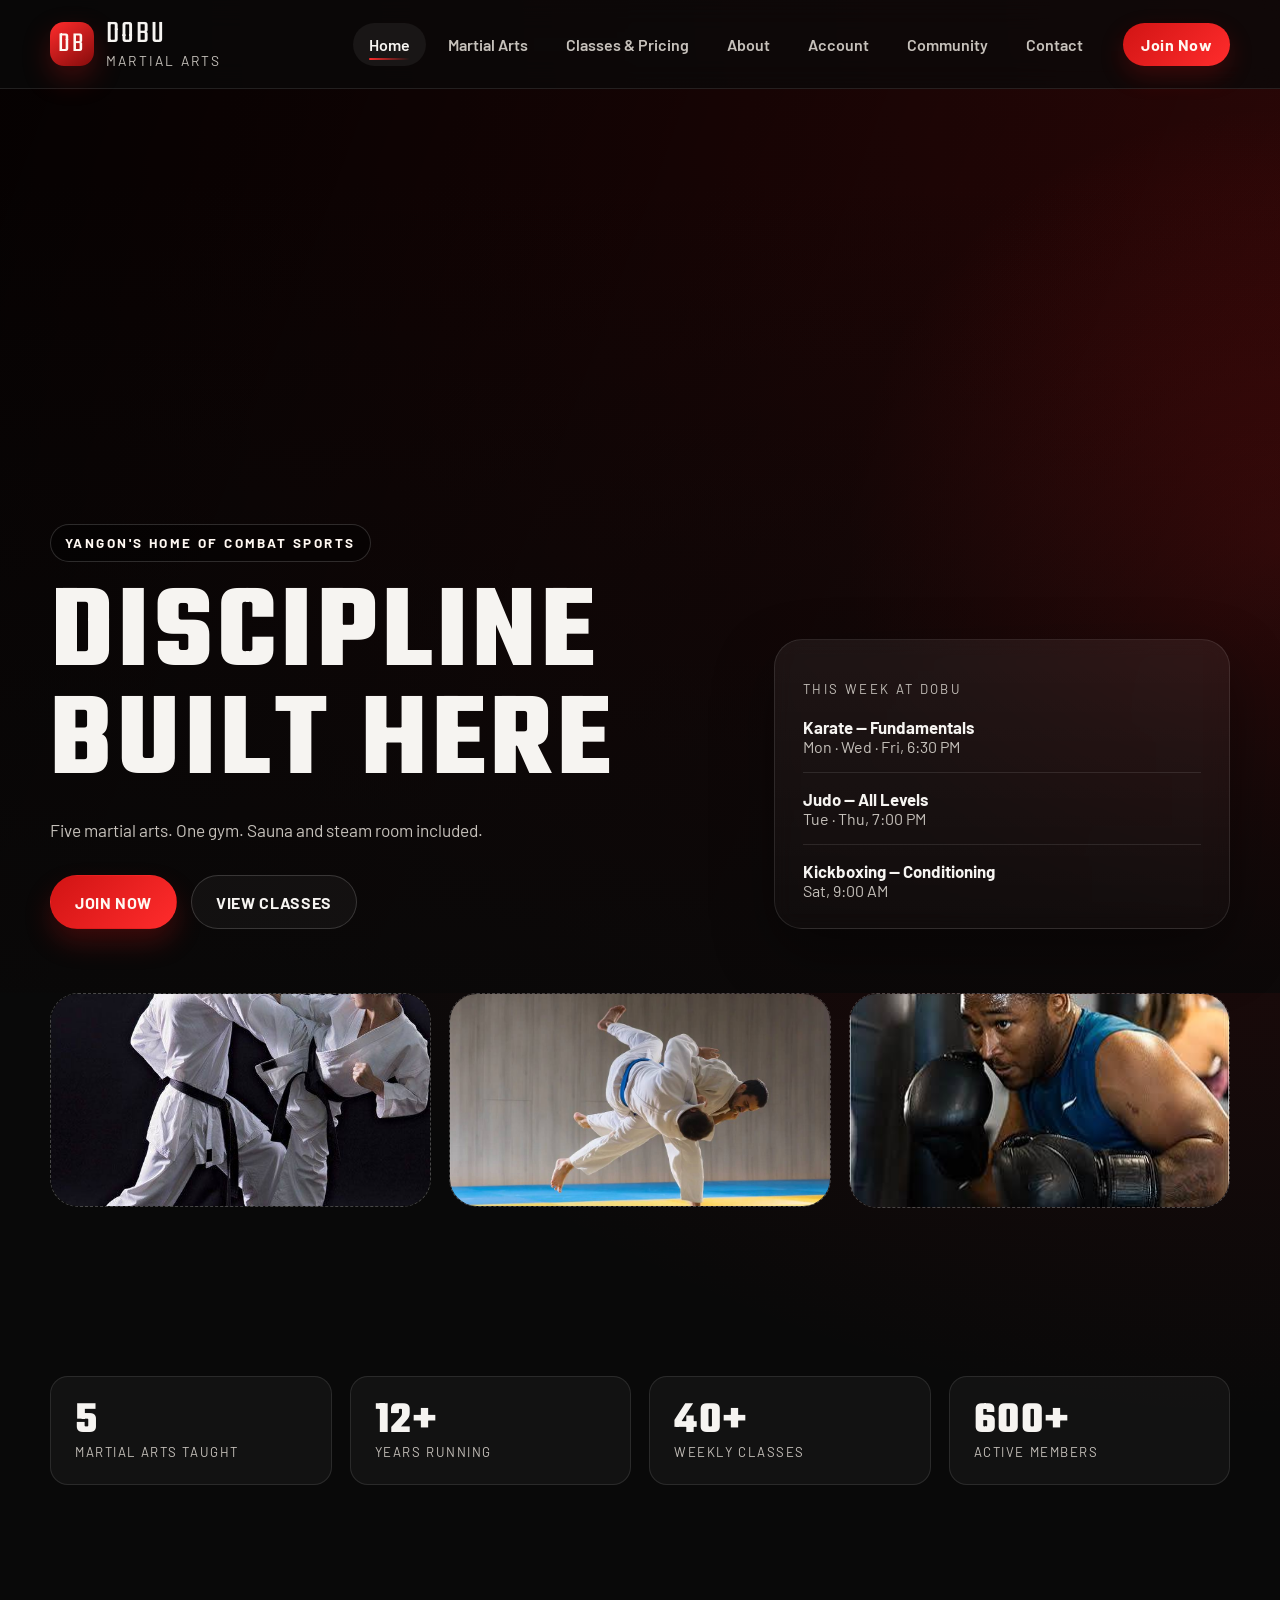
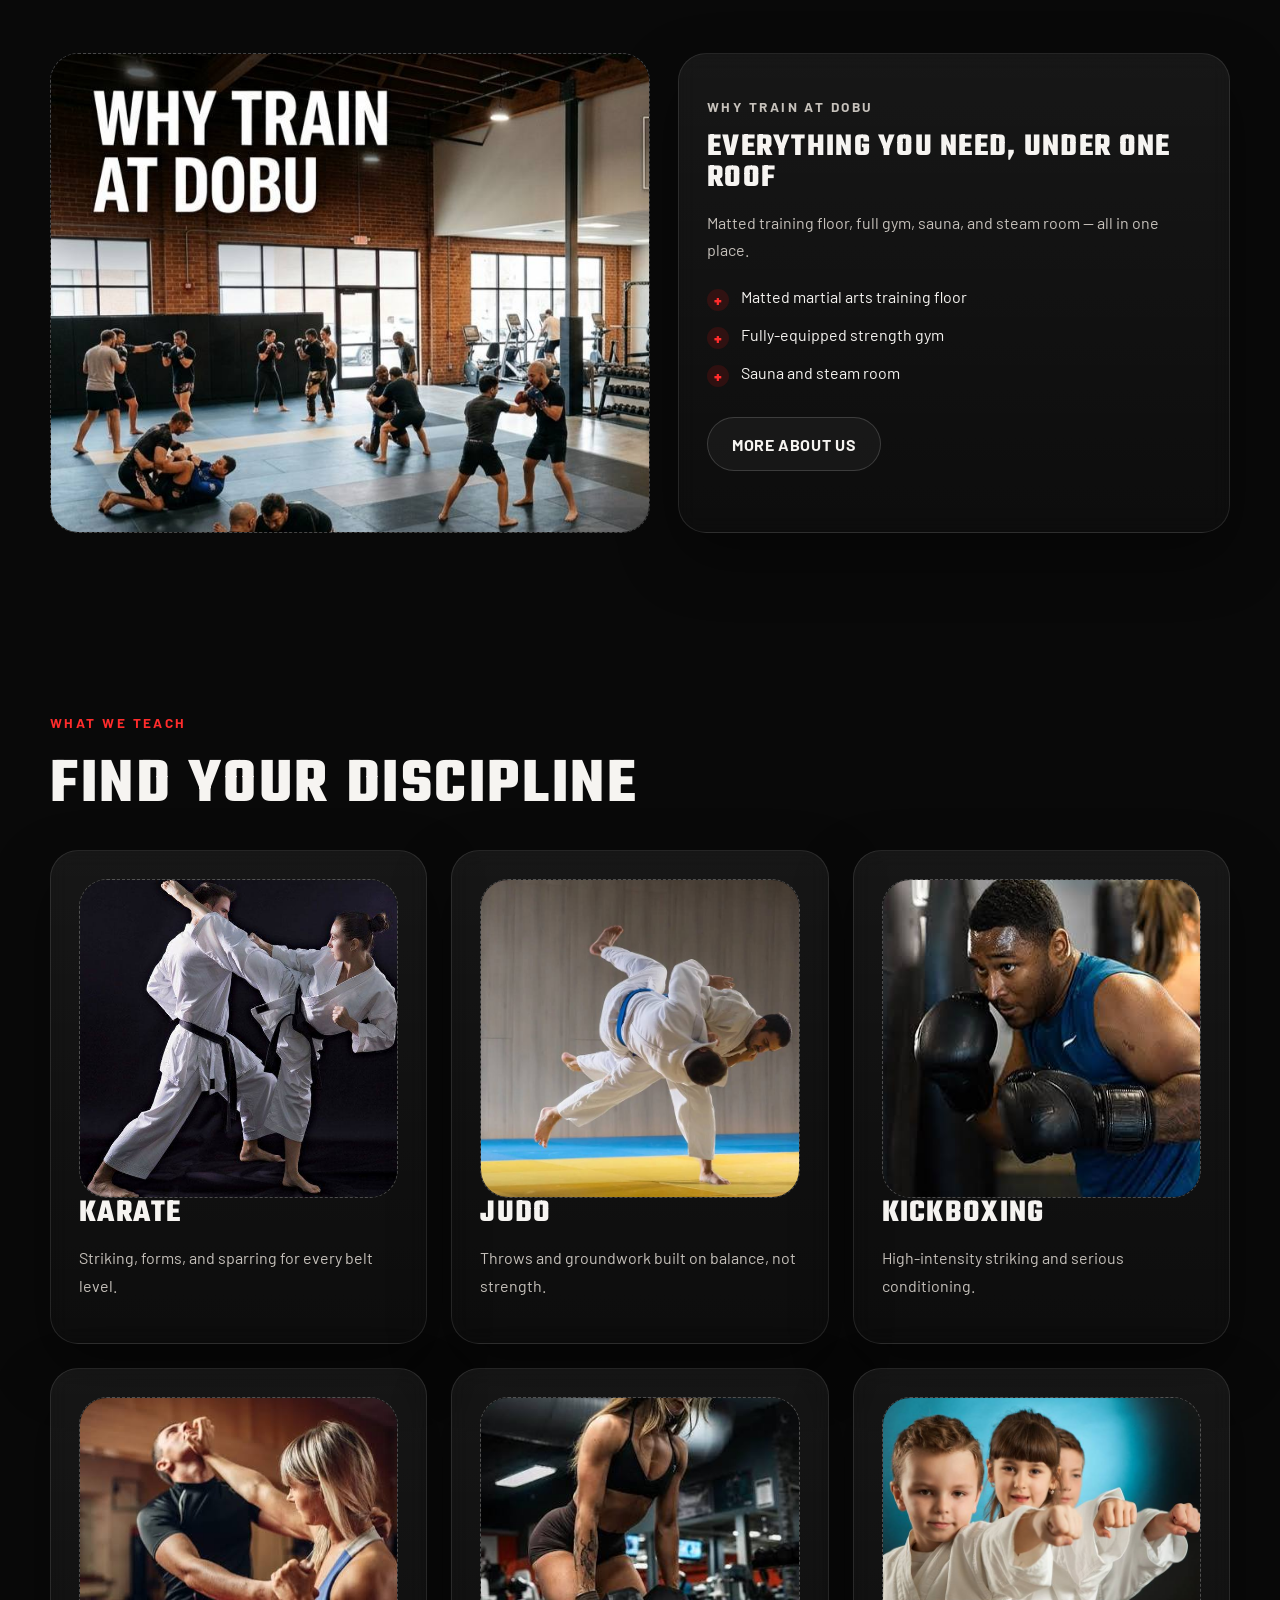
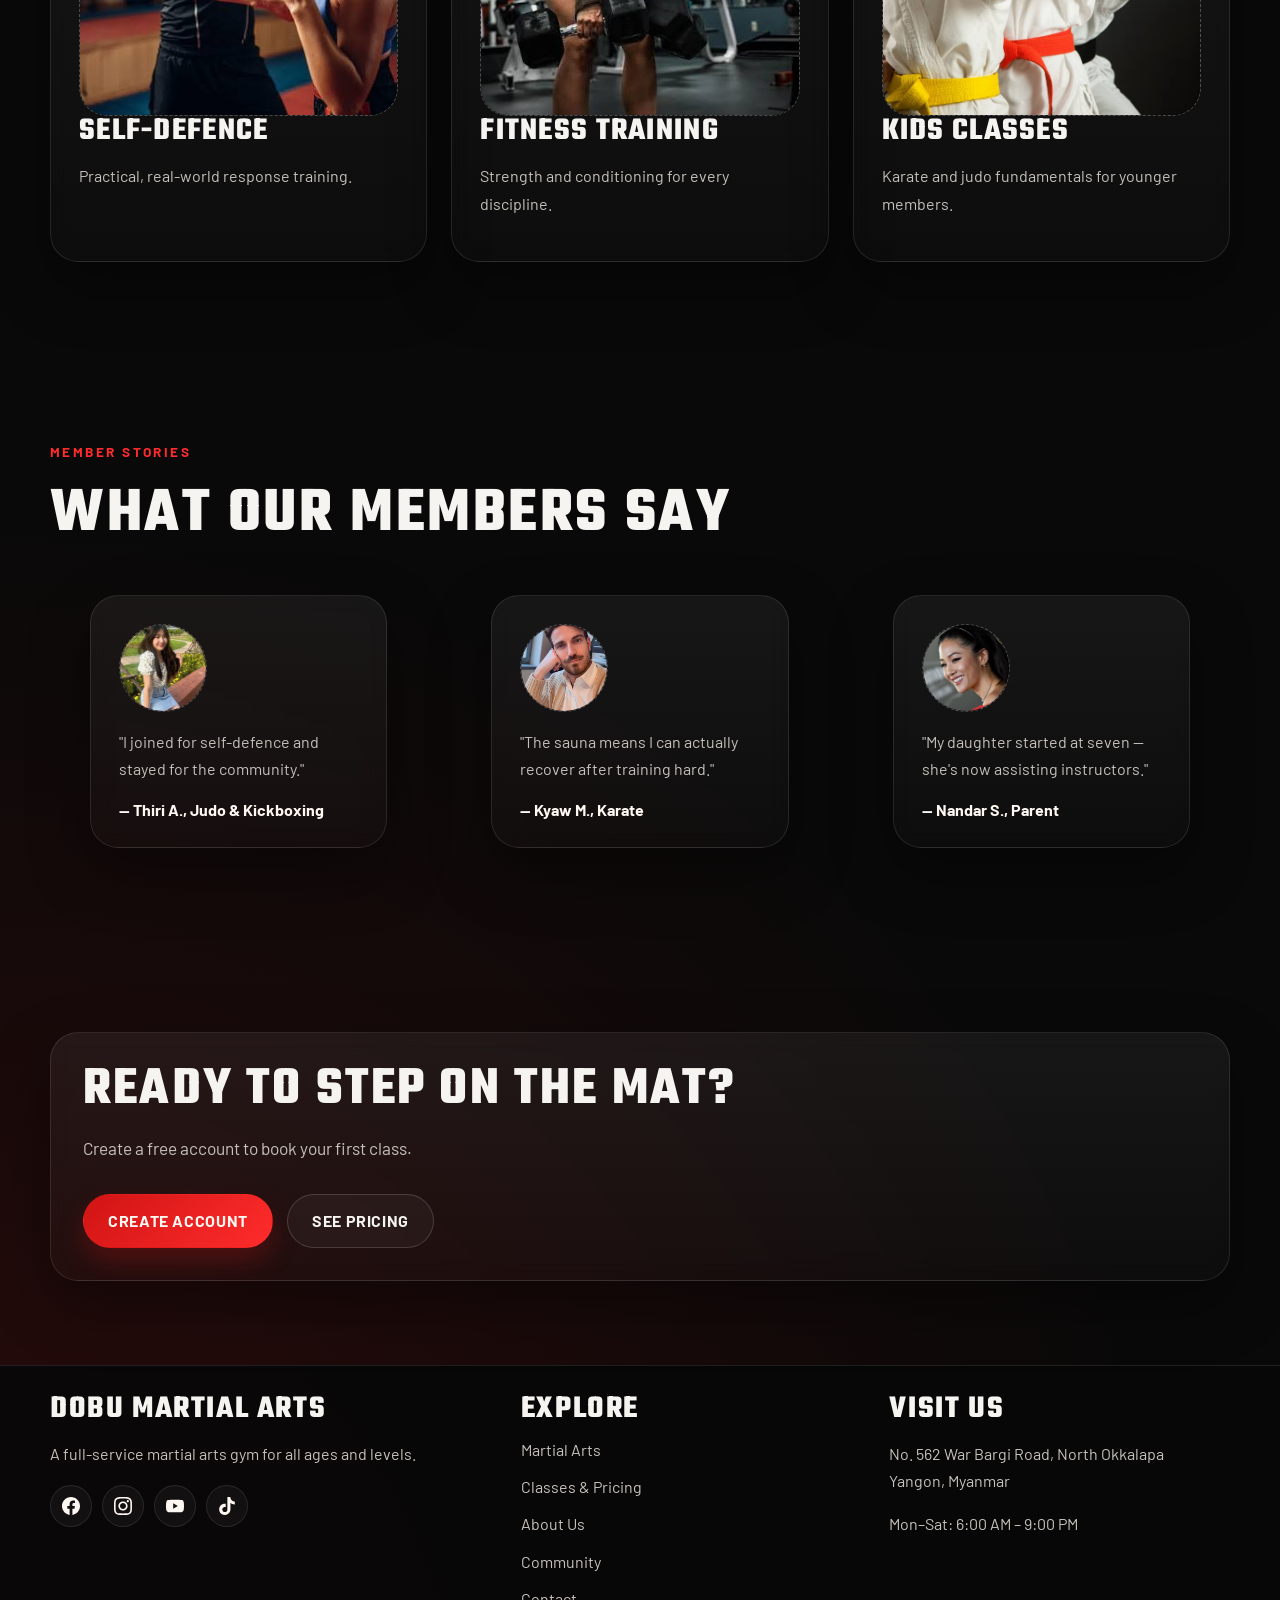
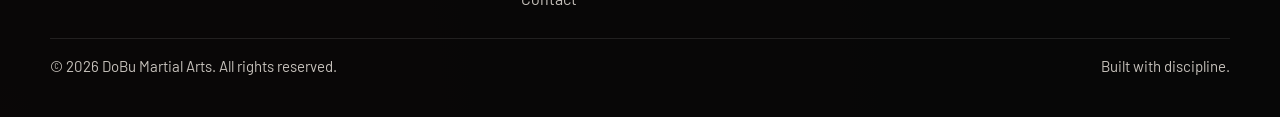
<file: Martial art/index.html>
<!DOCTYPE html>
<html lang="en">

<head>
  <meta charset="UTF-8">
  <meta name="viewport" content="width=device-width, initial-scale=1.0">
  <title>DoBu Martial Arts — Train. Fight. Belong.</title>
  <meta name="description"
    content="DoBu Martial Arts is a full-service gym offering karate, judo, kickboxing, and self-defence classes, plus a fully-equipped gym, sauna, and steam room.">
  <link rel="stylesheet" href="style.css">
</head>

<body data-page="home" data-nav-open="false">
  <div class="site-shell">

    <!-- ============ HEADER ============ -->
    <header class="site-header">
      <div class="container header-row">
        <a href="index.html" class="brand">
          <span class="brand-mark">DB</span>
          <span class="brand-copy">
            <span class="brand-title">DoBu</span>
            <span class="brand-subtitle">Martial Arts</span>
          </span>
        </a>

        <nav class="site-nav" aria-label="Primary">
          <ul class="nav-list">
            <li><a href="index.html" class="nav-link" data-nav-id="home">Home</a></li>
            <li><a href="martial-arts.html" class="nav-link" data-nav-id="martial-arts">Martial Arts</a></li>
            <li><a href="classes-pricing.html" class="nav-link" data-nav-id="classes-pricing">Classes &amp; Pricing</a>
            </li>
            <li><a href="about.html" class="nav-link" data-nav-id="about">About</a></li>
            <li><a href="login.html" class="nav-link" data-nav-id="account">Account</a></li>
            <li><a href="community.html" class="nav-link" data-nav-id="community">Community</a></li>
            <li><a href="contact.html" class="nav-link" data-nav-id="contact">Contact</a></li>
          </ul>
          <a href="login.html" class="header-cta header-cta-desktop">Join Now</a>
        </nav>

        <button class="nav-toggle" aria-label="Toggle menu" aria-expanded="false">
          <span></span><span></span><span></span>
        </button>
      </div>
    </header>

    <!-- ============ HERO ============ -->
    <section class="hero">
      <div class="container hero-grid">
        <div class="hero-copy fade-up">
          <span class="eyebrow">Yangon's Home of Combat Sports</span>
          <h1 class="display-title">Discipline<br>Built Here</h1>
          <p>Five martial arts. One gym. Sauna and steam room included.</p>
          <div class="button-row">
            <a href="login.html" class="button button-primary">Join Now</a>
            <a href="classes-pricing.html" class="button button-secondary">View Classes</a>
          </div>
        </div>

        <div class="hero-panel fade-up">
          <p class="panel-label">This Week At DoBu</p>
          <div class="panel-stack">
            <div class="panel-row">
              <div>
                <strong>Karate — Fundamentals</strong>
                <span>Mon · Wed · Fri, 6:30 PM</span>
              </div>
            </div>
            <div class="panel-row">
              <div>
                <strong>Judo — All Levels</strong>
                <span>Tue · Thu, 7:00 PM</span>
              </div>
            </div>
            <div class="panel-row">
              <div>
                <strong>Kickboxing — Conditioning</strong>
                <span>Sat, 9:00 AM</span>
              </div>
            </div>
          </div>
        </div>
      </div>
    </section>

    <!-- ============ PHOTO STRIP ============ -->
    <div class="section" style="padding-top: 0;">
      <div class="container photo-grid">
        <div class="photo-frame photo-frame--wide"><img src="images/karateAdult-2.jpg"
            alt="Adults practising karate in a DoBu class" class="photo-frame-img"></div>
        <div class="photo-frame photo-frame--wide"><img src="images/judoAdult.jpg"
            alt="Adults practising judo throws on the mat" class="photo-frame-img">
        </div>
        <div class="photo-frame photo-frame--wide"><img src="images/kickboxingMan.jfif"
            alt="Male student training in kickboxing class" class="photo-frame-img"></div>
      </div>
    </div>

    <!-- ============ STATS ============ -->
    <div class="section">
      <div class="container stat-grid">
        <div class="stat-card">
          <strong>5</strong>
          <span>Martial Arts Taught</span>
        </div>
        <div class="stat-card">
          <strong>12+</strong>
          <span>Years Running</span>
        </div>
        <div class="stat-card">
          <strong>40+</strong>
          <span>Weekly Classes</span>
        </div>
        <div class="stat-card">
          <strong>600+</strong>
          <span>Active Members</span>
        </div>
      </div>
    </div>

    <!-- ============ FACILITIES (About preview) ============ -->
    <section class="section">
      <div class="container split-layout">
        <div class="photo-frame photo-frame--tall"><img src="images/everything.jpg"
            alt="Overview of DoBu gym facilities including matted floor and strength equipment" class="photo-frame-img">
        </div>

        <div class="info-panel">
          <p class="section-kicker">Why Train At DoBu</p>
          <h2 class="card-title">Everything You Need, Under One Roof</h2>
          <p>Matted training floor, full gym, sauna, and steam room — all in one place.</p>
          <ul class="check-list">
            <li>Matted martial arts training floor</li>
            <li>Fully-equipped strength gym</li>
            <li>Sauna and steam room</li>
          </ul>
          <div class="button-row">
            <a href="about.html" class="button button-secondary">More About Us</a>
          </div>
        </div>
      </div>
    </section>

    <!-- ============ MARTIAL ARTS HIGHLIGHTS ============ -->
    <section class="section">
      <div class="container">
        <div class="section-header">
          <p class="section-kicker">What We Teach</p>
          <h2 class="section-title">Find Your Discipline</h2>
        </div>

        <div class="feature-grid">
          <article class="card">
            <div class="photo-frame photo-frame--square"><img src="images/karateAdult-2.jpg"
                alt="Adults practising karate striking and forms" class="photo-frame-img"></div>
            <h3 class="card-title">Karate</h3>
            <p>Striking, forms, and sparring for every belt level.</p>
          </article>

          <article class="card">
            <div class="photo-frame photo-frame--square"><img src="images/judoAdult.jpg"
                alt="Students practising judo throws and groundwork" class="photo-frame-img"></div>
            <h3 class="card-title">Judo</h3>
            <p>Throws and groundwork built on balance, not strength.</p>
          </article>

          <article class="card">
            <div class="photo-frame photo-frame--square"><img src="images/kickboxingMan.jfif"
                alt="Male student working through kickboxing combinations" class="photo-frame-img"></div>
            <h3 class="card-title">Kickboxing</h3>
            <p>High-intensity striking and serious conditioning.</p>
          </article>

          <article class="card">
            <div class="photo-frame photo-frame--square"><img src="images/selfdefense.jfif"
                alt="Students practising practical self-defence techniques" class="photo-frame-img"></div>
            <h3 class="card-title">Self-Defence</h3>
            <p>Practical, real-world response training.</p>
          </article>

          <article class="card">
            <div class="photo-frame photo-frame--square"><img src="images/fitnesstrainingWoman.jfif"
                alt="Female member training in a fitness conditioning session" class="photo-frame-img"></div>
            <h3 class="card-title">Fitness Training</h3>
            <p>Strength and conditioning for every discipline.</p>
          </article>

          <article class="card">
            <div class="photo-frame photo-frame--square"><img src="images/kidsKarate.jpg"
                alt="Children learning karate techniques in a kids class" class="photo-frame-img"></div>
            <h3 class="card-title">Kids Classes</h3>
            <p>Karate and judo fundamentals for younger members.</p>
          </article>
        </div>
      </div>
    </section>

    <!-- ============ TESTIMONIALS ============ -->
    <section class="section">
      <div class="container">
        <div class="section-header">
          <p class="section-kicker">Member Stories</p>
          <h2 class="section-title">What Our Members Say</h2>
        </div>

        <div class="testimonial-grid">
          <blockquote class="quote-card">
            <div class="photo-frame photo-frame--round"><img src="images/thiri.jfif"
                alt="Photo of member Thiri A., Judo and Kickboxing student" class="photo-frame-img"></div>
            <p>"I joined for self-defence and stayed for the community."</p>
            <cite>— Thiri A., Judo &amp; Kickboxing</cite>
          </blockquote>

          <blockquote class="quote-card">
            <div class="photo-frame photo-frame--round"><img src="images/kyaw.jfif"
                alt="Photo of member Kyaw M., Karate student" class="photo-frame-img"></div>
            <p>"The sauna means I can actually recover after training hard."</p>
            <cite>— Kyaw M., Karate</cite>
          </blockquote>

          <blockquote class="quote-card">
            <div class="photo-frame photo-frame--round"><img src="images/nandar.jfif"
                alt="Photo of member Nandar S., DoBu parent" class="photo-frame-img"></div>
            <p>"My daughter started at seven — she's now assisting instructors."</p>
            <cite>— Nandar S., Parent</cite>
          </blockquote>
        </div>
      </div>
    </section>

    <!-- ============ CTA BAND ============ -->
    <section class="section">
      <div class="container cta-band">
        <h2>Ready to Step On the Mat?</h2>
        <p class="lede">Create a free account to book your first class.</p>
        <div class="button-row">
          <a href="login.html" class="button button-primary">Create Account</a>
          <a href="classes-pricing.html" class="button button-secondary">See Pricing</a>
        </div>
      </div>
    </section>

    <!-- ============ FOOTER ============ -->
    <footer class="site-footer">
      <div class="container footer-grid">
        <div>
          <h3 class="footer-title">DoBu Martial Arts</h3>
          <p class="footer-copy">A full-service martial arts gym for all ages and levels.</p>
          <div class="social-row">
            <a href="https://facebook.com" class="social-link" aria-label="Facebook" target="_blank"
              rel="noopener noreferrer">
              <svg class="social-icon-svg" xmlns="http://www.w3.org/2000/svg" viewBox="0 0 24 24" fill="currentColor"
                aria-hidden="true">
                <path
                  d="M24 12.073c0-6.627-5.373-12-12-12s-12 5.373-12 12c0 5.99 4.388 10.954 10.125 11.854v-8.385H7.078v-3.47h3.047V9.43c0-3.007 1.792-4.669 4.533-4.669 1.312 0 2.686.235 2.686.235v2.953H15.83c-1.491 0-1.956.925-1.956 1.874v2.25h3.328l-.532 3.47h-2.796v8.385C19.612 23.027 24 18.062 24 12.073z" />
              </svg>
            </a>
            <a href="https://instagram.com" class="social-link" aria-label="Instagram" target="_blank"
              rel="noopener noreferrer">
              <svg class="social-icon-svg" xmlns="http://www.w3.org/2000/svg" viewBox="0 0 24 24" fill="currentColor"
                aria-hidden="true">
                <path
                  d="M12 2.163c3.204 0 3.584.012 4.85.07 3.252.148 4.771 1.691 4.919 4.919.058 1.265.069 1.645.069 4.849 0 3.205-.012 3.584-.069 4.849-.149 3.225-1.664 4.771-4.919 4.919-1.266.058-1.644.07-4.85.07-3.204 0-3.584-.012-4.849-.07-3.26-.149-4.771-1.699-4.919-4.92-.058-1.265-.07-1.644-.07-4.849 0-3.204.013-3.583.07-4.849.149-3.227 1.664-4.771 4.919-4.919 1.266-.057 1.645-.069 4.849-.069zm0-2.163c-3.259 0-3.667.014-4.947.072-4.358.2-6.78 2.618-6.98 6.98-.059 1.281-.073 1.689-.073 4.948 0 3.259.014 3.668.072 4.948.2 4.358 2.618 6.78 6.98 6.98 1.281.058 1.689.072 4.948.072 3.259 0 3.668-.014 4.948-.072 4.354-.2 6.782-2.618 6.979-6.98.059-1.28.073-1.689.073-4.948 0-3.259-.014-3.667-.072-4.947-.196-4.354-2.617-6.78-6.979-6.98-1.281-.059-1.69-.073-4.949-.073zm0 5.838c-3.403 0-6.162 2.759-6.162 6.162s2.759 6.163 6.162 6.163 6.162-2.759 6.162-6.163c0-3.403-2.759-6.162-6.162-6.162zm0 10.162c-2.209 0-4-1.79-4-4 0-2.209 1.791-4 4-4s4 1.791 4 4c0 2.21-1.791 4-4 4zm6.406-11.845c-.796 0-1.441.645-1.441 1.44s.645 1.44 1.441 1.44c.795 0 1.439-.645 1.439-1.44s-.644-1.44-1.439-1.44z" />
              </svg>
            </a>
            <a href="https://youtube.com" class="social-link" aria-label="YouTube" target="_blank"
              rel="noopener noreferrer">
              <svg class="social-icon-svg" xmlns="http://www.w3.org/2000/svg" viewBox="0 0 24 24" fill="currentColor"
                aria-hidden="true">
                <path
                  d="M23.498 6.186a3.016 3.016 0 0 0-2.122-2.136C19.505 3.545 12 3.545 12 3.545s-7.505 0-9.377.505A3.017 3.017 0 0 0 .502 6.186C0 8.07 0 12 0 12s0 3.93.502 5.814a3.016 3.016 0 0 0 2.122 2.136c1.871.505 9.376.505 9.376.505s7.505 0 9.377-.505a3.015 3.015 0 0 0 2.122-2.136C24 15.93 24 12 24 12s0-3.93-.502-5.814zM9.545 15.568V8.432L15.818 12l-6.273 3.568z" />
              </svg>
            </a>
            <a href="https://tiktok.com" class="social-link" aria-label="TikTok" target="_blank"
              rel="noopener noreferrer">
              <svg class="social-icon-svg" xmlns="http://www.w3.org/2000/svg" viewBox="0 0 24 24" fill="currentColor"
                aria-hidden="true">
                <path
                  d="M12.525.02c1.31-.02 2.61-.01 3.91-.02.08 1.53.63 3.09 1.75 4.17 1.12 1.11 2.7 1.62 4.24 1.79v4.03c-1.44-.05-2.89-.35-4.2-.97-.57-.26-1.1-.59-1.62-.93-.01 2.92.01 5.84-.02 8.75-.08 1.4-.54 2.79-1.35 3.94-1.31 1.92-3.58 3.17-5.91 3.21-1.43.08-2.86-.31-4.08-1.03-2.02-1.19-3.44-3.37-3.65-5.71-.02-.5-.03-1-.01-1.49.18-1.9 1.12-3.72 2.58-4.96 1.66-1.44 3.98-2.13 6.15-1.72.02 1.48-.04 2.96-.04 4.44-.99-.32-2.15-.23-3.02.37-.63.41-1.11 1.04-1.36 1.75-.21.51-.15 1.07-.14 1.61.24 1.64 1.82 3.02 3.5 2.87 1.12-.01 2.19-.66 2.77-1.61.19-.33.4-.67.41-1.06.1-1.79.06-3.57.07-5.36.01-4.03-.01-8.05.02-12.07z" />
              </svg>
            </a>
          </div>
        </div>

        <div>
          <h3 class="footer-title">Explore</h3>
          <nav class="footer-links">
            <a href="martial-arts.html">Martial Arts</a>
            <a href="classes-pricing.html">Classes &amp; Pricing</a>
            <a href="about.html">About Us</a>
            <a href="community.html">Community</a>
            <a href="contact.html">Contact</a>
          </nav>
        </div>

        <div>
          <h3 class="footer-title">Visit Us</h3>
          <p class="footer-meta">No. 562 War Bargi Road, North Okkalapa<br>Yangon, Myanmar</p>
          <p class="footer-meta">Mon–Sat: 6:00 AM – 9:00 PM</p>
        </div>
      </div>

      <div class="container footer-bottom">
        <span>© 2026 DoBu Martial Arts. All rights reserved.</span>
        <span>Built with discipline.</span>
      </div>
    </footer>

  </div>

  <script src="script.js" defer></script>
</body>

</html>
</file>
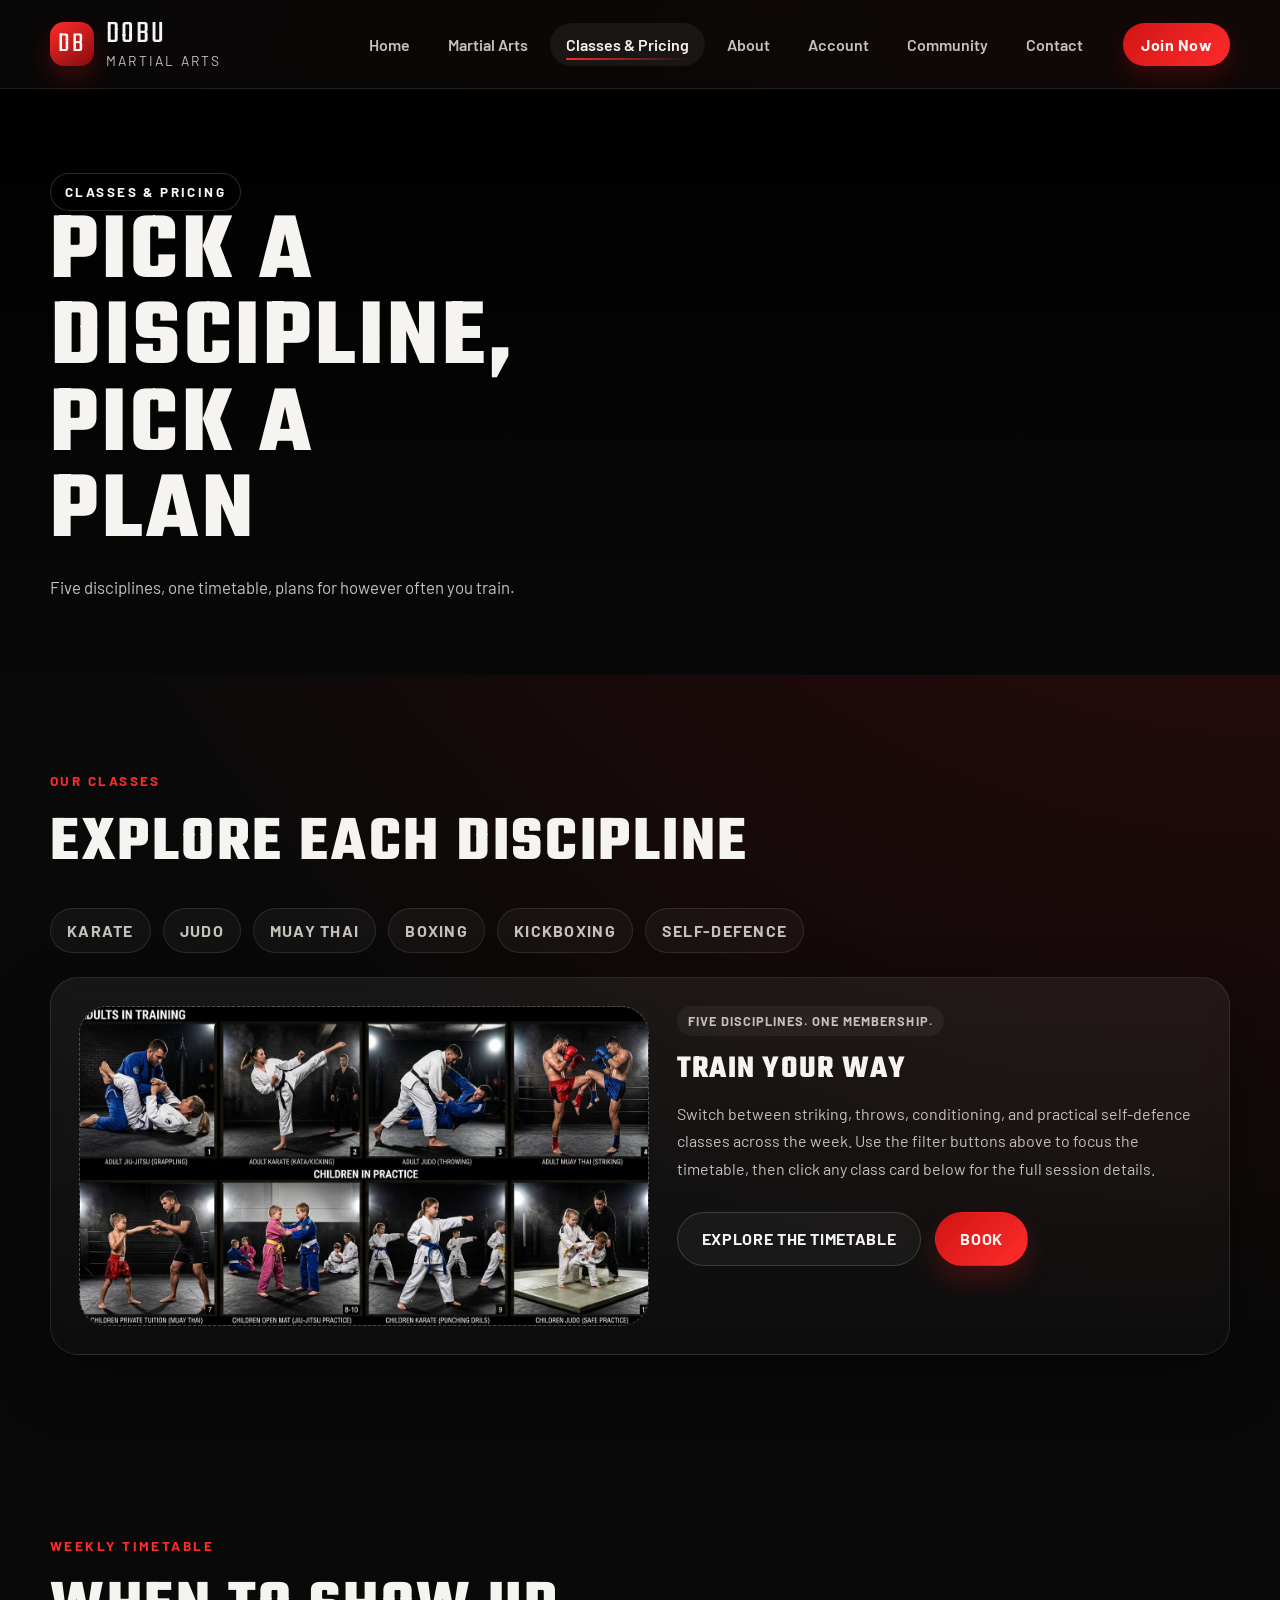
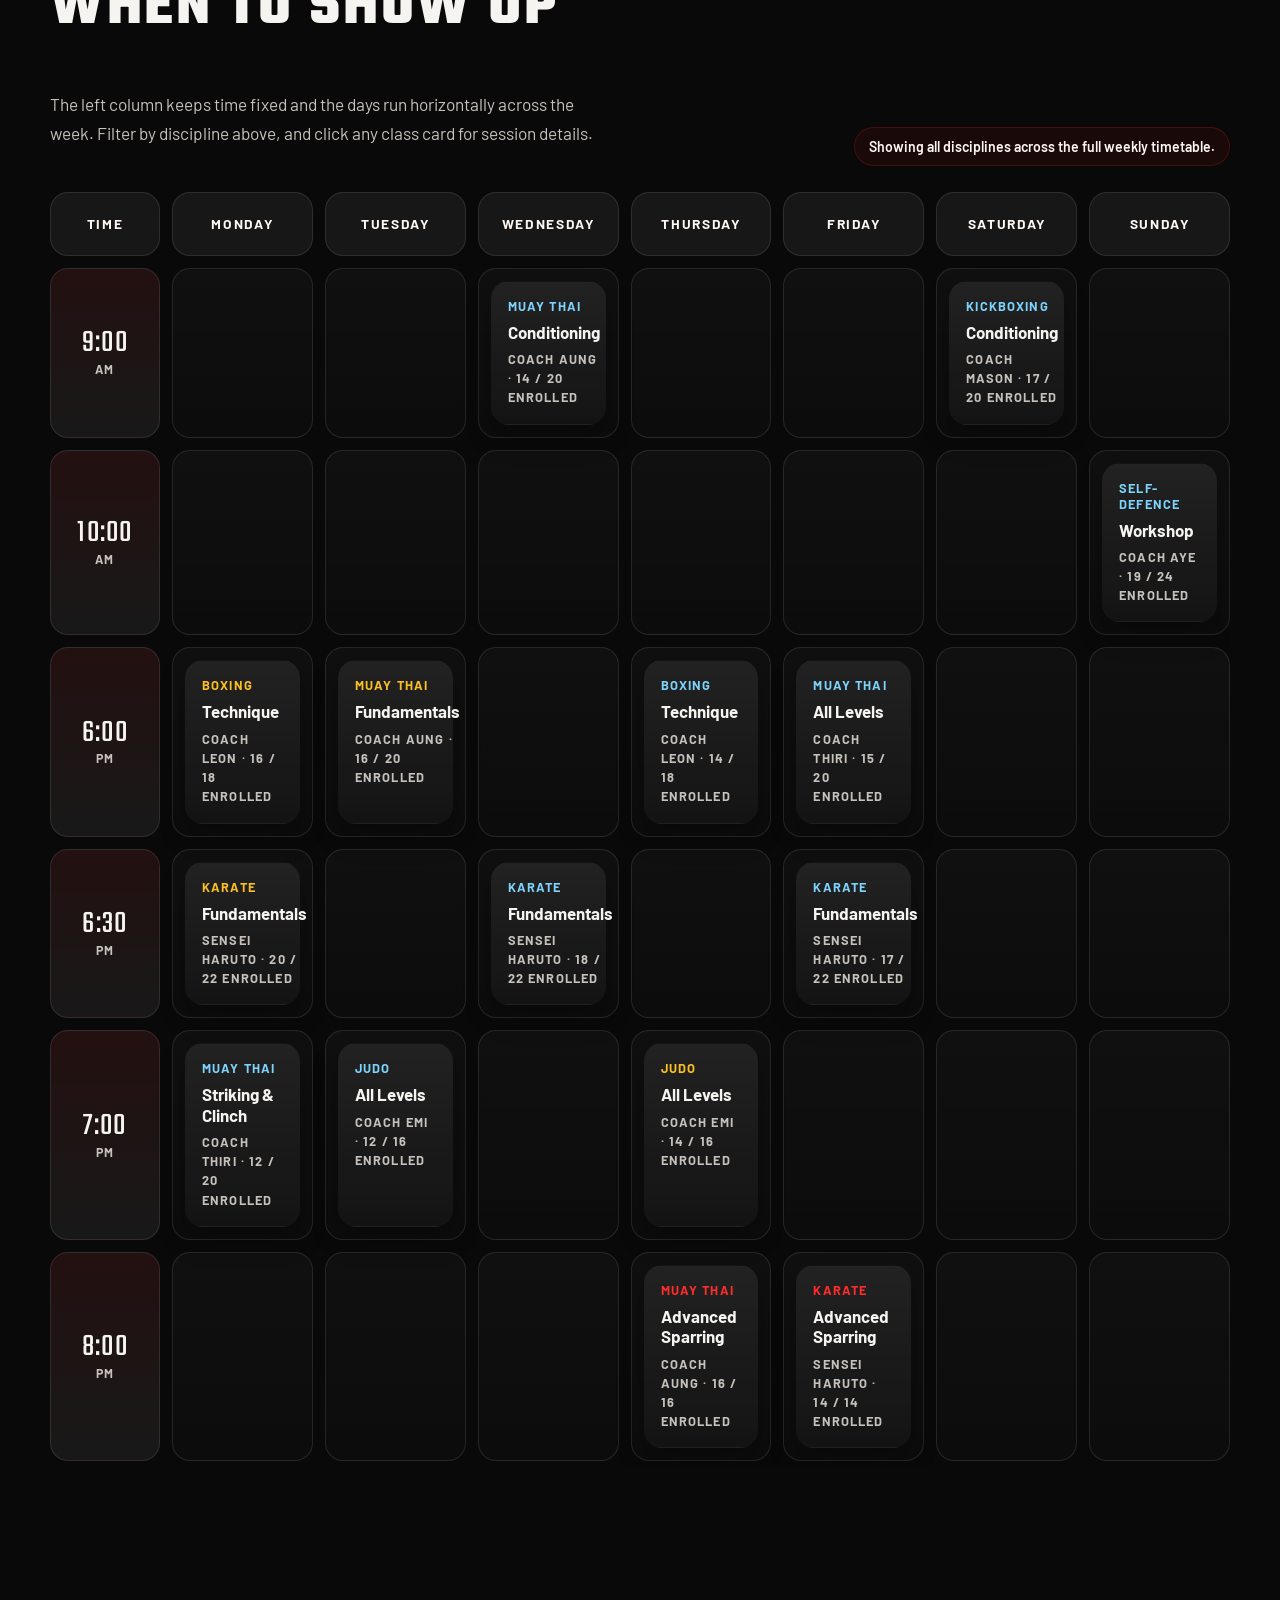
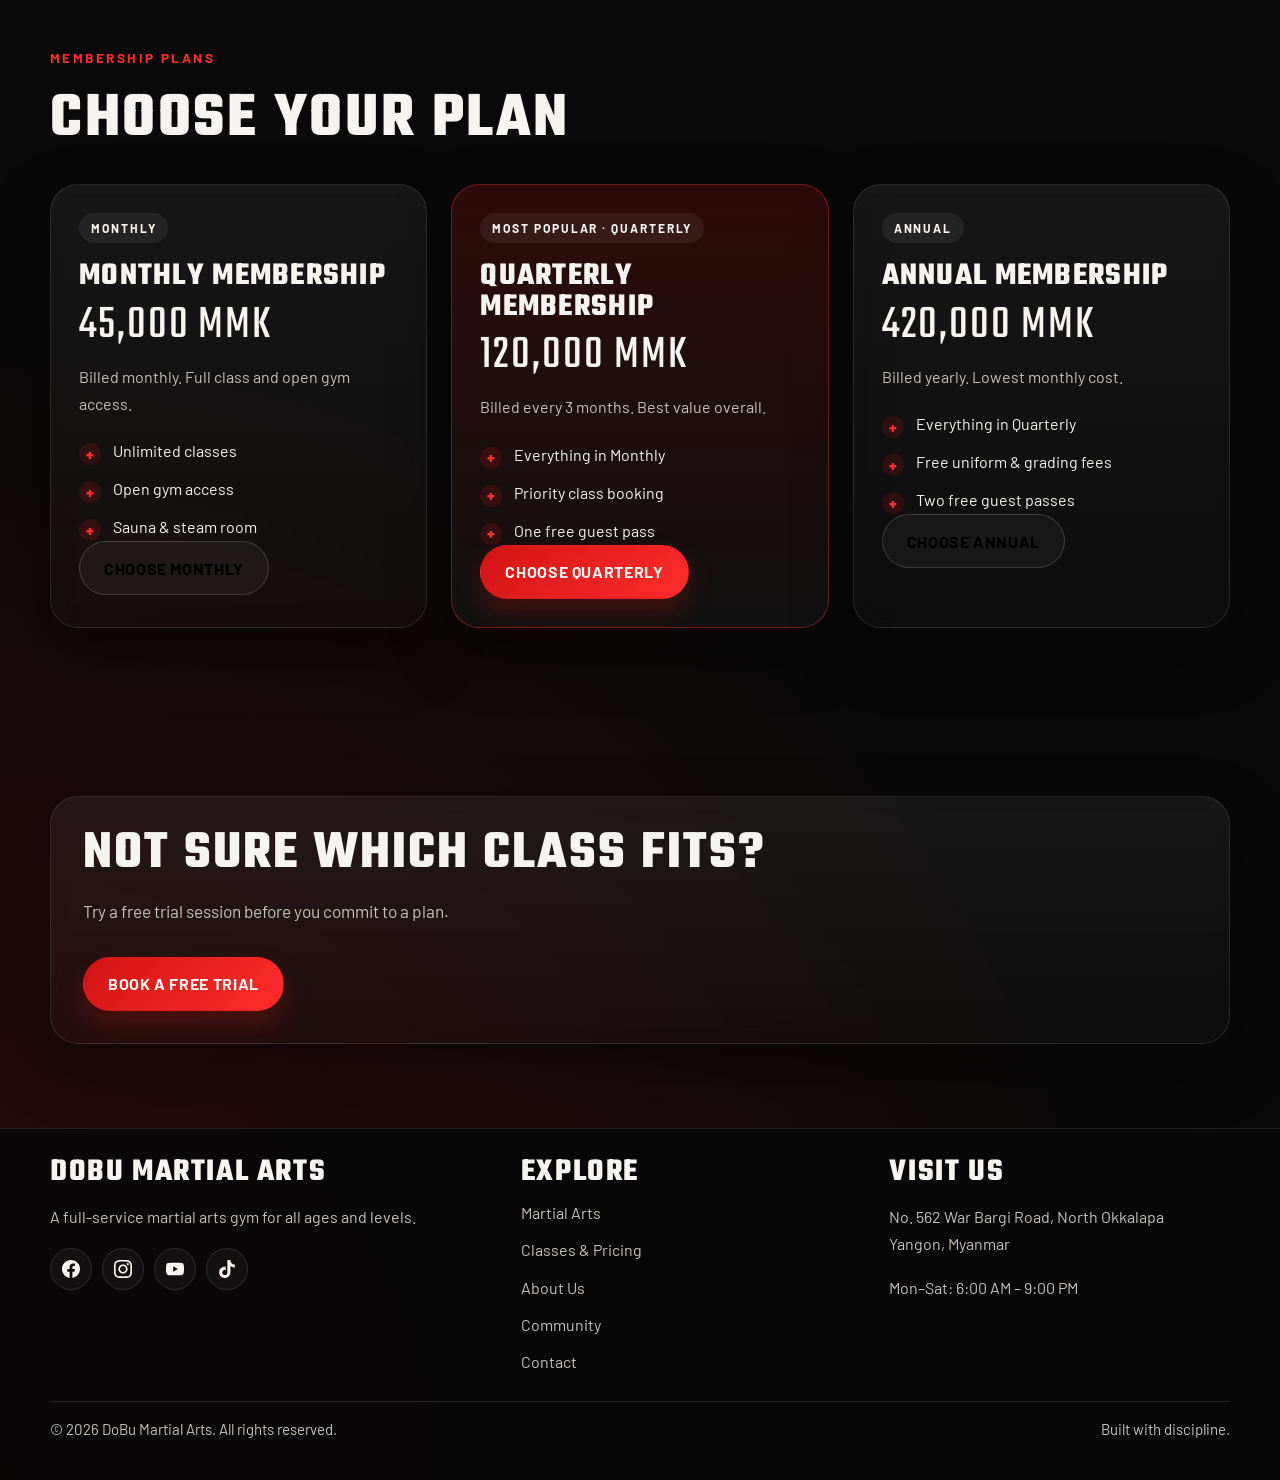
<file: Martial art/classes-pricing.html>
<!DOCTYPE html>
<html lang="en">

<head>
  <meta charset="UTF-8">
  <meta name="viewport" content="width=device-width, initial-scale=1.0">
  <title>Classes &amp; Pricing — DoBu Martial Arts</title>
  <meta name="description"
    content="Explore DoBu Martial Arts classes — Karate, Judo, Boxing, Kickboxing, and Self-Defence — plus our weekly timetable and membership pricing.">
  <link rel="stylesheet" href="style.css">
</head>

<body data-page="classes-pricing" data-nav-open="false">
  <div class="site-shell">

    <!-- ============ HEADER ============ -->
    <header class="site-header">
      <div class="container header-row">
        <a href="index.html" class="brand">
          <span class="brand-mark">DB</span>
          <span class="brand-copy">
            <span class="brand-title">DoBu</span>
            <span class="brand-subtitle">Martial Arts</span>
          </span>
        </a>

        <nav class="site-nav" aria-label="Primary">
          <ul class="nav-list">
            <li><a href="index.html" class="nav-link" data-nav-id="home">Home</a></li>
            <li><a href="martial-arts.html" class="nav-link" data-nav-id="martial-arts">Martial Arts</a></li>
            <li><a href="classes-pricing.html" class="nav-link" data-nav-id="classes-pricing">Classes &amp; Pricing</a>
            </li>
            <li><a href="about.html" class="nav-link" data-nav-id="about">About</a></li>
            <li><a href="account.html" class="nav-link" data-nav-id="account">Account</a></li>
            <li><a href="community.html" class="nav-link" data-nav-id="community">Community</a></li>
            <li><a href="contact.html" class="nav-link" data-nav-id="contact">Contact</a></li>
          </ul>
          <a href="login.html" class="header-cta header-cta-desktop">Join Now</a>
        </nav>

        <button class="nav-toggle" aria-label="Toggle menu" aria-expanded="false">
          <span></span><span></span><span></span>
        </button>
      </div>
    </header>

    <!-- ============ PAGE BANNER ============ -->
    <section class="page-banner">
      <div class="container">
        <span class="eyebrow">Classes &amp; Pricing</span>
        <h1>Pick A Discipline,<br>Pick A Plan</h1>
        <p>Five disciplines, one timetable, plans for however often you train.</p>
      </div>
    </section>

    <!-- ============ MARTIAL ARTS TABS ============ -->
    <section class="section" id="classes">
      <div class="container">
        <div class="section-header">
          <p class="section-kicker">Our Classes</p>
          <h2 class="section-title">Explore Each Discipline</h2>
        </div>

        <div data-tab-group data-panels-target="#class-panels">
          <div class="tab-buttons" role="tablist" aria-label="Martial arts classes">
            <button type="button" role="tab" class="tab-button" data-tab="tab-karate" data-class-filter="karate"
              aria-selected="false">Karate</button>
            <button type="button" role="tab" class="tab-button" data-tab="tab-judo" data-class-filter="judo"
              aria-selected="false">Judo</button>
            <button type="button" role="tab" class="tab-button" data-tab="tab-muaythai" data-class-filter="muaythai"
              aria-selected="false">Muay Thai</button>
            <button type="button" role="tab" class="tab-button" data-tab="tab-boxing" data-class-filter="boxing"
              aria-selected="false">Boxing</button>
            <button type="button" role="tab" class="tab-button" data-tab="tab-kickboxing" data-class-filter="kickboxing"
              aria-selected="false">Kickboxing</button>
            <button type="button" role="tab" class="tab-button" data-tab="tab-selfdefence"
              data-class-filter="selfdefence" aria-selected="false">Self-Defence</button>
          </div>

          <div id="class-panels">
            <article class="tab-panel" id="tab-all">
              <div class="split-layout">
                <div class="photo-frame photo-frame--wide"><img src="images/background.jpg"
                    alt="DoBu members training together on the mat" class="photo-frame-img"></div>
                <div>
                  <span class="pill">Five Disciplines. One Membership.</span>
                  <h3 class="card-title">Train Your Way</h3>
                  <p>Switch between striking, throws, conditioning, and practical self-defence classes across the week.
                    Use the filter buttons above to focus the timetable, then click any class card below for the full
                    session details.</p>
                  <div class="button-row">
                    <a href="#timetable" class="button button-secondary">Explore The Timetable</a>
                    <button type="button" class="button button-primary"
                      data-book-class="Mixed Disciplines">Book</button>
                  </div>
                </div>
              </div>
            </article>

            <article class="tab-panel" id="tab-karate" hidden>
              <div class="split-layout">
                <div class="photo-frame photo-frame--wide"><img src="images/karateAdult-2.jpg"
                    alt="Karate class training in the dojo" class="photo-frame-img"></div>
                <div>
                  <span class="pill">Level: Beginner – Advanced</span>
                  <h3 class="card-title">Karate</h3>
                  <p>Traditional striking, footwork, stances, and kata for every belt level, with sessions that balance
                    technique, control, and conditioning.</p>
                  <div class="button-row">
                    <a href="#timetable" class="button button-secondary">View Schedule</a>
                    <button type="button" class="button button-primary" data-book-class="Karate">Book</button>
                  </div>
                </div>
              </div>
            </article>

            <article class="tab-panel" id="tab-judo" hidden>
              <div class="split-layout">
                <div class="photo-frame photo-frame--wide"><img src="images/judoAdult.jpg"
                    alt="Judo training session on the mats" class="photo-frame-img"></div>
                <div>
                  <span class="pill">Level: All Levels</span>
                  <h3 class="card-title">Judo</h3>
                  <p>Throws, breakfalls, and groundwork built on balance, leverage, and controlled partner work.</p>
                  <div class="button-row">
                    <a href="#timetable" class="button button-secondary">View Schedule</a>
                    <button type="button" class="button button-primary" data-book-class="Judo">Book</button>
                  </div>
                </div>
              </div>
            </article>

            <article class="tab-panel" id="tab-muaythai" hidden>
              <div class="split-layout">
                <div class="photo-frame photo-frame--wide"><img src="images/muaythai2.jpg"
                    alt="Muay Thai training session on the mats" class="photo-frame-img"></div>
                <div>
                  <span class="pill">Level: All Levels</span>
                  <h3 class="card-title">Muay Thai</h3>
                  <p>Muay Thai, the Art of Eight Limbs, focuses on devastating elbow and knee strikes, powerful
                    clinching
                    techniques, and intense physical conditioning.</p>
                  <div class="button-row">
                    <a href="#timetable" class="button button-secondary">View Schedule</a>
                    <button type="button" class="button button-primary" data-book-class="Muay Thai">Book</button>
                  </div>
                </div>
              </div>
            </article>

            <article class="tab-panel" id="tab-boxing" hidden>
              <div class="split-layout">
                <div class="photo-frame photo-frame--wide"><img src="images/boxing.png"
                    alt="Boxing training class with pads and footwork drills" class="photo-frame-img"></div>
                <div>
                  <span class="pill">Level: Beginner – Intermediate</span>
                  <h3 class="card-title">Boxing</h3>
                  <p>Sharp footwork, clean combinations, defensive movement, and conditioning in a fast, focused
                    session.</p>
                  <div class="button-row">
                    <a href="#timetable" class="button button-secondary">View Schedule</a>
                    <button type="button" class="button button-primary" data-book-class="Boxing">Book</button>
                  </div>
                </div>
              </div>
            </article>

            <article class="tab-panel" id="tab-kickboxing" hidden>
              <div class="split-layout">
                <div class="photo-frame photo-frame--wide"><img src="images/kickboxingWoman.jfif"
                    alt="Kickboxing class working through striking drills" class="photo-frame-img"></div>
                <div>
                  <span class="pill">Level: Intermediate – Advanced</span>
                  <h3 class="card-title">Kickboxing</h3>
                  <p>High-output striking that combines hands, kicks, pad rounds, and relentless conditioning.</p>
                  <div class="button-row">
                    <a href="#timetable" class="button button-secondary">View Schedule</a>
                    <button type="button" class="button button-primary" data-book-class="Kickboxing">Book</button>
                  </div>
                </div>
              </div>
            </article>

            <article class="tab-panel" id="tab-selfdefence" hidden>
              <div class="split-layout">
                <div class="photo-frame photo-frame--wide"><img src="images/selfdefense.jfif"
                    alt="Self-defence class learning practical scenarios" class="photo-frame-img"></div>
                <div>
                  <span class="pill">Level: All Levels</span>
                  <h3 class="card-title">Self-Defence</h3>
                  <p>Practical, scenario-based training focused on awareness, escape options, and decision-making under
                    pressure.</p>
                  <div class="button-row">
                    <a href="#timetable" class="button button-secondary">View Schedule</a>
                    <button type="button" class="button button-primary" data-book-class="Self-Defence">Book</button>
                  </div>
                </div>
              </div>
            </article>
          </div>
        </div>
      </div>
    </section>

    <!-- ============ TIMETABLE ============ -->
    <section class="section" id="timetable">
      <div class="container">
        <div class="section-header">
          <p class="section-kicker">Weekly Timetable</p>
          <h2 class="section-title">When To Show Up</h2>
        </div>

        <div class="schedule-toolbar">
          <p class="lede">The left column keeps time fixed and the days run horizontally across the week. Filter by
            discipline above, and click any class card for session details.</p>
          <p class="schedule-feedback" data-filter-feedback>Showing all disciplines across the full weekly timetable.
          </p>
        </div>

        <div class="timetable-scroller">
          <div class="timetable-board" role="table" aria-label="DoBu Martial Arts weekly timetable">
            <div class="timetable-row timetable-row--head" role="row">
              <div class="timetable-axis" role="columnheader">Time</div>
              <div class="timetable-day" role="columnheader">Monday</div>
              <div class="timetable-day" role="columnheader">Tuesday</div>
              <div class="timetable-day" role="columnheader">Wednesday</div>
              <div class="timetable-day" role="columnheader">Thursday</div>
              <div class="timetable-day" role="columnheader">Friday</div>
              <div class="timetable-day" role="columnheader">Saturday</div>
              <div class="timetable-day" role="columnheader">Sunday</div>
            </div>

            <div class="timetable-row" role="row">
              <div class="time-slot" role="rowheader"><span>9:00</span><small>AM</small></div>
              <div class="timetable-cell" role="cell"></div>
              <div class="timetable-cell" role="cell"></div>
              <div class="timetable-cell" role="cell">
                <button type="button" class="schedule-card" data-discipline="muaythai"
                  data-class-name="Muay Thai Conditioning" data-discipline-label="Muay Thai"
                  data-instructor="Coach Aung" data-day="Wednesday" data-start="9:00 AM" data-end="10:00 AM"
                  data-capacity="20" data-enrolled="14" data-status="Open" data-status-tone="open">
                  <span class="schedule-card__discipline">Muay Thai</span>
                  <strong>Conditioning</strong>
                  <span class="schedule-card__meta">Coach Aung · 14 / 20 enrolled</span>
                </button>
              </div>
              <div class="timetable-cell" role="cell"></div>
              <div class="timetable-cell" role="cell"></div>
              <div class="timetable-cell" role="cell">
                <button type="button" class="schedule-card" data-discipline="kickboxing"
                  data-class-name="Kickboxing Conditioning" data-discipline-label="Kickboxing"
                  data-instructor="Coach Mason" data-day="Saturday" data-start="9:00 AM" data-end="10:15 AM"
                  data-capacity="20" data-enrolled="17" data-status="Open" data-status-tone="open">
                  <span class="schedule-card__discipline">Kickboxing</span>
                  <strong>Conditioning</strong>
                  <span class="schedule-card__meta">Coach Mason · 17 / 20 enrolled</span>
                </button>
              </div>
              <div class="timetable-cell" role="cell"></div>
            </div>

            <div class="timetable-row" role="row">
              <div class="time-slot" role="rowheader"><span>10:00</span><small>AM</small></div>
              <div class="timetable-cell" role="cell"></div>
              <div class="timetable-cell" role="cell"></div>
              <div class="timetable-cell" role="cell"></div>
              <div class="timetable-cell" role="cell"></div>
              <div class="timetable-cell" role="cell"></div>
              <div class="timetable-cell" role="cell"></div>
              <div class="timetable-cell" role="cell">
                <button type="button" class="schedule-card" data-discipline="selfdefence"
                  data-class-name="Self-Defence Workshop" data-discipline-label="Self-Defence"
                  data-instructor="Coach Aye" data-day="Sunday" data-start="10:00 AM" data-end="11:30 AM"
                  data-capacity="24" data-enrolled="19" data-status="Open" data-status-tone="open">
                  <span class="schedule-card__discipline">Self-Defence</span>
                  <strong>Workshop</strong>
                  <span class="schedule-card__meta">Coach Aye · 19 / 24 enrolled</span>
                </button>
              </div>
            </div>

            <div class="timetable-row" role="row">
              <div class="time-slot" role="rowheader"><span>6:00</span><small>PM</small></div>
              <div class="timetable-cell" role="cell">
                <button type="button" class="schedule-card" data-discipline="boxing" data-class-name="Boxing Technique"
                  data-discipline-label="Boxing" data-instructor="Coach Leon" data-day="Monday" data-start="6:00 PM"
                  data-end="7:00 PM" data-capacity="18" data-enrolled="16" data-status="Limited"
                  data-status-tone="limited">
                  <span class="schedule-card__discipline">Boxing</span>
                  <strong>Technique</strong>
                  <span class="schedule-card__meta">Coach Leon · 16 / 18 enrolled</span>
                </button>
              </div>
              <div class="timetable-cell" role="cell">
                <button type="button" class="schedule-card" data-discipline="muaythai"
                  data-class-name="Muay Thai Fundamentals" data-discipline-label="Muay Thai"
                  data-instructor="Coach Aung" data-day="Tuesday" data-start="6:00 PM" data-end="7:00 PM"
                  data-capacity="20" data-enrolled="16" data-status="Limited" data-status-tone="limited">
                  <span class="schedule-card__discipline">Muay Thai</span>
                  <strong>Fundamentals</strong>
                  <span class="schedule-card__meta">Coach Aung · 16 / 20 enrolled</span>
                </button>
              </div>
              <div class="timetable-cell" role="cell"></div>
              <div class="timetable-cell" role="cell">
                <button type="button" class="schedule-card" data-discipline="boxing" data-class-name="Boxing Technique"
                  data-discipline-label="Boxing" data-instructor="Coach Leon" data-day="Thursday" data-start="6:00 PM"
                  data-end="7:00 PM" data-capacity="18" data-enrolled="14" data-status="Open" data-status-tone="open">
                  <span class="schedule-card__discipline">Boxing</span>
                  <strong>Technique</strong>
                  <span class="schedule-card__meta">Coach Leon · 14 / 18 enrolled</span>
                </button>
              </div>
              <div class="timetable-cell" role="cell">
                <button type="button" class="schedule-card" data-discipline="muaythai"
                  data-class-name="Muay Thai All Levels" data-discipline-label="Muay Thai" data-instructor="Coach Thiri"
                  data-day="Friday" data-start="6:00 PM" data-end="7:00 PM" data-capacity="20" data-enrolled="15"
                  data-status="Open" data-status-tone="open">
                  <span class="schedule-card__discipline">Muay Thai</span>
                  <strong>All Levels</strong>
                  <span class="schedule-card__meta">Coach Thiri · 15 / 20 enrolled</span>
                </button>
              </div>
              <div class="timetable-cell" role="cell"></div>
              <div class="timetable-cell" role="cell"></div>
            </div>

            <div class="timetable-row" role="row">
              <div class="time-slot" role="rowheader"><span>6:30</span><small>PM</small></div>
              <div class="timetable-cell" role="cell">
                <button type="button" class="schedule-card" data-discipline="karate"
                  data-class-name="Karate Fundamentals" data-discipline-label="Karate" data-instructor="Sensei Haruto"
                  data-day="Monday" data-start="6:30 PM" data-end="7:30 PM" data-capacity="22" data-enrolled="20"
                  data-status="Limited" data-status-tone="limited">
                  <span class="schedule-card__discipline">Karate</span>
                  <strong>Fundamentals</strong>
                  <span class="schedule-card__meta">Sensei Haruto · 20 / 22 enrolled</span>
                </button>
              </div>
              <div class="timetable-cell" role="cell"></div>
              <div class="timetable-cell" role="cell">
                <button type="button" class="schedule-card" data-discipline="karate"
                  data-class-name="Karate Fundamentals" data-discipline-label="Karate" data-instructor="Sensei Haruto"
                  data-day="Wednesday" data-start="6:30 PM" data-end="7:30 PM" data-capacity="22" data-enrolled="18"
                  data-status="Open" data-status-tone="open">
                  <span class="schedule-card__discipline">Karate</span>
                  <strong>Fundamentals</strong>
                  <span class="schedule-card__meta">Sensei Haruto · 18 / 22 enrolled</span>
                </button>
              </div>
              <div class="timetable-cell" role="cell"></div>
              <div class="timetable-cell" role="cell">
                <button type="button" class="schedule-card" data-discipline="karate"
                  data-class-name="Karate Fundamentals" data-discipline-label="Karate" data-instructor="Sensei Haruto"
                  data-day="Friday" data-start="6:30 PM" data-end="7:30 PM" data-capacity="22" data-enrolled="17"
                  data-status="Open" data-status-tone="open">
                  <span class="schedule-card__discipline">Karate</span>
                  <strong>Fundamentals</strong>
                  <span class="schedule-card__meta">Sensei Haruto · 17 / 22 enrolled</span>
                </button>
              </div>
              <div class="timetable-cell" role="cell"></div>
              <div class="timetable-cell" role="cell"></div>
            </div>

            <div class="timetable-row" role="row">
              <div class="time-slot" role="rowheader"><span>7:00</span><small>PM</small></div>
              <div class="timetable-cell" role="cell">
                <button type="button" class="schedule-card" data-discipline="muaythai"
                  data-class-name="Muay Thai Striking" data-discipline-label="Muay Thai" data-instructor="Coach Thiri"
                  data-day="Monday" data-start="7:00 PM" data-end="8:00 PM" data-capacity="20" data-enrolled="12"
                  data-status="Open" data-status-tone="open">
                  <span class="schedule-card__discipline">Muay Thai</span>
                  <strong>Striking &amp; Clinch</strong>
                  <span class="schedule-card__meta">Coach Thiri · 12 / 20 enrolled</span>
                </button>
              </div>
              <div class="timetable-cell" role="cell">
                <button type="button" class="schedule-card" data-discipline="judo" data-class-name="Judo All Levels"
                  data-discipline-label="Judo" data-instructor="Coach Emi" data-day="Tuesday" data-start="7:00 PM"
                  data-end="8:15 PM" data-capacity="16" data-enrolled="12" data-status="Open" data-status-tone="open">
                  <span class="schedule-card__discipline">Judo</span>
                  <strong>All Levels</strong>
                  <span class="schedule-card__meta">Coach Emi · 12 / 16 enrolled</span>
                </button>
              </div>
              <div class="timetable-cell" role="cell"></div>
              <div class="timetable-cell" role="cell">
                <button type="button" class="schedule-card" data-discipline="judo" data-class-name="Judo All Levels"
                  data-discipline-label="Judo" data-instructor="Coach Emi" data-day="Thursday" data-start="7:00 PM"
                  data-end="8:15 PM" data-capacity="16" data-enrolled="14" data-status="Limited"
                  data-status-tone="limited">
                  <span class="schedule-card__discipline">Judo</span>
                  <strong>All Levels</strong>
                  <span class="schedule-card__meta">Coach Emi · 14 / 16 enrolled</span>
                </button>
              </div>
              <div class="timetable-cell" role="cell"></div>
              <div class="timetable-cell" role="cell"></div>
              <div class="timetable-cell" role="cell"></div>
            </div>

            <div class="timetable-row" role="row">
              <div class="time-slot" role="rowheader"><span>8:00</span><small>PM</small></div>
              <div class="timetable-cell" role="cell"></div>
              <div class="timetable-cell" role="cell"></div>
              <div class="timetable-cell" role="cell"></div>
              <div class="timetable-cell" role="cell">
                <button type="button" class="schedule-card" data-discipline="muaythai"
                  data-class-name="Muay Thai Advanced Sparring" data-discipline-label="Muay Thai"
                  data-instructor="Coach Aung" data-day="Thursday" data-start="8:00 PM" data-end="9:00 PM"
                  data-capacity="16" data-enrolled="16" data-status="Full" data-status-tone="full">
                  <span class="schedule-card__discipline">Muay Thai</span>
                  <strong>Advanced Sparring</strong>
                  <span class="schedule-card__meta">Coach Aung · 16 / 16 enrolled</span>
                </button>
              </div>
              <div class="timetable-cell" role="cell">
                <button type="button" class="schedule-card" data-discipline="karate"
                  data-class-name="Karate Advanced Sparring" data-discipline-label="Karate"
                  data-instructor="Sensei Haruto" data-day="Friday" data-start="8:00 PM" data-end="9:00 PM"
                  data-capacity="14" data-enrolled="14" data-status="Full" data-status-tone="full">
                  <span class="schedule-card__discipline">Karate</span>
                  <strong>Advanced Sparring</strong>
                  <span class="schedule-card__meta">Sensei Haruto · 14 / 14 enrolled</span>
                </button>
              </div>
              <div class="timetable-cell" role="cell"></div>
              <div class="timetable-cell" role="cell"></div>
            </div>
          </div>
        </div>
      </div>
    </section>

    <!-- ============ PRICING ============ -->
    <section class="section" id="pricing">
      <div class="container">
        <div class="section-header">
          <p class="section-kicker">Membership Plans</p>
          <h2 class="section-title">Choose Your Plan</h2>
        </div>

        <div class="pricing-grid">
          <article class="pricing-card card">
            <span class="badge">Monthly</span>
            <h3 class="card-title">Monthly Membership</h3>
            <span class="price">45,000 MMK</span>
            <p>Billed monthly. Full class and open gym access.</p>
            <ul class="mini-list">
              <li>Unlimited classes</li>
              <li>Open gym access</li>
              <li>Sauna &amp; steam room</li>
            </ul>
            <button type="button" class="button button-secondary" data-plan="Monthly" id="btn-plan-monthly">Choose
              Monthly</button>
          </article>

          <article class="pricing-card card featured">
            <span class="badge">Most Popular · Quarterly</span>
            <h3 class="card-title">Quarterly Membership</h3>
            <span class="price">120,000 MMK</span>
            <p>Billed every 3 months. Best value overall.</p>
            <ul class="mini-list">
              <li>Everything in Monthly</li>
              <li>Priority class booking</li>
              <li>One free guest pass</li>
            </ul>
            <button type="button" class="button button-primary" data-plan="Quarterly" id="btn-plan-quarterly">Choose
              Quarterly</button>
          </article>

          <article class="pricing-card card">
            <span class="badge">Annual</span>
            <h3 class="card-title">Annual Membership</h3>
            <span class="price">420,000 MMK</span>
            <p>Billed yearly. Lowest monthly cost.</p>
            <ul class="mini-list">
              <li>Everything in Quarterly</li>
              <li>Free uniform &amp; grading fees</li>
              <li>Two free guest passes</li>
            </ul>
            <button type="button" class="button button-secondary" data-plan="Annual" id="btn-plan-annual">Choose
              Annual</button>
          </article>
        </div>
      </div>
    </section>

    <!-- ============ CTA BAND ============ -->
    <section class="section">
      <div class="container cta-band">
        <h2>Not Sure Which Class Fits?</h2>
        <p class="lede">Try a free trial session before you commit to a plan.</p>
        <div class="button-row">
          <button type="button" class="button button-primary" data-plan="FreeTrial" id="btn-plan-freetrial">Book A Free
            Trial</button>
        </div>
      </div>
    </section>

    <div class="schedule-modal" data-schedule-modal hidden>
      <div class="schedule-modal__backdrop" data-modal-close></div>
      <div class="schedule-modal__dialog" role="dialog" aria-modal="true" aria-labelledby="schedule-modal-title">
        <button type="button" class="schedule-modal__close" aria-label="Close class details"
          data-modal-close>Close</button>
        <p class="section-kicker">Class Details</p>
        <h2 class="card-title" id="schedule-modal-title">Class Name</h2>
        <span class="schedule-modal__status" data-detail="status">Open</span>
        <div class="schedule-detail-grid">
          <div class="schedule-detail-item">
            <span>Discipline</span>
            <strong data-detail="discipline">Karate</strong>
          </div>
          <div class="schedule-detail-item">
            <span>Instructor</span>
            <strong data-detail="instructor">Sensei Haruto</strong>
          </div>
          <div class="schedule-detail-item">
            <span>Day</span>
            <strong data-detail="day">Monday</strong>
          </div>
          <div class="schedule-detail-item">
            <span>Start Time</span>
            <strong data-detail="start">6:30 PM</strong>
          </div>
          <div class="schedule-detail-item">
            <span>End Time</span>
            <strong data-detail="end">7:30 PM</strong>
          </div>
          <div class="schedule-detail-item">
            <span>Capacity</span>
            <strong data-detail="capacity">22</strong>
          </div>
          <div class="schedule-detail-item">
            <span>Enrolled</span>
            <strong data-detail="enrolled">20</strong>
          </div>
          <div class="schedule-detail-item">
            <span>Status</span>
            <strong data-detail="statusText">Limited</strong>
          </div>
        </div>
      </div>
    </div>

    <!-- ============ FOOTER ============ -->
    <footer class="site-footer">
      <div class="container footer-grid">
        <div>
          <h3 class="footer-title">DoBu Martial Arts</h3>
          <p class="footer-copy">A full-service martial arts gym for all ages and levels.</p>
          <div class="social-row">
            <a href="https://facebook.com" class="social-link" aria-label="Facebook" target="_blank"
              rel="noopener noreferrer">
              <svg class="social-icon-svg" xmlns="http://www.w3.org/2000/svg" viewBox="0 0 24 24" fill="currentColor"
                aria-hidden="true">
                <path
                  d="M24 12.073c0-6.627-5.373-12-12-12s-12 5.373-12 12c0 5.99 4.388 10.954 10.125 11.854v-8.385H7.078v-3.47h3.047V9.43c0-3.007 1.792-4.669 4.533-4.669 1.312 0 2.686.235 2.686.235v2.953H15.83c-1.491 0-1.956.925-1.956 1.874v2.25h3.328l-.532 3.47h-2.796v8.385C19.612 23.027 24 18.062 24 12.073z" />
              </svg>
            </a>
            <a href="https://instagram.com" class="social-link" aria-label="Instagram" target="_blank"
              rel="noopener noreferrer">
              <svg class="social-icon-svg" xmlns="http://www.w3.org/2000/svg" viewBox="0 0 24 24" fill="currentColor"
                aria-hidden="true">
                <path
                  d="M12 2.163c3.204 0 3.584.012 4.85.07 3.252.148 4.771 1.691 4.919 4.919.058 1.265.069 1.645.069 4.849 0 3.205-.012 3.584-.069 4.849-.149 3.225-1.664 4.771-4.919 4.919-1.266.058-1.644.07-4.85.07-3.204 0-3.584-.012-4.849-.07-3.26-.149-4.771-1.699-4.919-4.92-.058-1.265-.07-1.644-.07-4.849 0-3.204.013-3.583.07-4.849.149-3.227 1.664-4.771 4.919-4.919 1.266-.057 1.645-.069 4.849-.069zm0-2.163c-3.259 0-3.667.014-4.947.072-4.358.2-6.78 2.618-6.98 6.98-.059 1.281-.073 1.689-.073 4.948 0 3.259.014 3.668.072 4.948.2 4.358 2.618 6.78 6.98 6.98 1.281.058 1.689.072 4.948.072 3.259 0 3.668-.014 4.948-.072 4.354-.2 6.782-2.618 6.979-6.98.059-1.28.073-1.689.073-4.948 0-3.259-.014-3.667-.072-4.947-.196-4.354-2.617-6.78-6.979-6.98-1.281-.059-1.69-.073-4.949-.073zm0 5.838c-3.403 0-6.162 2.759-6.162 6.162s2.759 6.163 6.162 6.163 6.162-2.759 6.162-6.163c0-3.403-2.759-6.162-6.162-6.162zm0 10.162c-2.209 0-4-1.79-4-4 0-2.209 1.791-4 4-4s4 1.791 4 4c0 2.21-1.791 4-4 4zm6.406-11.845c-.796 0-1.441.645-1.441 1.44s.645 1.44 1.441 1.44c.795 0 1.439-.645 1.439-1.44s-.644-1.44-1.439-1.44z" />
              </svg>
            </a>
            <a href="https://youtube.com" class="social-link" aria-label="YouTube" target="_blank"
              rel="noopener noreferrer">
              <svg class="social-icon-svg" xmlns="http://www.w3.org/2000/svg" viewBox="0 0 24 24" fill="currentColor"
                aria-hidden="true">
                <path
                  d="M23.498 6.186a3.016 3.016 0 0 0-2.122-2.136C19.505 3.545 12 3.545 12 3.545s-7.505 0-9.377.505A3.017 3.017 0 0 0 .502 6.186C0 8.07 0 12 0 12s0 3.93.502 5.814a3.016 3.016 0 0 0 2.122 2.136c1.871.505 9.376.505 9.376.505s7.505 0 9.377-.505a3.015 3.015 0 0 0 2.122-2.136C24 15.93 24 12 24 12s0-3.93-.502-5.814zM9.545 15.568V8.432L15.818 12l-6.273 3.568z" />
              </svg>
            </a>
            <a href="https://tiktok.com" class="social-link" aria-label="TikTok" target="_blank"
              rel="noopener noreferrer">
              <svg class="social-icon-svg" xmlns="http://www.w3.org/2000/svg" viewBox="0 0 24 24" fill="currentColor"
                aria-hidden="true">
                <path
                  d="M12.525.02c1.31-.02 2.61-.01 3.91-.02.08 1.53.63 3.09 1.75 4.17 1.12 1.11 2.7 1.62 4.24 1.79v4.03c-1.44-.05-2.89-.35-4.2-.97-.57-.26-1.1-.59-1.62-.93-.01 2.92.01 5.84-.02 8.75-.08 1.4-.54 2.79-1.35 3.94-1.31 1.92-3.58 3.17-5.91 3.21-1.43.08-2.86-.31-4.08-1.03-2.02-1.19-3.44-3.37-3.65-5.71-.02-.5-.03-1-.01-1.49.18-1.9 1.12-3.72 2.58-4.96 1.66-1.44 3.98-2.13 6.15-1.72.02 1.48-.04 2.96-.04 4.44-.99-.32-2.15-.23-3.02.37-.63.41-1.11 1.04-1.36 1.75-.21.51-.15 1.07-.14 1.61.24 1.64 1.82 3.02 3.5 2.87 1.12-.01 2.19-.66 2.77-1.61.19-.33.4-.67.41-1.06.1-1.79.06-3.57.07-5.36.01-4.03-.01-8.05.02-12.07z" />
              </svg>
            </a>
          </div>
        </div>

        <div>
          <h3 class="footer-title">Explore</h3>
          <nav class="footer-links">
            <a href="martial-arts.html">Martial Arts</a>
            <a href="classes-pricing.html">Classes &amp; Pricing</a>
            <a href="about.html">About Us</a>
            <a href="community.html">Community</a>
            <a href="contact.html">Contact</a>
          </nav>
        </div>

        <div>
          <h3 class="footer-title">Visit Us</h3>
          <p class="footer-meta">No. 562 War Bargi Road, North Okkalapa<br>Yangon, Myanmar</p>
          <p class="footer-meta">Mon–Sat: 6:00 AM – 9:00 PM</p>
        </div>
      </div>

      <div class="container footer-bottom">
        <span>© 2026 DoBu Martial Arts. All rights reserved.</span>
        <span>Built with discipline.</span>
      </div>
    </footer>

  </div>

  <script src="script.js" defer></script>
</body>

</html>
</file>
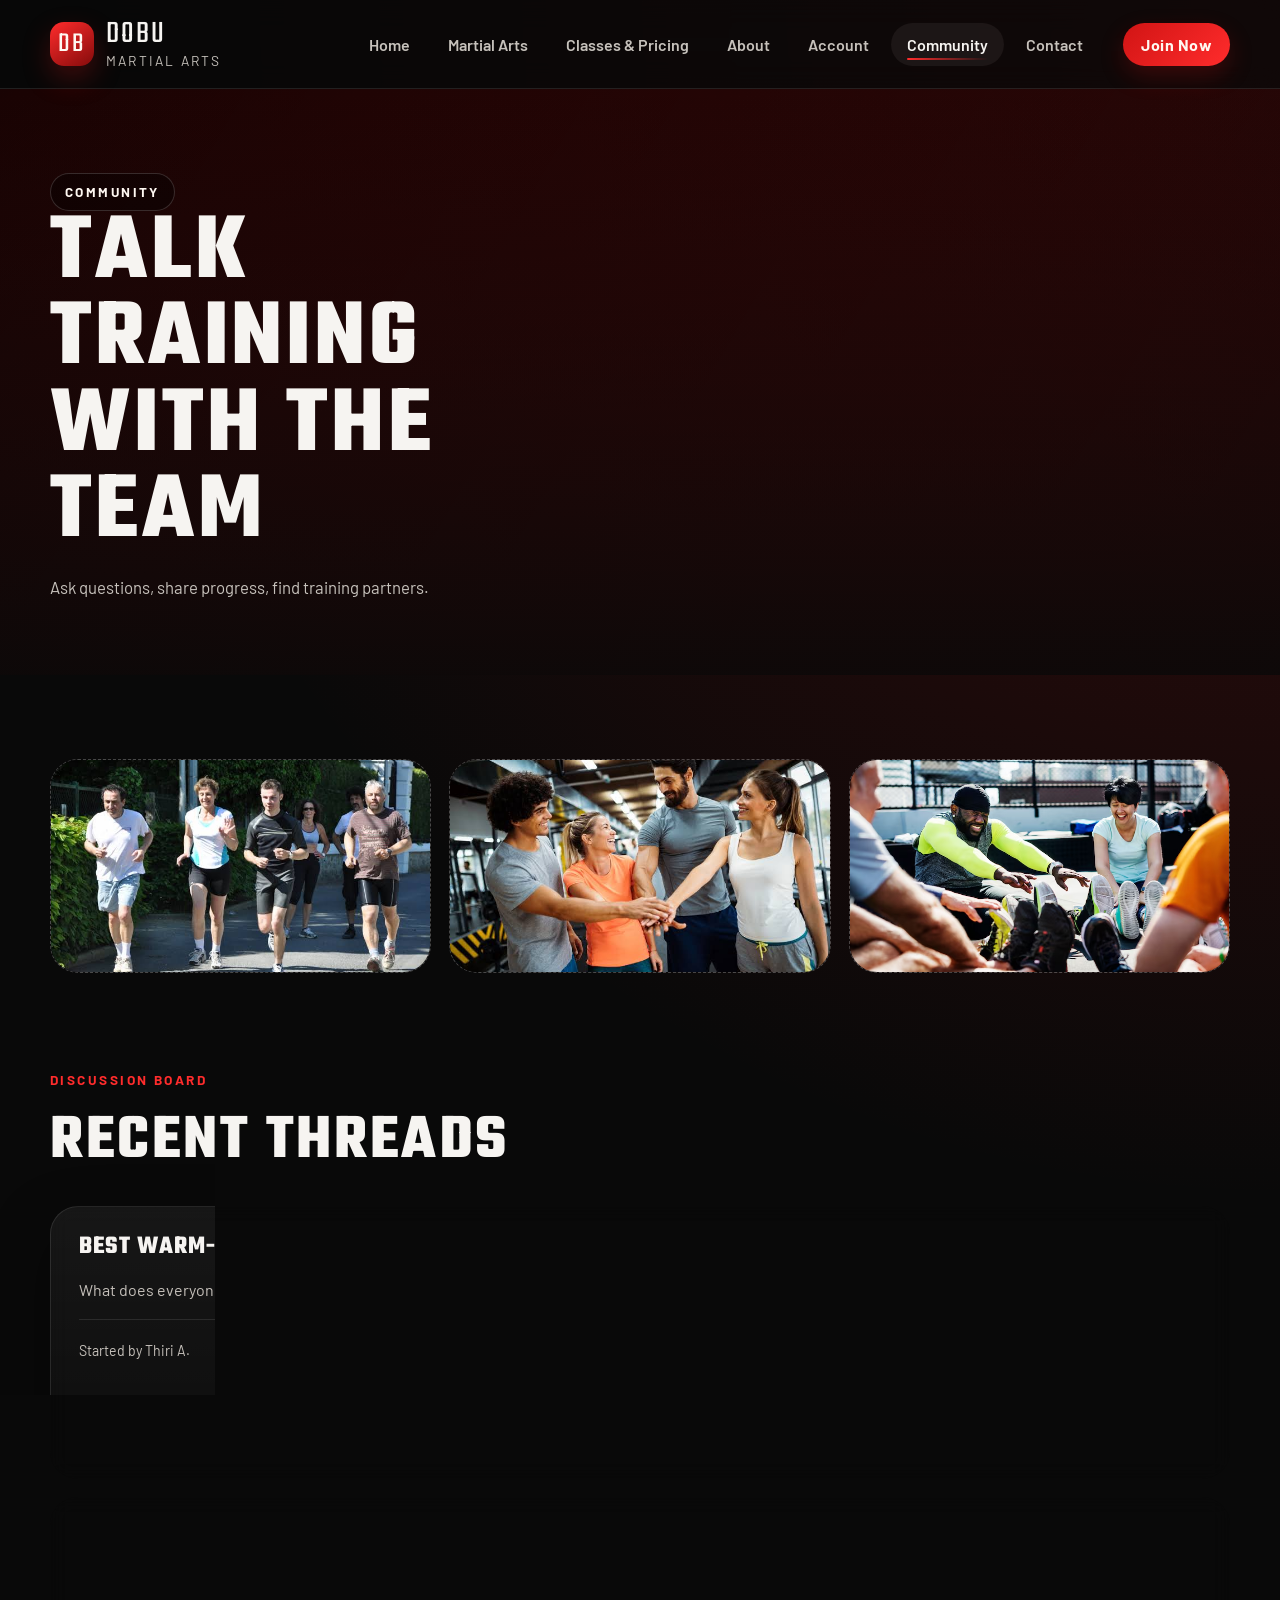
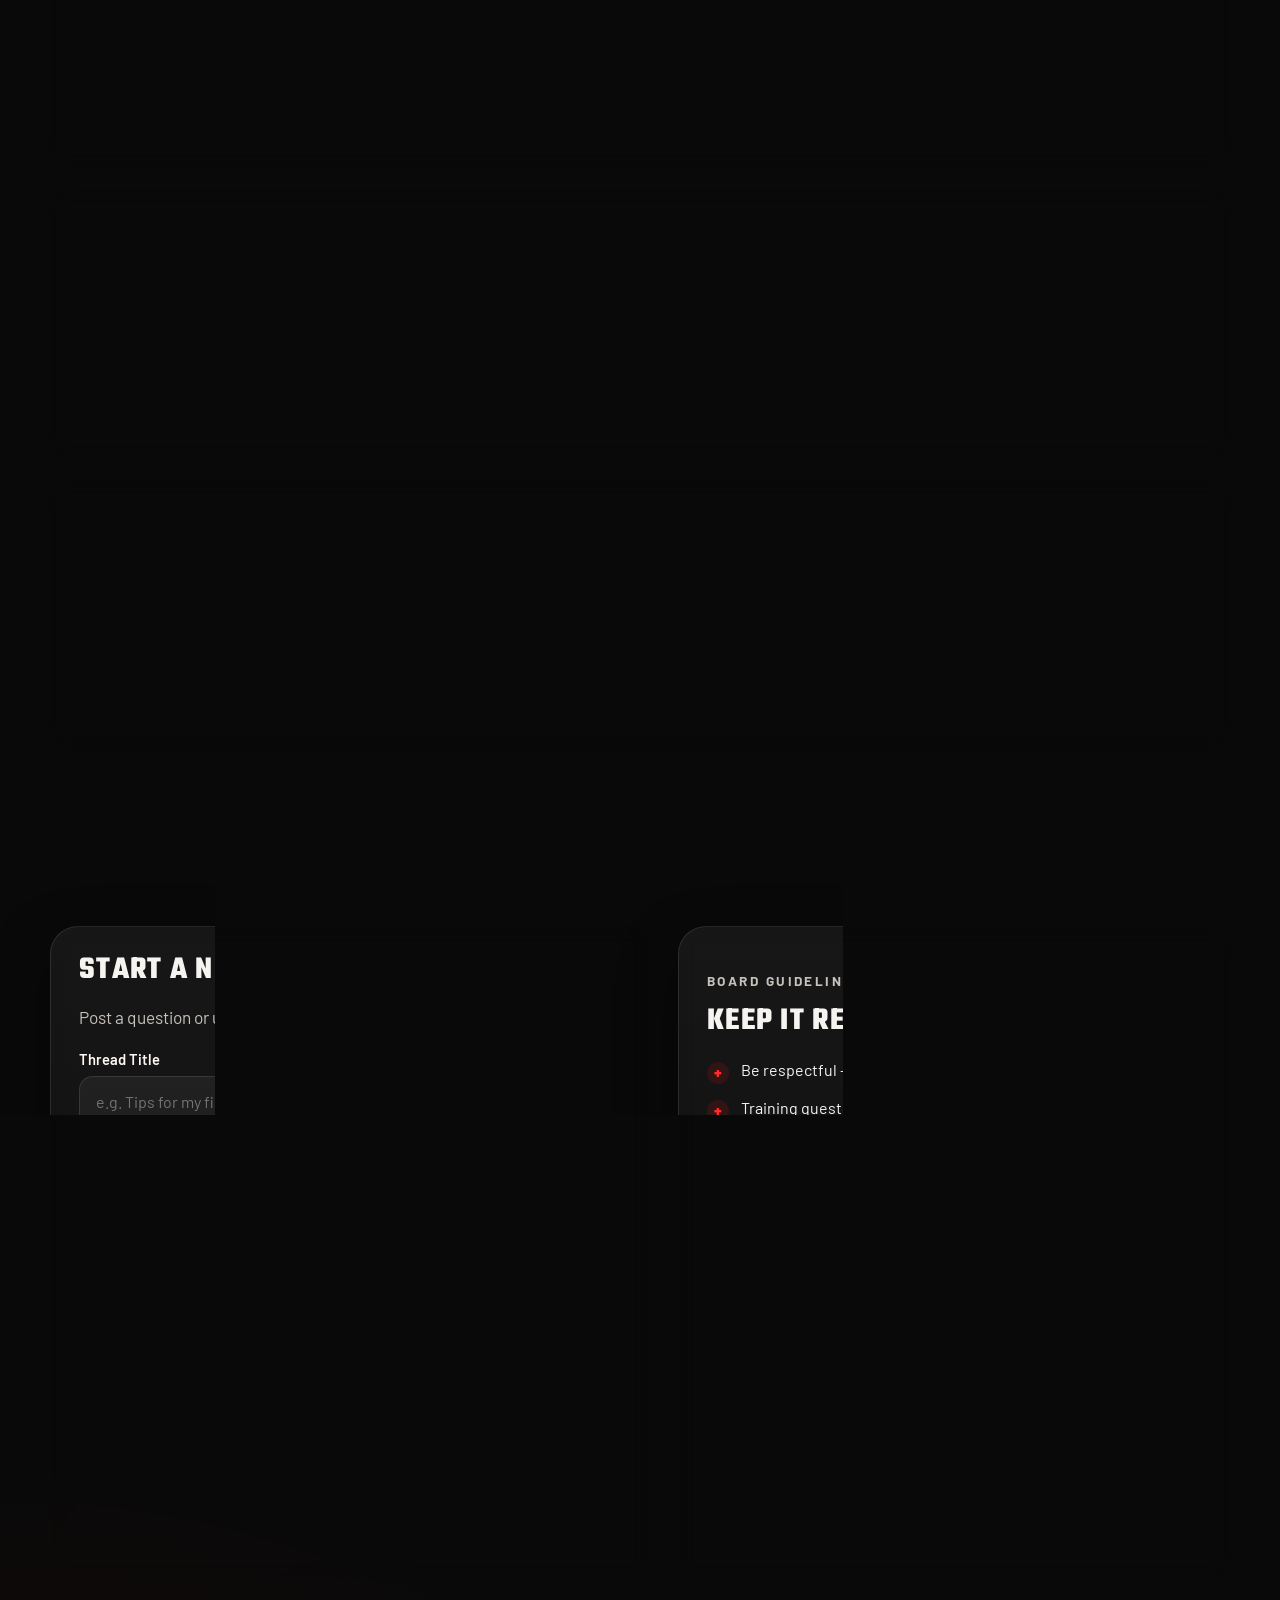
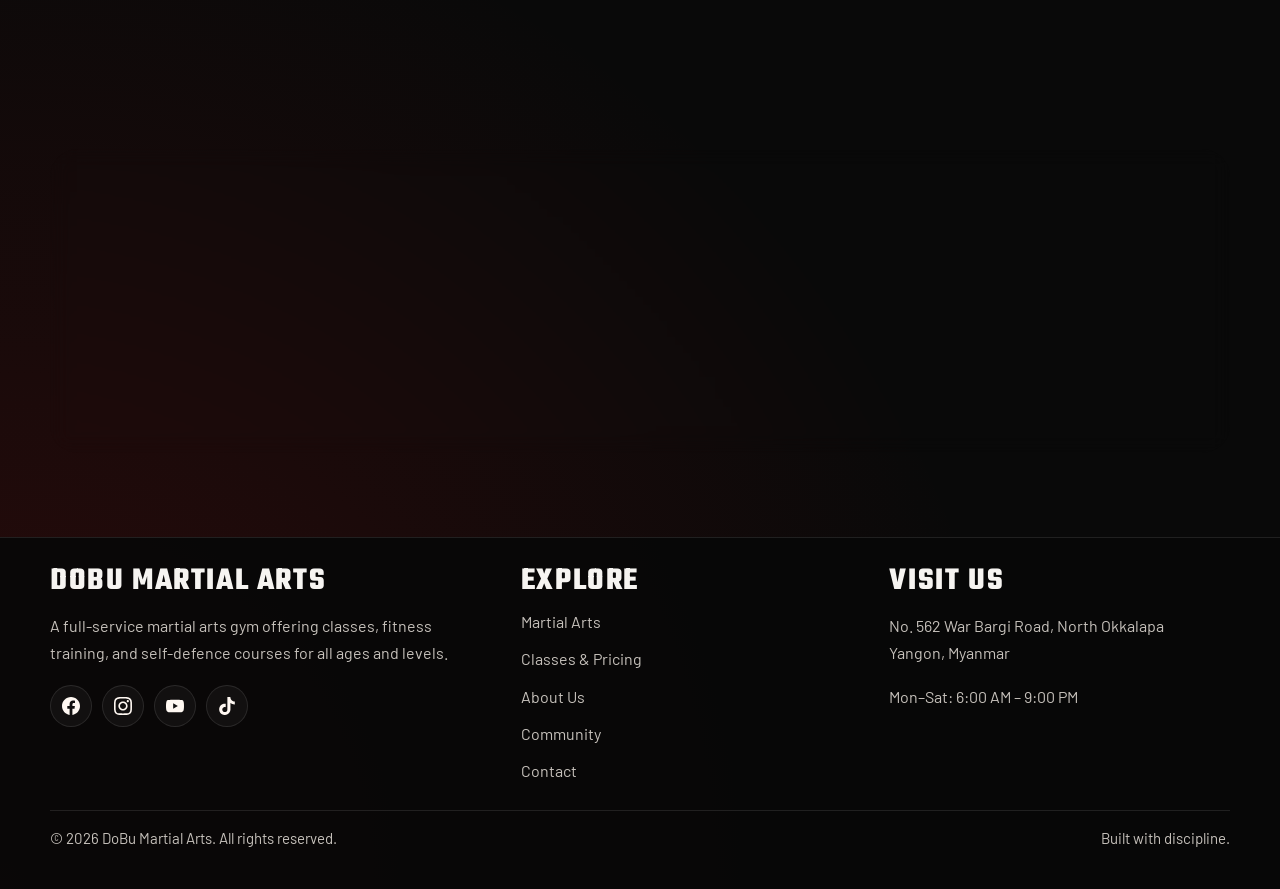
<file: Martial art/community.html>
<!DOCTYPE html>
<html lang="en">

<head>
  <meta charset="UTF-8">
  <meta name="viewport" content="width=device-width, initial-scale=1.0">
  <title>Community — DoBu Martial Arts</title>
  <meta name="description"
    content="Join the DoBu Martial Arts community — discuss classes, start a thread, and follow us on social media.">
  <link rel="stylesheet" href="style.css">
</head>

<body data-page="community" data-nav-open="false">
  <div class="site-shell">

    <!-- ============ HEADER ============ -->
    <header class="site-header">
      <div class="container header-row">
        <a href="index.html" class="brand">
          <span class="brand-mark">DB</span>
          <span class="brand-copy">
            <span class="brand-title">DoBu</span>
            <span class="brand-subtitle">Martial Arts</span>
          </span>
        </a>

        <nav class="site-nav" aria-label="Primary">
          <ul class="nav-list">
            <li><a href="index.html" class="nav-link" data-nav-id="home">Home</a></li>
            <li><a href="martial-arts.html" class="nav-link" data-nav-id="martial-arts">Martial Arts</a></li>
            <li><a href="classes-pricing.html" class="nav-link" data-nav-id="classes-pricing">Classes &amp; Pricing</a>
            </li>
            <li><a href="about.html" class="nav-link" data-nav-id="about">About</a></li>
            <li><a href="login.html" class="nav-link" data-nav-id="account">Account</a></li>
            <li><a href="community.html" class="nav-link" data-nav-id="community">Community</a></li>
            <li><a href="contact.html" class="nav-link" data-nav-id="contact">Contact</a></li>
          </ul>
          <a href="login.html" class="header-cta header-cta-desktop">Join Now</a>
        </nav>

        <button class="nav-toggle" aria-label="Toggle menu" aria-expanded="false">
          <span></span><span></span><span></span>
        </button>
      </div>
    </header>

    <!-- ============ PAGE BANNER ============ -->
    <div class="page-banner">
      <div class="container">
        <span class="eyebrow">Community</span>
        <h1>Talk Training<br>With The Team</h1>
        <p>Ask questions, share progress, find training partners.</p>
      </div>
    </div>

    <!-- ============ PHOTO STRIP ============ -->
    <div class="section" style="padding-bottom: 0;">
      <div class="container photo-grid">
        <div class="photo-frame photo-frame--wide"><img src="images/community1.jpg"
            alt="DoBu members socialising and training together as a community" class="photo-frame-img">
        </div>
        <div class="photo-frame photo-frame--wide"><img src="images/community2.jfif"
            alt="Group of DoBu members after a training session" class="photo-frame-img"></div>
        <div class="photo-frame photo-frame--wide"><img src="images/exercisingCommunity.avif"
            alt="Members exercising together in a community fitness class at DoBu" class="photo-frame-img"></div>
      </div>
    </div>

    <!-- ============ FORUM THREADS ============ -->
    <section class="section">
      <div class="container">
        <div class="section-header">
          <p class="section-kicker">Discussion Board</p>
          <h2 class="section-title">Recent Threads</h2>
        </div>

        <div class="thread-list" id="thread-list">
          <!-- Rendered from a JS array in script.js -->
        </div>
      </div>
    </section>

    <!-- ============ START NEW THREAD ============ -->
    <section class="section">
      <div class="container account-shell">

        <form class="form-card" id="new-thread-form" novalidate>
          <h2 class="card-title">Start A New Thread</h2>
          <p class="lede">Post a question or update — it appears instantly.</p>

          <div class="form-grid">
            <div class="input-row">
              <label for="thread-title">Thread Title</label>
              <input type="text" id="thread-title" name="thread-title"
                placeholder="e.g. Tips for my first sparring session?">
              <span class="field-error" id="thread-title-error"></span>
            </div>

            <div class="input-row">
              <label for="thread-author">Your Name</label>
              <input type="text" id="thread-author" name="thread-author" placeholder="e.g. Suu Wutt Yee Hnin">
              <span class="field-error" id="thread-author-error"></span>
            </div>

            <div class="input-row">
              <label for="thread-message">Message (optional)</label>
              <textarea id="thread-message" name="thread-message"
                placeholder="Add some detail for the community..."></textarea>
            </div>
          </div>

          <p class="form-status" id="thread-status" role="status" aria-live="polite"></p>

          <div class="button-row">
            <button type="submit" class="button button-primary">Post Thread</button>
          </div>
        </form>

        <div class="info-panel">
          <p class="section-kicker">Board Guidelines</p>
          <h2 class="card-title">Keep It Respectful</h2>
          <ul class="check-list">
            <li>Be respectful — all members, all levels</li>
            <li>Training questions and progress updates welcome</li>
            <li>No sharing personal contact details publicly</li>
          </ul>
        </div>

      </div>
    </section>

    <!-- ============ SOCIAL MEDIA ============ -->
    <section class="section">
      <div class="container cta-band">
        <h2>Follow DoBu Online</h2>
        <p class="lede">Class highlights and event announcements — or share this page.</p>

        <div class="button-row">
          <a href="https://instagram.com" class="social-link-lg" target="_blank" rel="noopener noreferrer">
            <svg class="social-icon-svg" xmlns="http://www.w3.org/2000/svg" viewBox="0 0 24 24" fill="currentColor"
              aria-hidden="true">
              <path
                d="M12 2.163c3.204 0 3.584.012 4.85.07 3.252.148 4.771 1.691 4.919 4.919.058 1.265.069 1.645.069 4.849 0 3.205-.012 3.584-.069 4.849-.149 3.225-1.664 4.771-4.919 4.919-1.266.058-1.644.07-4.85.07-3.204 0-3.584-.012-4.849-.07-3.26-.149-4.771-1.699-4.919-4.92-.058-1.265-.07-1.644-.07-4.849 0-3.204.013-3.583.07-4.849.149-3.227 1.664-4.771 4.919-4.919 1.266-.057 1.645-.069 4.849-.069zm0-2.163c-3.259 0-3.667.014-4.947.072-4.358.2-6.78 2.618-6.98 6.98-.059 1.281-.073 1.689-.073 4.948 0 3.259.014 3.668.072 4.948.2 4.358 2.618 6.78 6.98 6.98 1.281.058 1.689.072 4.948.072 3.259 0 3.668-.014 4.948-.072 4.354-.2 6.782-2.618 6.979-6.98.059-1.28.073-1.689.073-4.948 0-3.259-.014-3.667-.072-4.947-.196-4.354-2.617-6.78-6.979-6.98-1.281-.059-1.69-.073-4.949-.073zm0 5.838c-3.403 0-6.162 2.759-6.162 6.162s2.759 6.163 6.162 6.163 6.162-2.759 6.162-6.163c0-3.403-2.759-6.162-6.162-6.162zm0 10.162c-2.209 0-4-1.79-4-4 0-2.209 1.791-4 4-4s4 1.791 4 4c0 2.21-1.791 4-4 4zm6.406-11.845c-.796 0-1.441.645-1.441 1.44s.645 1.44 1.441 1.44c.795 0 1.439-.645 1.439-1.44s-.644-1.44-1.439-1.44z" />
            </svg> Instagram
          </a>
          <a href="https://facebook.com" class="social-link-lg" target="_blank" rel="noopener noreferrer">
            <svg class="social-icon-svg" xmlns="http://www.w3.org/2000/svg" viewBox="0 0 24 24" fill="currentColor"
              aria-hidden="true">
              <path
                d="M24 12.073c0-6.627-5.373-12-12-12s-12 5.373-12 12c0 5.99 4.388 10.954 10.125 11.854v-8.385H7.078v-3.47h3.047V9.43c0-3.007 1.792-4.669 4.533-4.669 1.312 0 2.686.235 2.686.235v2.953H15.83c-1.491 0-1.956.925-1.956 1.874v2.25h3.328l-.532 3.47h-2.796v8.385C19.612 23.027 24 18.062 24 12.073z" />
            </svg> Facebook
          </a>
          <a href="https://youtube.com" class="social-link-lg" target="_blank" rel="noopener noreferrer">
            <svg class="social-icon-svg" xmlns="http://www.w3.org/2000/svg" viewBox="0 0 24 24" fill="currentColor"
              aria-hidden="true">
              <path
                d="M23.498 6.186a3.016 3.016 0 0 0-2.122-2.136C19.505 3.545 12 3.545 12 3.545s-7.505 0-9.377.505A3.017 3.017 0 0 0 .502 6.186C0 8.07 0 12 0 12s0 3.93.502 5.814a3.016 3.016 0 0 0 2.122 2.136c1.871.505 9.376.505 9.376.505s7.505 0 9.377-.505a3.015 3.015 0 0 0 2.122-2.136C24 15.93 24 12 24 12s0-3.93-.502-5.814zM9.545 15.568V8.432L15.818 12l-6.273 3.568z" />
            </svg> YouTube
          </a>
          <button type="button" class="button button-secondary" id="share-btn">Share This Page</button>
        </div>

        <p class="form-status" id="share-status" role="status" aria-live="polite"></p>
      </div>
    </section>

    <!-- ============ FOOTER ============ -->
    <footer class="site-footer">
      <div class="container footer-grid">
        <div>
          <h3 class="footer-title">DoBu Martial Arts</h3>
          <p class="footer-copy">A full-service martial arts gym offering classes, fitness training, and self-defence
            courses for all ages and levels.</p>
          <div class="social-row">
            <a href="https://facebook.com" class="social-link" aria-label="Facebook" target="_blank"
              rel="noopener noreferrer">
              <svg class="social-icon-svg" xmlns="http://www.w3.org/2000/svg" viewBox="0 0 24 24" fill="currentColor"
                aria-hidden="true">
                <path
                  d="M24 12.073c0-6.627-5.373-12-12-12s-12 5.373-12 12c0 5.99 4.388 10.954 10.125 11.854v-8.385H7.078v-3.47h3.047V9.43c0-3.007 1.792-4.669 4.533-4.669 1.312 0 2.686.235 2.686.235v2.953H15.83c-1.491 0-1.956.925-1.956 1.874v2.25h3.328l-.532 3.47h-2.796v8.385C19.612 23.027 24 18.062 24 12.073z" />
              </svg>
            </a>
            <a href="https://instagram.com" class="social-link" aria-label="Instagram" target="_blank"
              rel="noopener noreferrer">
              <svg class="social-icon-svg" xmlns="http://www.w3.org/2000/svg" viewBox="0 0 24 24" fill="currentColor"
                aria-hidden="true">
                <path
                  d="M12 2.163c3.204 0 3.584.012 4.85.07 3.252.148 4.771 1.691 4.919 4.919.058 1.265.069 1.645.069 4.849 0 3.205-.012 3.584-.069 4.849-.149 3.225-1.664 4.771-4.919 4.919-1.266.058-1.644.07-4.85.07-3.204 0-3.584-.012-4.849-.07-3.26-.149-4.771-1.699-4.919-4.92-.058-1.265-.07-1.644-.07-4.849 0-3.204.013-3.583.07-4.849.149-3.227 1.664-4.771 4.919-4.919 1.266-.057 1.645-.069 4.849-.069zm0-2.163c-3.259 0-3.667.014-4.947.072-4.358.2-6.78 2.618-6.98 6.98-.059 1.281-.073 1.689-.073 4.948 0 3.259.014 3.668.072 4.948.2 4.358 2.618 6.78 6.98 6.98 1.281.058 1.689.072 4.948.072 3.259 0 3.668-.014 4.948-.072 4.354-.2 6.782-2.618 6.979-6.98.059-1.28.073-1.689.073-4.948 0-3.259-.014-3.667-.072-4.947-.196-4.354-2.617-6.78-6.979-6.98-1.281-.059-1.69-.073-4.949-.073zm0 5.838c-3.403 0-6.162 2.759-6.162 6.162s2.759 6.163 6.162 6.163 6.162-2.759 6.162-6.163c0-3.403-2.759-6.162-6.162-6.162zm0 10.162c-2.209 0-4-1.79-4-4 0-2.209 1.791-4 4-4s4 1.791 4 4c0 2.21-1.791 4-4 4zm6.406-11.845c-.796 0-1.441.645-1.441 1.44s.645 1.44 1.441 1.44c.795 0 1.439-.645 1.439-1.44s-.644-1.44-1.439-1.44z" />
              </svg>
            </a>
            <a href="https://youtube.com" class="social-link" aria-label="YouTube" target="_blank"
              rel="noopener noreferrer">
              <svg class="social-icon-svg" xmlns="http://www.w3.org/2000/svg" viewBox="0 0 24 24" fill="currentColor"
                aria-hidden="true">
                <path
                  d="M23.498 6.186a3.016 3.016 0 0 0-2.122-2.136C19.505 3.545 12 3.545 12 3.545s-7.505 0-9.377.505A3.017 3.017 0 0 0 .502 6.186C0 8.07 0 12 0 12s0 3.93.502 5.814a3.016 3.016 0 0 0 2.122 2.136c1.871.505 9.376.505 9.376.505s7.505 0 9.377-.505a3.015 3.015 0 0 0 2.122-2.136C24 15.93 24 12 24 12s0-3.93-.502-5.814zM9.545 15.568V8.432L15.818 12l-6.273 3.568z" />
              </svg>
            </a>
            <a href="https://tiktok.com" class="social-link" aria-label="TikTok" target="_blank"
              rel="noopener noreferrer">
              <svg class="social-icon-svg" xmlns="http://www.w3.org/2000/svg" viewBox="0 0 24 24" fill="currentColor"
                aria-hidden="true">
                <path
                  d="M12.525.02c1.31-.02 2.61-.01 3.91-.02.08 1.53.63 3.09 1.75 4.17 1.12 1.11 2.7 1.62 4.24 1.79v4.03c-1.44-.05-2.89-.35-4.2-.97-.57-.26-1.1-.59-1.62-.93-.01 2.92.01 5.84-.02 8.75-.08 1.4-.54 2.79-1.35 3.94-1.31 1.92-3.58 3.17-5.91 3.21-1.43.08-2.86-.31-4.08-1.03-2.02-1.19-3.44-3.37-3.65-5.71-.02-.5-.03-1-.01-1.49.18-1.9 1.12-3.72 2.58-4.96 1.66-1.44 3.98-2.13 6.15-1.72.02 1.48-.04 2.96-.04 4.44-.99-.32-2.15-.23-3.02.37-.63.41-1.11 1.04-1.36 1.75-.21.51-.15 1.07-.14 1.61.24 1.64 1.82 3.02 3.5 2.87 1.12-.01 2.19-.66 2.77-1.61.19-.33.4-.67.41-1.06.1-1.79.06-3.57.07-5.36.01-4.03-.01-8.05.02-12.07z" />
              </svg>
            </a>
          </div>
        </div>

        <div>
          <h3 class="footer-title">Explore</h3>
          <nav class="footer-links">
            <a href="martial-arts.html">Martial Arts</a>
            <a href="classes-pricing.html">Classes &amp; Pricing</a>
            <a href="about.html">About Us</a>
            <a href="community.html">Community</a>
            <a href="contact.html">Contact</a>
          </nav>
        </div>

        <div>
          <h3 class="footer-title">Visit Us</h3>
          <p class="footer-meta">No. 562 War Bargi Road, North Okkalapa<br>Yangon, Myanmar</p>
          <p class="footer-meta">Mon–Sat: 6:00 AM – 9:00 PM</p>
        </div>
      </div>

      <div class="container footer-bottom">
        <span>© 2026 DoBu Martial Arts. All rights reserved.</span>
        <span>Built with discipline.</span>
      </div>
    </footer>

  </div>

  <script src="script.js" defer></script>
</body>

</html>
</file>
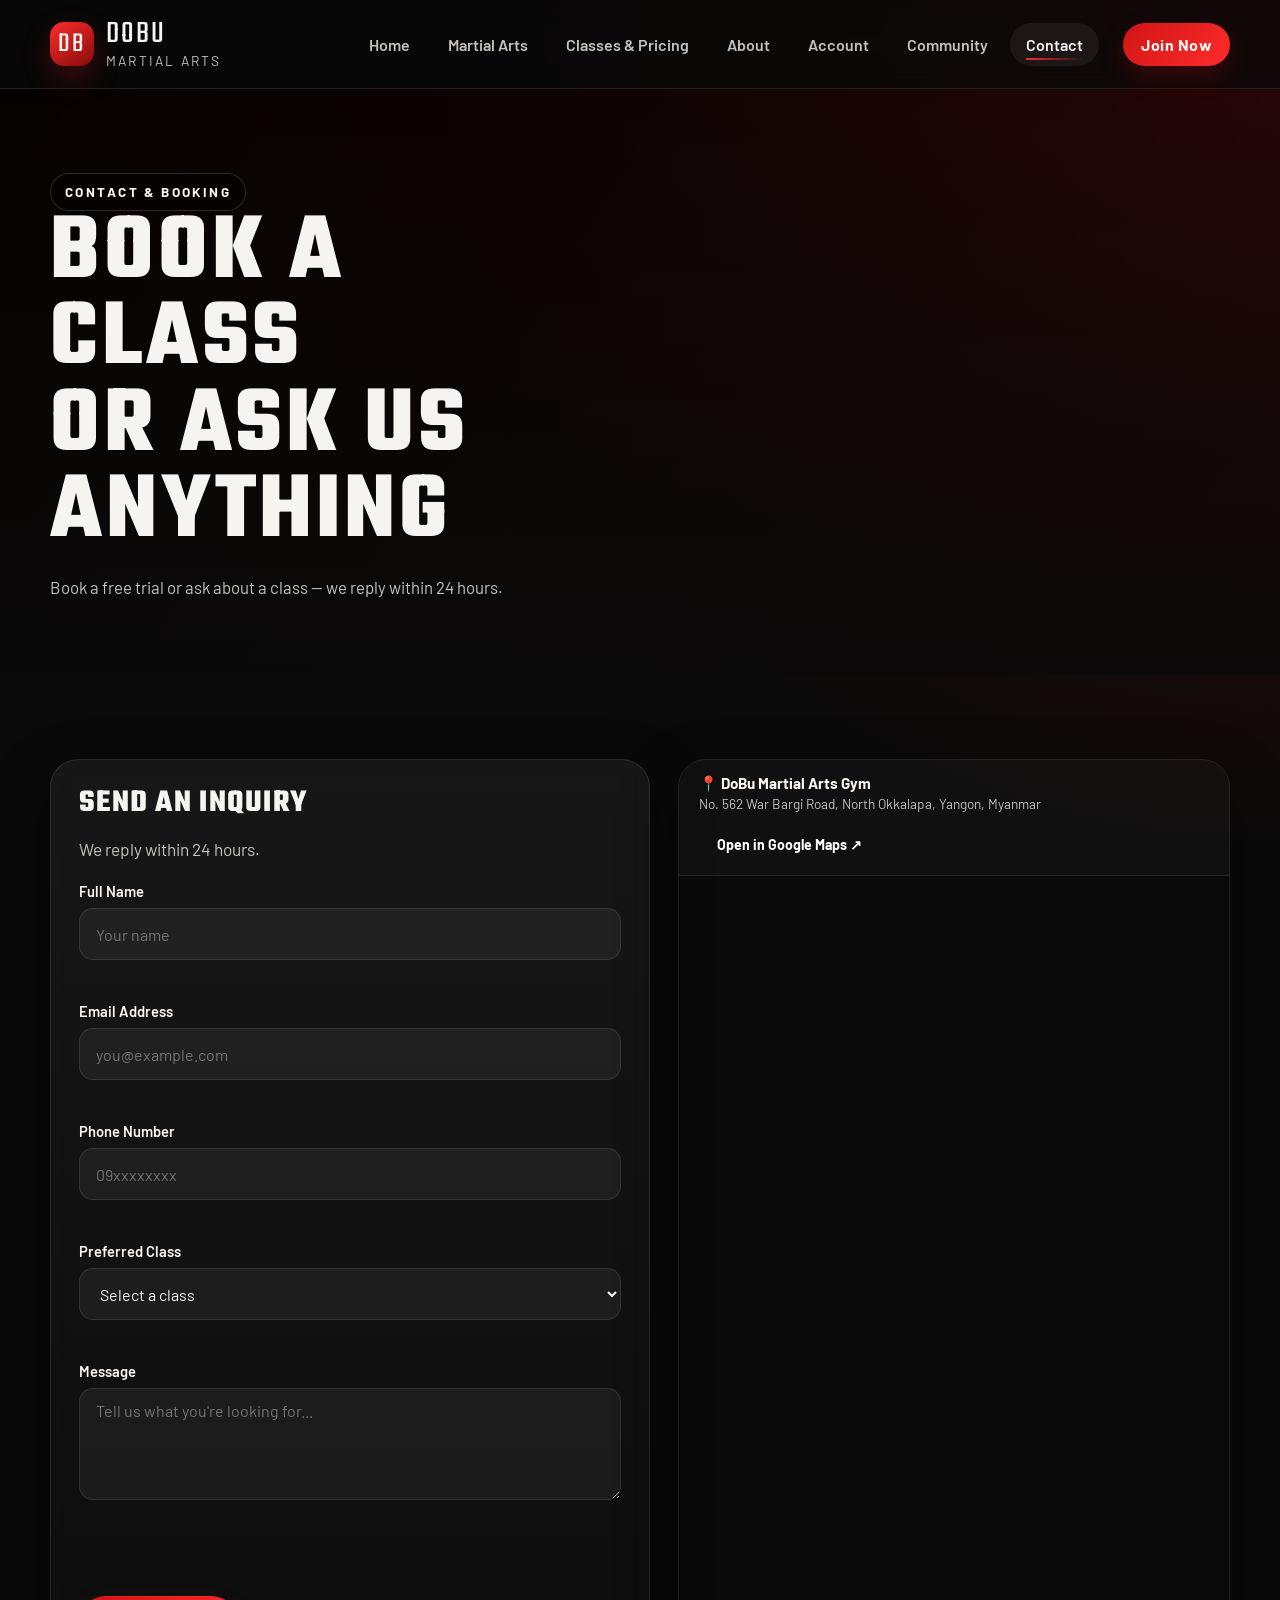
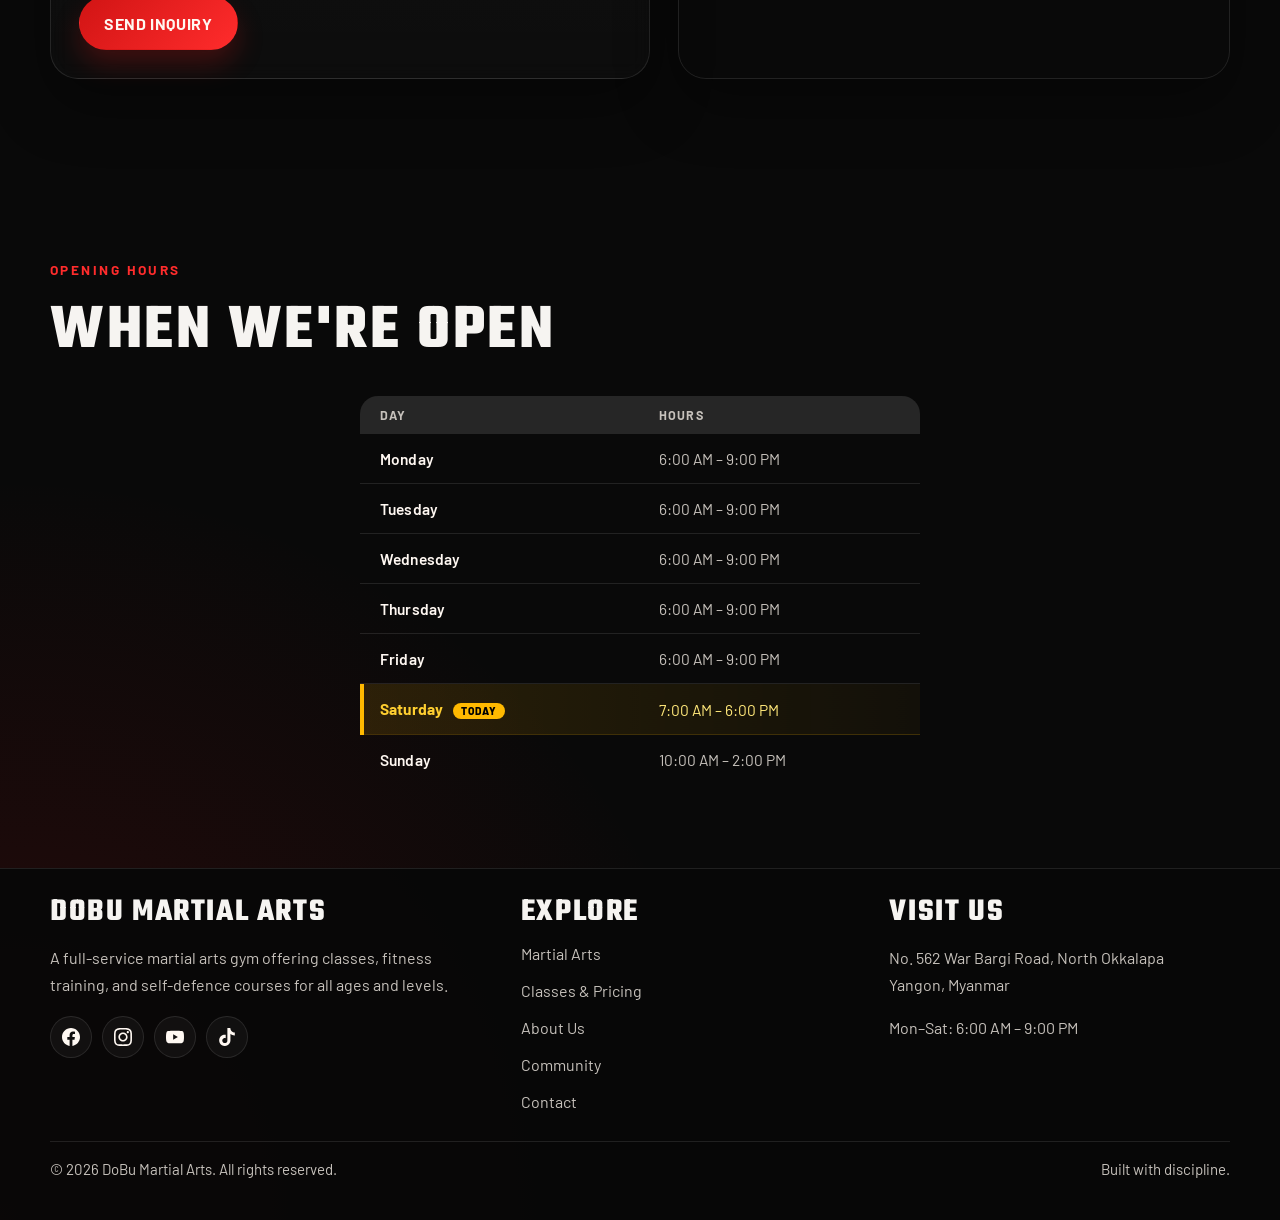
<file: Martial art/contact.html>
<!DOCTYPE html>
<html lang="en">

<head>
  <meta charset="UTF-8">
  <meta name="viewport" content="width=device-width, initial-scale=1.0">
  <title>Contact &amp; Booking — DoBu Martial Arts</title>
  <meta name="description"
    content="Get in touch with DoBu Martial Arts — book a free trial class, ask a question, or find us on the map.">
  <link rel="stylesheet" href="style.css">
</head>

<body data-page="contact" data-nav-open="false">
  <div class="site-shell">

    <!-- ============ HEADER ============ -->
    <header class="site-header">
      <div class="container header-row">
        <a href="index.html" class="brand">
          <span class="brand-mark">DB</span>
          <span class="brand-copy">
            <span class="brand-title">DoBu</span>
            <span class="brand-subtitle">Martial Arts</span>
          </span>
        </a>

        <nav class="site-nav" aria-label="Primary">
          <ul class="nav-list">
            <li><a href="index.html" class="nav-link" data-nav-id="home">Home</a></li>
            <li><a href="martial-arts.html" class="nav-link" data-nav-id="martial-arts">Martial Arts</a></li>
            <li><a href="classes-pricing.html" class="nav-link" data-nav-id="classes-pricing">Classes &amp; Pricing</a>
            </li>
            <li><a href="about.html" class="nav-link" data-nav-id="about">About</a></li>
            <li><a href="login.html" class="nav-link" data-nav-id="account">Account</a></li>
            <li><a href="community.html" class="nav-link" data-nav-id="community">Community</a></li>
            <li><a href="contact.html" class="nav-link" data-nav-id="contact">Contact</a></li>
          </ul>
          <a href="login.html" class="header-cta header-cta-desktop">Join Now</a>
        </nav>

        <button class="nav-toggle" aria-label="Toggle menu" aria-expanded="false">
          <span></span><span></span><span></span>
        </button>
      </div>
    </header>

    <!-- ============ PAGE BANNER ============ -->
    <section class="page-banner">
      <div class="container">
        <span class="eyebrow">Contact &amp; Booking</span>
        <h1>Book A Class<br>Or Ask Us Anything</h1>
        <p>Book a free trial or ask about a class — we reply within 24 hours.</p>
      </div>
    </section>

    <!-- ============ CONTACT FORM + MAP ============ -->
    <section class="section">
      <div class="container split-layout">

        <form class="form-card" id="contact-form" novalidate>
          <h2 class="card-title">Send An Inquiry</h2>
          <p class="lede">We reply within 24 hours.</p>

          <div class="form-grid">
            <div class="input-row">
              <label for="contact-name">Full Name</label>
              <input type="text" id="contact-name" name="contact-name" placeholder="Your name" autocomplete="name">
              <span class="field-error" id="contact-name-error"></span>
            </div>

            <div class="input-row">
              <label for="contact-email">Email Address</label>
              <input type="email" id="contact-email" name="contact-email" placeholder="you@example.com"
                autocomplete="email">
              <span class="field-error" id="contact-email-error"></span>
            </div>

            <div class="input-row">
              <label for="contact-phone">Phone Number</label>
              <input type="tel" id="contact-phone" name="contact-phone" placeholder="09xxxxxxxx" autocomplete="tel">
              <span class="field-error" id="contact-phone-error"></span>
            </div>

            <div class="input-row">
              <label for="contact-class">Preferred Class</label>
              <select id="contact-class" name="contact-class">
                <option value="" selected disabled>Select a class</option>
                <option value="Karate">Karate</option>
                <option value="Judo">Judo</option>
                <option value="Boxing">Boxing</option>
                <option value="Kickboxing">Kickboxing</option>
                <option value="Self-Defence">Self-Defence</option>
                <option value="Not sure yet">Not sure yet</option>
              </select>
              <span class="field-error" id="contact-class-error"></span>
            </div>

            <div class="input-row">
              <label for="contact-message">Message</label>
              <textarea id="contact-message" name="contact-message"
                placeholder="Tell us what you're looking for..."></textarea>
              <span class="field-error" id="contact-message-error"></span>
            </div>
          </div>

          <p class="form-status" id="contact-status" role="status" aria-live="polite"></p>

          <div class="button-row">
            <button type="submit" class="button button-primary">Send Inquiry</button>
          </div>
        </form>

        <div class="map-embed-wrap">
          <div class="map-header-bar">
            <div class="map-header-info">
              <span>📍 <strong>DoBu Martial Arts Gym</strong></span>
              <small>No. 562 War Bargi Road, North Okkalapa, Yangon, Myanmar</small>
            </div>
            <a href="https://maps.app.goo.gl/7CpcnFpKp3amREty9?g_st=it" target="_blank" rel="noopener noreferrer"
              class="map-open-btn" aria-label="Open DoBu Martial Arts location on Google Maps">
              Open in Google Maps ↗
            </a>
          </div>
          <iframe
            src="https://maps.google.com/maps?q=No.+562+War+Bargi+Road,+North+Okkalapa,+Yangon,+Myanmar&amp;t=&amp;z=15&amp;ie=UTF8&amp;iwloc=&amp;output=embed"
            title="DoBu Martial Arts location map" loading="lazy" referrerpolicy="no-referrer-when-downgrade"
            allowfullscreen>
          </iframe>
        </div>

      </div>
    </section>



    <!-- ============ OPENING HOURS ============ -->
    <section class="section">
      <div class="container">
        <div class="section-header">
          <p class="section-kicker">Opening Hours</p>
          <h2 class="section-title">When We're Open</h2>
        </div>

        <div class="schedule-table-wrap">
          <table class="schedule-table hours-table">
            <thead>
              <tr>
                <th scope="col">Day</th>
                <th scope="col">Hours</th>
              </tr>
            </thead>
            <tbody>
              <tr data-day="monday">
                <td><strong>Monday</strong></td>
                <td>6:00 AM – 9:00 PM</td>
              </tr>
              <tr data-day="tuesday">
                <td><strong>Tuesday</strong></td>
                <td>6:00 AM – 9:00 PM</td>
              </tr>
              <tr data-day="wednesday">
                <td><strong>Wednesday</strong></td>
                <td>6:00 AM – 9:00 PM</td>
              </tr>
              <tr data-day="thursday">
                <td><strong>Thursday</strong></td>
                <td>6:00 AM – 9:00 PM</td>
              </tr>
              <tr data-day="friday">
                <td><strong>Friday</strong></td>
                <td>6:00 AM – 9:00 PM</td>
              </tr>
              <tr data-day="saturday">
                <td><strong>Saturday</strong></td>
                <td>7:00 AM – 6:00 PM</td>
              </tr>
              <tr data-day="sunday">
                <td><strong>Sunday</strong></td>
                <td>10:00 AM – 2:00 PM</td>
              </tr>
            </tbody>
          </table>
        </div>
      </div>
    </section>

    <!-- ============ FOOTER ============ -->
    <footer class="site-footer">
      <div class="container footer-grid">
        <div>
          <h3 class="footer-title">DoBu Martial Arts</h3>
          <p class="footer-copy">A full-service martial arts gym offering classes, fitness training, and self-defence
            courses for all ages and levels.</p>
          <div class="social-row">
            <a href="https://facebook.com" class="social-link" aria-label="Facebook" target="_blank"
              rel="noopener noreferrer">
              <svg class="social-icon-svg" xmlns="http://www.w3.org/2000/svg" viewBox="0 0 24 24" fill="currentColor"
                aria-hidden="true">
                <path
                  d="M24 12.073c0-6.627-5.373-12-12-12s-12 5.373-12 12c0 5.99 4.388 10.954 10.125 11.854v-8.385H7.078v-3.47h3.047V9.43c0-3.007 1.792-4.669 4.533-4.669 1.312 0 2.686.235 2.686.235v2.953H15.83c-1.491 0-1.956.925-1.956 1.874v2.25h3.328l-.532 3.47h-2.796v8.385C19.612 23.027 24 18.062 24 12.073z" />
              </svg>
            </a>
            <a href="https://instagram.com" class="social-link" aria-label="Instagram" target="_blank"
              rel="noopener noreferrer">
              <svg class="social-icon-svg" xmlns="http://www.w3.org/2000/svg" viewBox="0 0 24 24" fill="currentColor"
                aria-hidden="true">
                <path
                  d="M12 2.163c3.204 0 3.584.012 4.85.07 3.252.148 4.771 1.691 4.919 4.919.058 1.265.069 1.645.069 4.849 0 3.205-.012 3.584-.069 4.849-.149 3.225-1.664 4.771-4.919 4.919-1.266.058-1.644.07-4.85.07-3.204 0-3.584-.012-4.849-.07-3.26-.149-4.771-1.699-4.919-4.92-.058-1.265-.07-1.644-.07-4.849 0-3.204.013-3.583.07-4.849.149-3.227 1.664-4.771 4.919-4.919 1.266-.057 1.645-.069 4.849-.069zm0-2.163c-3.259 0-3.667.014-4.947.072-4.358.2-6.78 2.618-6.98 6.98-.059 1.281-.073 1.689-.073 4.948 0 3.259.014 3.668.072 4.948.2 4.358 2.618 6.78 6.98 6.98 1.281.058 1.689.072 4.948.072 3.259 0 3.668-.014 4.948-.072 4.354-.2 6.782-2.618 6.979-6.98.059-1.28.073-1.689.073-4.948 0-3.259-.014-3.667-.072-4.947-.196-4.354-2.617-6.78-6.979-6.98-1.281-.059-1.69-.073-4.949-.073zm0 5.838c-3.403 0-6.162 2.759-6.162 6.162s2.759 6.163 6.162 6.163 6.162-2.759 6.162-6.163c0-3.403-2.759-6.162-6.162-6.162zm0 10.162c-2.209 0-4-1.79-4-4 0-2.209 1.791-4 4-4s4 1.791 4 4c0 2.21-1.791 4-4 4zm6.406-11.845c-.796 0-1.441.645-1.441 1.44s.645 1.44 1.441 1.44c.795 0 1.439-.645 1.439-1.44s-.644-1.44-1.439-1.44z" />
              </svg>
            </a>
            <a href="https://youtube.com" class="social-link" aria-label="YouTube" target="_blank"
              rel="noopener noreferrer">
              <svg class="social-icon-svg" xmlns="http://www.w3.org/2000/svg" viewBox="0 0 24 24" fill="currentColor"
                aria-hidden="true">
                <path
                  d="M23.498 6.186a3.016 3.016 0 0 0-2.122-2.136C19.505 3.545 12 3.545 12 3.545s-7.505 0-9.377.505A3.017 3.017 0 0 0 .502 6.186C0 8.07 0 12 0 12s0 3.93.502 5.814a3.016 3.016 0 0 0 2.122 2.136c1.871.505 9.376.505 9.376.505s7.505 0 9.377-.505a3.015 3.015 0 0 0 2.122-2.136C24 15.93 24 12 24 12s0-3.93-.502-5.814zM9.545 15.568V8.432L15.818 12l-6.273 3.568z" />
              </svg>
            </a>
            <a href="https://tiktok.com" class="social-link" aria-label="TikTok" target="_blank"
              rel="noopener noreferrer">
              <svg class="social-icon-svg" xmlns="http://www.w3.org/2000/svg" viewBox="0 0 24 24" fill="currentColor"
                aria-hidden="true">
                <path
                  d="M12.525.02c1.31-.02 2.61-.01 3.91-.02.08 1.53.63 3.09 1.75 4.17 1.12 1.11 2.7 1.62 4.24 1.79v4.03c-1.44-.05-2.89-.35-4.2-.97-.57-.26-1.1-.59-1.62-.93-.01 2.92.01 5.84-.02 8.75-.08 1.4-.54 2.79-1.35 3.94-1.31 1.92-3.58 3.17-5.91 3.21-1.43.08-2.86-.31-4.08-1.03-2.02-1.19-3.44-3.37-3.65-5.71-.02-.5-.03-1-.01-1.49.18-1.9 1.12-3.72 2.58-4.96 1.66-1.44 3.98-2.13 6.15-1.72.02 1.48-.04 2.96-.04 4.44-.99-.32-2.15-.23-3.02.37-.63.41-1.11 1.04-1.36 1.75-.21.51-.15 1.07-.14 1.61.24 1.64 1.82 3.02 3.5 2.87 1.12-.01 2.19-.66 2.77-1.61.19-.33.4-.67.41-1.06.1-1.79.06-3.57.07-5.36.01-4.03-.01-8.05.02-12.07z" />
              </svg>
            </a>
          </div>
        </div>

        <div>
          <h3 class="footer-title">Explore</h3>
          <nav class="footer-links">
            <a href="martial-arts.html">Martial Arts</a>
            <a href="classes-pricing.html">Classes &amp; Pricing</a>
            <a href="about.html">About Us</a>
            <a href="community.html">Community</a>
            <a href="contact.html">Contact</a>
          </nav>
        </div>

        <div>
          <h3 class="footer-title">Visit Us</h3>
          <p class="footer-meta">No. 562 War Bargi Road, North Okkalapa<br>Yangon, Myanmar</p>
          <p class="footer-meta">Mon–Sat: 6:00 AM – 9:00 PM</p>
        </div>
      </div>

      <div class="container footer-bottom">
        <span>© 2026 DoBu Martial Arts. All rights reserved.</span>
        <span>Built with discipline.</span>
      </div>
    </footer>

  </div>

  <script src="script.js" defer></script>
</body>

</html>
</file>
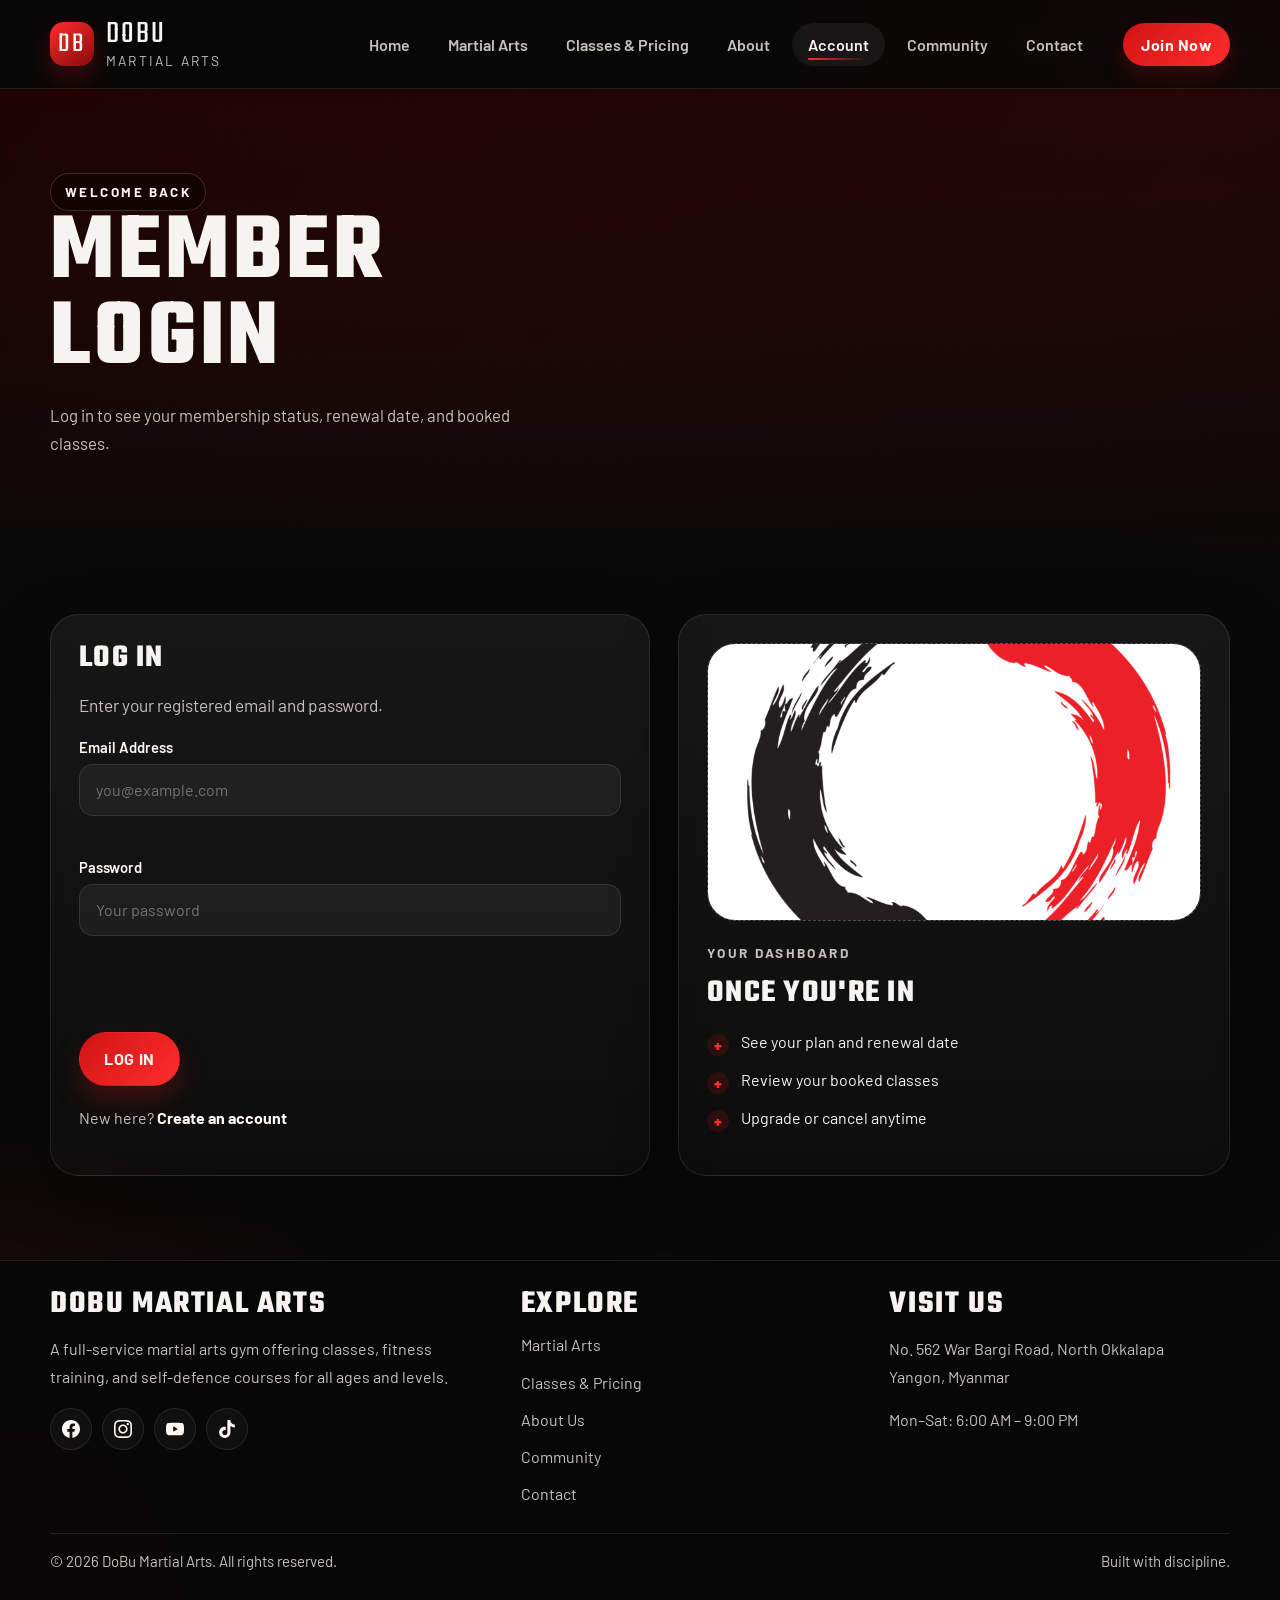
<file: Martial art/dashboard.html>
<!DOCTYPE html>
<html lang="en">

<head>
  <meta charset="UTF-8">
  <meta name="viewport" content="width=device-width, initial-scale=1.0">
  <title>Dashboard — DoBu Martial Arts</title>
  <meta name="description"
    content="Your DoBu Martial Arts member dashboard — membership status, renewal date, booked classes, and plan management.">
  <link rel="stylesheet" href="style.css">
</head>

<body data-page="account" data-nav-open="false">
  <div class="site-shell">

    <!-- ============ HEADER ============ -->
    <header class="site-header">
      <div class="container header-row">
        <a href="index.html" class="brand">
          <span class="brand-mark">DB</span>
          <span class="brand-copy">
            <span class="brand-title">DoBu</span>
            <span class="brand-subtitle">Martial Arts</span>
          </span>
        </a>

        <nav class="site-nav" aria-label="Primary">
          <ul class="nav-list">
            <li><a href="index.html" class="nav-link" data-nav-id="home">Home</a></li>
            <li><a href="martial-arts.html" class="nav-link" data-nav-id="martial-arts">Martial Arts</a></li>
            <li><a href="classes-pricing.html" class="nav-link" data-nav-id="classes-pricing">Classes &amp; Pricing</a>
            </li>
            <li><a href="about.html" class="nav-link" data-nav-id="about">About</a></li>
            <li><a href="account.html" class="nav-link" data-nav-id="account">Account</a></li>
            <li><a href="community.html" class="nav-link" data-nav-id="community">Community</a></li>
            <li><a href="contact.html" class="nav-link" data-nav-id="contact">Contact</a></li>
          </ul>
          <button type="button" class="header-cta header-cta-desktop" id="logout-btn">Log Out</button>
        </nav>

        <button class="nav-toggle" aria-label="Toggle menu" aria-expanded="false">
          <span></span><span></span><span></span>
        </button>
      </div>
    </header>

    <!-- ============ PAGE BANNER ============ -->
    <section class="page-banner">
      <div class="container" style="display:flex; align-items:center; gap:24px; flex-wrap:wrap;">
        <div class="photo-frame photo-frame--round"><span class="photo-frame-label">📷</span></div>
        <div>
          <span class="eyebrow">Member Dashboard</span>
          <h1>Welcome Back,<br><span id="member-name">Member</span></h1>
          <p>Your membership and upcoming classes, at a glance.</p>
        </div>
      </div>
    </section>

    <!-- ============ DASHBOARD ============ -->
    <section class="section" data-dashboard>
      <div class="container account-grid">

        <!-- Membership status -->
        <div class="dashboard-card">
          <p class="section-kicker">Membership</p>
          <h2 class="card-title">Your Plan</h2>

          <div class="panel-row">
            <div>
              <strong>Current Plan</strong>
              <span id="membership-plan">—</span>
            </div>
          </div>
          <div class="panel-row">
            <div>
              <strong>Status</strong>
              <span class="pill" id="membership-status">—</span>
            </div>
          </div>
          <div class="panel-row">
            <div>
              <strong>Renewal Date</strong>
              <span id="membership-renewal">—</span>
            </div>
          </div>

          <div class="metric-row">
            <div class="metric-tile">
              <strong id="classes-this-week">0</strong>
              <span>Classes This Week</span>
            </div>
            <div class="metric-tile">
              <strong>18</strong>
              <span>Classes This Year</span>
            </div>
            <div class="metric-tile">
              <strong>6mo</strong>
              <span>Member Since</span>
            </div>
          </div>
        </div>

        <!-- Booked classes -->
        <div class="dashboard-card">
          <p class="section-kicker">This Week</p>
          <h2 class="card-title">Booked Classes</h2>
          <ul class="list-copy" id="booked-classes">
            <!-- Populated by script.js -->
          </ul>
          <div class="button-row">
            <a href="classes-pricing.html" class="button button-secondary">Book Another Class</a>
          </div>
        </div>

        <!-- Manage membership -->
        <div class="dashboard-card" style="grid-column: 1 / -1;">
          <p class="section-kicker">Manage Membership</p>
          <h2 class="card-title">Upgrade Or Cancel</h2>
          <p>Upgrade moves you up a tier. Cancel pauses your membership — reactivate anytime.</p>

          <div class="button-row">
            <button type="button" class="button button-primary" id="upgrade-btn">Upgrade Plan</button>
            <button type="button" class="button button-secondary" id="cancel-btn">Cancel Membership</button>
          </div>

          <p class="form-status" id="membership-action-status" role="status" aria-live="polite"></p>
        </div>

      </div>
    </section>

    <!-- ============ FOOTER ============ -->
    <footer class="site-footer">
      <div class="container footer-grid">
        <div>
          <h3 class="footer-title">DoBu Martial Arts</h3>
          <p class="footer-copy">A full-service martial arts gym offering classes, fitness training, and self-defence
            courses for all ages and levels.</p>
          <div class="social-row">
            <a href="https://facebook.com" class="social-link" aria-label="Facebook" target="_blank"
              rel="noopener noreferrer">
              <svg class="social-icon-svg" xmlns="http://www.w3.org/2000/svg" viewBox="0 0 24 24" fill="currentColor"
                aria-hidden="true">
                <path
                  d="M24 12.073c0-6.627-5.373-12-12-12s-12 5.373-12 12c0 5.99 4.388 10.954 10.125 11.854v-8.385H7.078v-3.47h3.047V9.43c0-3.007 1.792-4.669 4.533-4.669 1.312 0 2.686.235 2.686.235v2.953H15.83c-1.491 0-1.956.925-1.956 1.874v2.25h3.328l-.532 3.47h-2.796v8.385C19.612 23.027 24 18.062 24 12.073z" />
              </svg>
            </a>
            <a href="https://instagram.com" class="social-link" aria-label="Instagram" target="_blank"
              rel="noopener noreferrer">
              <svg class="social-icon-svg" xmlns="http://www.w3.org/2000/svg" viewBox="0 0 24 24" fill="currentColor"
                aria-hidden="true">
                <path
                  d="M12 2.163c3.204 0 3.584.012 4.85.07 3.252.148 4.771 1.691 4.919 4.919.058 1.265.069 1.645.069 4.849 0 3.205-.012 3.584-.069 4.849-.149 3.225-1.664 4.771-4.919 4.919-1.266.058-1.644.07-4.85.07-3.204 0-3.584-.012-4.849-.07-3.26-.149-4.771-1.699-4.919-4.92-.058-1.265-.07-1.644-.07-4.849 0-3.204.013-3.583.07-4.849.149-3.227 1.664-4.771 4.919-4.919 1.266-.057 1.645-.069 4.849-.069zm0-2.163c-3.259 0-3.667.014-4.947.072-4.358.2-6.78 2.618-6.98 6.98-.059 1.281-.073 1.689-.073 4.948 0 3.259.014 3.668.072 4.948.2 4.358 2.618 6.78 6.98 6.98 1.281.058 1.689.072 4.948.072 3.259 0 3.668-.014 4.948-.072 4.354-.2 6.782-2.618 6.979-6.98.059-1.28.073-1.689.073-4.948 0-3.259-.014-3.667-.072-4.947-.196-4.354-2.617-6.78-6.979-6.98-1.281-.059-1.69-.073-4.949-.073zm0 5.838c-3.403 0-6.162 2.759-6.162 6.162s2.759 6.163 6.162 6.163 6.162-2.759 6.162-6.163c0-3.403-2.759-6.162-6.162-6.162zm0 10.162c-2.209 0-4-1.79-4-4 0-2.209 1.791-4 4-4s4 1.791 4 4c0 2.21-1.791 4-4 4zm6.406-11.845c-.796 0-1.441.645-1.441 1.44s.645 1.44 1.441 1.44c.795 0 1.439-.645 1.439-1.44s-.644-1.44-1.439-1.44z" />
              </svg>
            </a>
            <a href="https://youtube.com" class="social-link" aria-label="YouTube" target="_blank"
              rel="noopener noreferrer">
              <svg class="social-icon-svg" xmlns="http://www.w3.org/2000/svg" viewBox="0 0 24 24" fill="currentColor"
                aria-hidden="true">
                <path
                  d="M23.498 6.186a3.016 3.016 0 0 0-2.122-2.136C19.505 3.545 12 3.545 12 3.545s-7.505 0-9.377.505A3.017 3.017 0 0 0 .502 6.186C0 8.07 0 12 0 12s0 3.93.502 5.814a3.016 3.016 0 0 0 2.122 2.136c1.871.505 9.376.505 9.376.505s7.505 0 9.377-.505a3.015 3.015 0 0 0 2.122-2.136C24 15.93 24 12 24 12s0-3.93-.502-5.814zM9.545 15.568V8.432L15.818 12l-6.273 3.568z" />
              </svg>
            </a>
            <a href="https://tiktok.com" class="social-link" aria-label="TikTok" target="_blank"
              rel="noopener noreferrer">
              <svg class="social-icon-svg" xmlns="http://www.w3.org/2000/svg" viewBox="0 0 24 24" fill="currentColor"
                aria-hidden="true">
                <path
                  d="M12.525.02c1.31-.02 2.61-.01 3.91-.02.08 1.53.63 3.09 1.75 4.17 1.12 1.11 2.7 1.62 4.24 1.79v4.03c-1.44-.05-2.89-.35-4.2-.97-.57-.26-1.1-.59-1.62-.93-.01 2.92.01 5.84-.02 8.75-.08 1.4-.54 2.79-1.35 3.94-1.31 1.92-3.58 3.17-5.91 3.21-1.43.08-2.86-.31-4.08-1.03-2.02-1.19-3.44-3.37-3.65-5.71-.02-.5-.03-1-.01-1.49.18-1.9 1.12-3.72 2.58-4.96 1.66-1.44 3.98-2.13 6.15-1.72.02 1.48-.04 2.96-.04 4.44-.99-.32-2.15-.23-3.02.37-.63.41-1.11 1.04-1.36 1.75-.21.51-.15 1.07-.14 1.61.24 1.64 1.82 3.02 3.5 2.87 1.12-.01 2.19-.66 2.77-1.61.19-.33.4-.67.41-1.06.1-1.79.06-3.57.07-5.36.01-4.03-.01-8.05.02-12.07z" />
              </svg>
            </a>
          </div>
        </div>

        <div>
          <h3 class="footer-title">Explore</h3>
          <nav class="footer-links">
            <a href="martial-arts.html">Martial Arts</a>
            <a href="classes-pricing.html">Classes &amp; Pricing</a>
            <a href="about.html">About Us</a>
            <a href="community.html">Community</a>
            <a href="contact.html">Contact</a>
          </nav>
        </div>

        <div>
          <h3 class="footer-title">Visit Us</h3>
          <p class="footer-meta">No. 562 War Bargi Road, North Okkalapa<br>Yangon, Myanmar</p>
          <p class="footer-meta">Mon–Sat: 6:00 AM – 9:00 PM</p>
        </div>
      </div>

      <div class="container footer-bottom">
        <span>© 2026 DoBu Martial Arts. All rights reserved.</span>
        <span>Built with discipline.</span>
      </div>
    </footer>

  </div>

  <script src="script.js" defer></script>
</body>

</html>
</file>
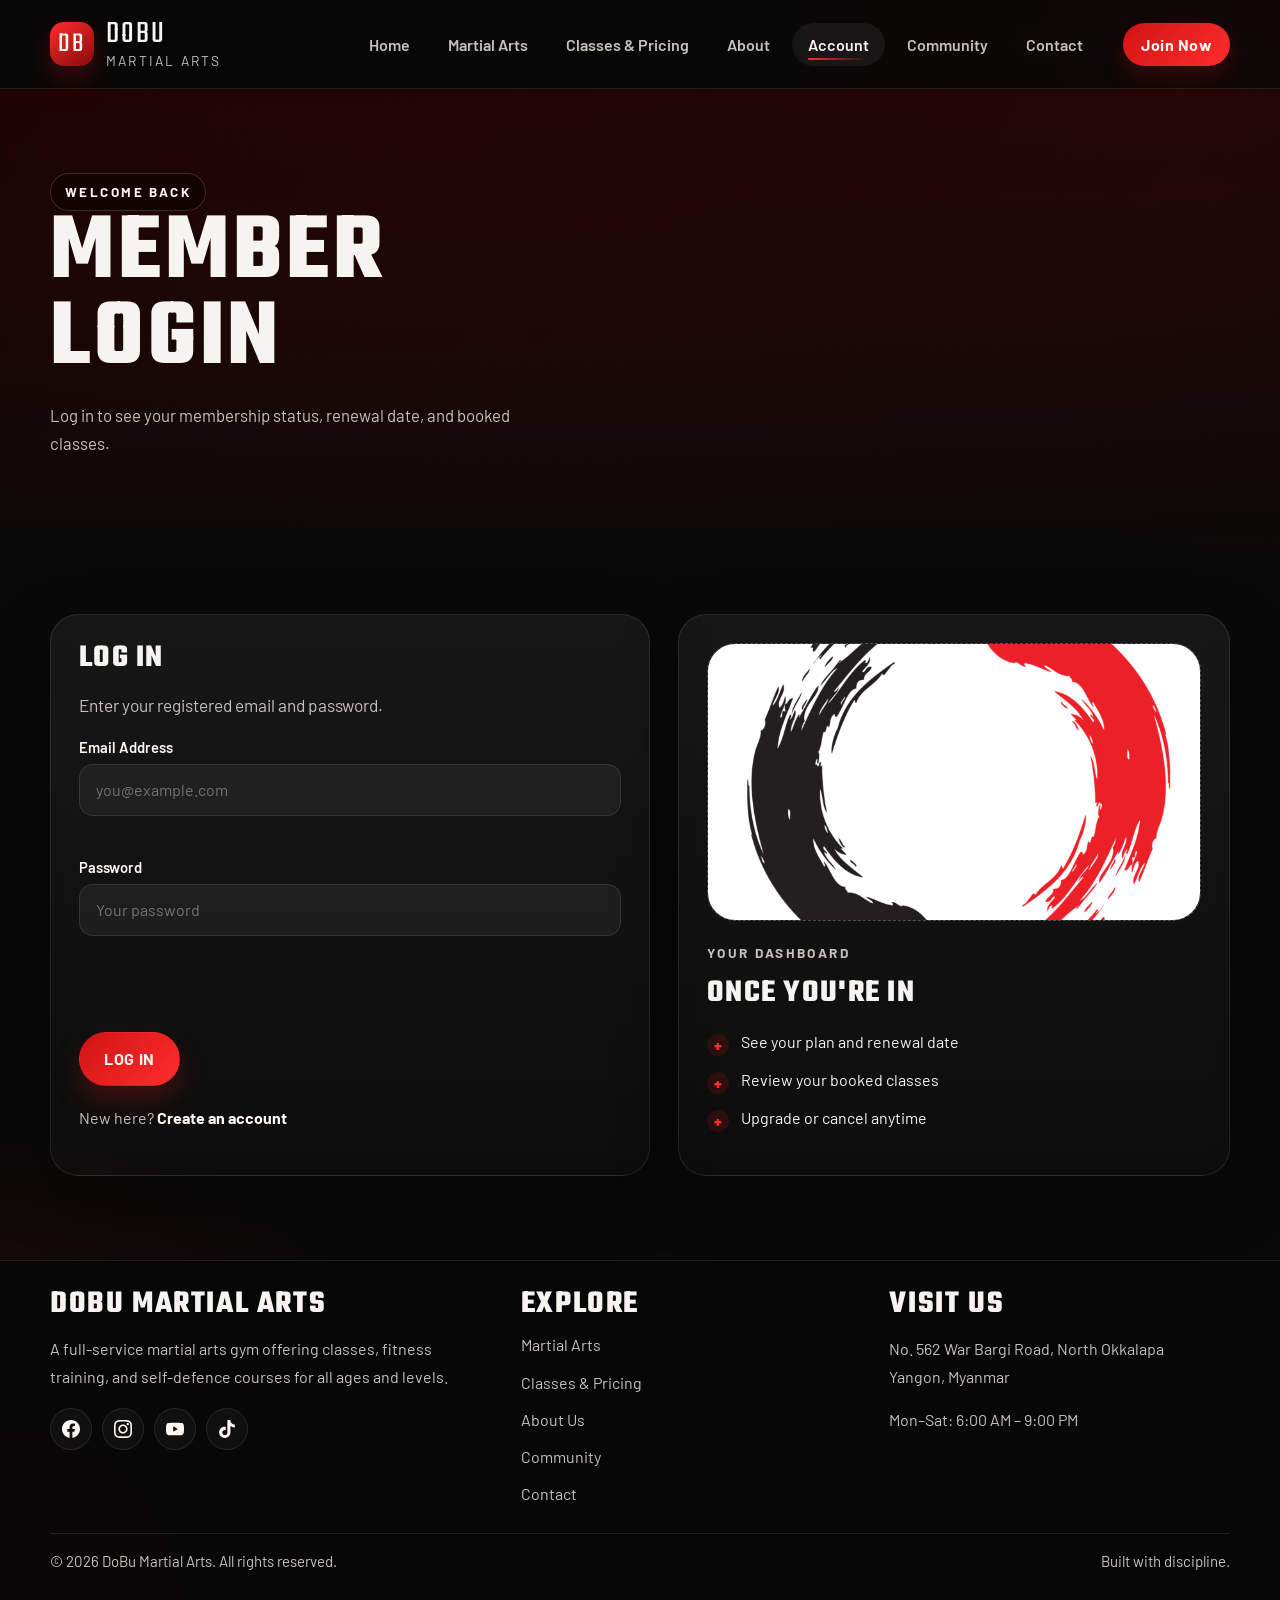
<file: Martial art/login.html>
<!DOCTYPE html>
<html lang="en">

<head>
  <meta charset="UTF-8">
  <meta name="viewport" content="width=device-width, initial-scale=1.0">
  <title>Log In — DoBu Martial Arts</title>
  <meta name="description"
    content="Log in to your DoBu Martial Arts member account to view your membership and booked classes.">
  <link rel="stylesheet" href="style.css">
</head>

<body data-page="account" data-nav-open="false">
  <div class="site-shell">

    <!-- ============ HEADER ============ -->
    <header class="site-header">
      <div class="container header-row">
        <a href="index.html" class="brand">
          <span class="brand-mark">DB</span>
          <span class="brand-copy">
            <span class="brand-title">DoBu</span>
            <span class="brand-subtitle">Martial Arts</span>
          </span>
        </a>

        <nav class="site-nav" aria-label="Primary">
          <ul class="nav-list">
            <li><a href="index.html" class="nav-link" data-nav-id="home">Home</a></li>
            <li><a href="martial-arts.html" class="nav-link" data-nav-id="martial-arts">Martial Arts</a></li>
            <li><a href="classes-pricing.html" class="nav-link" data-nav-id="classes-pricing">Classes &amp; Pricing</a>
            </li>
            <li><a href="about.html" class="nav-link" data-nav-id="about">About</a></li>
            <li><a href="account.html" class="nav-link" data-nav-id="account">Account</a></li>
            <li><a href="community.html" class="nav-link" data-nav-id="community">Community</a></li>
            <li><a href="contact.html" class="nav-link" data-nav-id="contact">Contact</a></li>
          </ul>
          <a href="register.html" class="header-cta header-cta-desktop">Join Now</a>
        </nav>

        <button class="nav-toggle" aria-label="Toggle menu" aria-expanded="false">
          <span></span><span></span><span></span>
        </button>
      </div>
    </header>

    <!-- ============ PAGE BANNER ============ -->
    <section class="page-banner">
      <div class="container">
        <span class="eyebrow">Welcome Back</span>
        <h1>Member<br>Login</h1>
        <p>Log in to see your membership status, renewal date, and booked classes.</p>
      </div>
    </section>

    <!-- ============ LOGIN FORM ============ -->
    <section class="section">
      <div class="container account-shell">

        <form class="form-card" id="login-form" novalidate>
          <h2 class="card-title">Log In</h2>
          <p class="lede">Enter your registered email and password.</p>

          <div class="form-grid">
            <div class="input-row">
              <label for="login-email">Email Address</label>
              <input type="email" id="login-email" name="login-email" placeholder="you@example.com"
                autocomplete="email">
              <span class="field-error" id="login-email-error"></span>
            </div>

            <div class="input-row">
              <label for="login-password">Password</label>
              <input type="password" id="login-password" name="login-password" placeholder="Your password"
                autocomplete="current-password">
              <span class="field-error" id="login-password-error"></span>
            </div>
          </div>

          <p class="form-status" id="login-status" role="status" aria-live="polite"></p>

          <div class="button-row">
            <button type="submit" class="button button-primary">Log In</button>
          </div>

          <p class="footer-meta" style="margin-top: 18px;">
            New here? <a href="register.html" style="color: var(--white-soft); font-weight: 700;">Create an account</a>
          </p>
        </form>

        <div class="info-panel">
          <div class="photo-frame photo-frame--wide" style="margin-bottom: 20px;"><img src="images/logo.png"
              alt="DoBu martial arts gym logo" class="photo-frame-img"></div>
          <p class="section-kicker">Your Dashboard</p>
          <h2 class="card-title">Once You're In</h2>
          <ul class="check-list">
            <li>See your plan and renewal date</li>
            <li>Review your booked classes</li>
            <li>Upgrade or cancel anytime</li>
          </ul>
        </div>

      </div>
    </section>

    <!-- ============ FOOTER ============ -->
    <footer class="site-footer">
      <div class="container footer-grid">
        <div>
          <h3 class="footer-title">DoBu Martial Arts</h3>
          <p class="footer-copy">A full-service martial arts gym offering classes, fitness training, and self-defence
            courses for all ages and levels.</p>
          <div class="social-row">
            <a href="https://facebook.com" class="social-link" aria-label="Facebook" target="_blank"
              rel="noopener noreferrer">
              <svg class="social-icon-svg" xmlns="http://www.w3.org/2000/svg" viewBox="0 0 24 24" fill="currentColor"
                aria-hidden="true">
                <path
                  d="M24 12.073c0-6.627-5.373-12-12-12s-12 5.373-12 12c0 5.99 4.388 10.954 10.125 11.854v-8.385H7.078v-3.47h3.047V9.43c0-3.007 1.792-4.669 4.533-4.669 1.312 0 2.686.235 2.686.235v2.953H15.83c-1.491 0-1.956.925-1.956 1.874v2.25h3.328l-.532 3.47h-2.796v8.385C19.612 23.027 24 18.062 24 12.073z" />
              </svg>
            </a>
            <a href="https://instagram.com" class="social-link" aria-label="Instagram" target="_blank"
              rel="noopener noreferrer">
              <svg class="social-icon-svg" xmlns="http://www.w3.org/2000/svg" viewBox="0 0 24 24" fill="currentColor"
                aria-hidden="true">
                <path
                  d="M12 2.163c3.204 0 3.584.012 4.85.07 3.252.148 4.771 1.691 4.919 4.919.058 1.265.069 1.645.069 4.849 0 3.205-.012 3.584-.069 4.849-.149 3.225-1.664 4.771-4.919 4.919-1.266.058-1.644.07-4.85.07-3.204 0-3.584-.012-4.849-.07-3.26-.149-4.771-1.699-4.919-4.92-.058-1.265-.07-1.644-.07-4.849 0-3.204.013-3.583.07-4.849.149-3.227 1.664-4.771 4.919-4.919 1.266-.057 1.645-.069 4.849-.069zm0-2.163c-3.259 0-3.667.014-4.947.072-4.358.2-6.78 2.618-6.98 6.98-.059 1.281-.073 1.689-.073 4.948 0 3.259.014 3.668.072 4.948.2 4.358 2.618 6.78 6.98 6.98 1.281.058 1.689.072 4.948.072 3.259 0 3.668-.014 4.948-.072 4.354-.2 6.782-2.618 6.979-6.98.059-1.28.073-1.689.073-4.948 0-3.259-.014-3.667-.072-4.947-.196-4.354-2.617-6.78-6.979-6.98-1.281-.059-1.69-.073-4.949-.073zm0 5.838c-3.403 0-6.162 2.759-6.162 6.162s2.759 6.163 6.162 6.163 6.162-2.759 6.162-6.163c0-3.403-2.759-6.162-6.162-6.162zm0 10.162c-2.209 0-4-1.79-4-4 0-2.209 1.791-4 4-4s4 1.791 4 4c0 2.21-1.791 4-4 4zm6.406-11.845c-.796 0-1.441.645-1.441 1.44s.645 1.44 1.441 1.44c.795 0 1.439-.645 1.439-1.44s-.644-1.44-1.439-1.44z" />
              </svg>
            </a>
            <a href="https://youtube.com" class="social-link" aria-label="YouTube" target="_blank"
              rel="noopener noreferrer">
              <svg class="social-icon-svg" xmlns="http://www.w3.org/2000/svg" viewBox="0 0 24 24" fill="currentColor"
                aria-hidden="true">
                <path
                  d="M23.498 6.186a3.016 3.016 0 0 0-2.122-2.136C19.505 3.545 12 3.545 12 3.545s-7.505 0-9.377.505A3.017 3.017 0 0 0 .502 6.186C0 8.07 0 12 0 12s0 3.93.502 5.814a3.016 3.016 0 0 0 2.122 2.136c1.871.505 9.376.505 9.376.505s7.505 0 9.377-.505a3.015 3.015 0 0 0 2.122-2.136C24 15.93 24 12 24 12s0-3.93-.502-5.814zM9.545 15.568V8.432L15.818 12l-6.273 3.568z" />
              </svg>
            </a>
            <a href="https://tiktok.com" class="social-link" aria-label="TikTok" target="_blank"
              rel="noopener noreferrer">
              <svg class="social-icon-svg" xmlns="http://www.w3.org/2000/svg" viewBox="0 0 24 24" fill="currentColor"
                aria-hidden="true">
                <path
                  d="M12.525.02c1.31-.02 2.61-.01 3.91-.02.08 1.53.63 3.09 1.75 4.17 1.12 1.11 2.7 1.62 4.24 1.79v4.03c-1.44-.05-2.89-.35-4.2-.97-.57-.26-1.1-.59-1.62-.93-.01 2.92.01 5.84-.02 8.75-.08 1.4-.54 2.79-1.35 3.94-1.31 1.92-3.58 3.17-5.91 3.21-1.43.08-2.86-.31-4.08-1.03-2.02-1.19-3.44-3.37-3.65-5.71-.02-.5-.03-1-.01-1.49.18-1.9 1.12-3.72 2.58-4.96 1.66-1.44 3.98-2.13 6.15-1.72.02 1.48-.04 2.96-.04 4.44-.99-.32-2.15-.23-3.02.37-.63.41-1.11 1.04-1.36 1.75-.21.51-.15 1.07-.14 1.61.24 1.64 1.82 3.02 3.5 2.87 1.12-.01 2.19-.66 2.77-1.61.19-.33.4-.67.41-1.06.1-1.79.06-3.57.07-5.36.01-4.03-.01-8.05.02-12.07z" />
              </svg>
            </a>
          </div>
        </div>

        <div>
          <h3 class="footer-title">Explore</h3>
          <nav class="footer-links">
            <a href="martial-arts.html">Martial Arts</a>
            <a href="classes-pricing.html">Classes &amp; Pricing</a>
            <a href="about.html">About Us</a>
            <a href="community.html">Community</a>
            <a href="contact.html">Contact</a>
          </nav>
        </div>

        <div>
          <h3 class="footer-title">Visit Us</h3>
          <p class="footer-meta">No. 562 War Bargi Road, North Okkalapa<br>Yangon, Myanmar</p>
          <p class="footer-meta">Mon–Sat: 6:00 AM – 9:00 PM</p>
        </div>
      </div>

      <div class="container footer-bottom">
        <span>© 2026 DoBu Martial Arts. All rights reserved.</span>
        <span>Built with discipline.</span>
      </div>
    </footer>

  </div>

  <script src="script.js" defer></script>
</body>

</html>
</file>
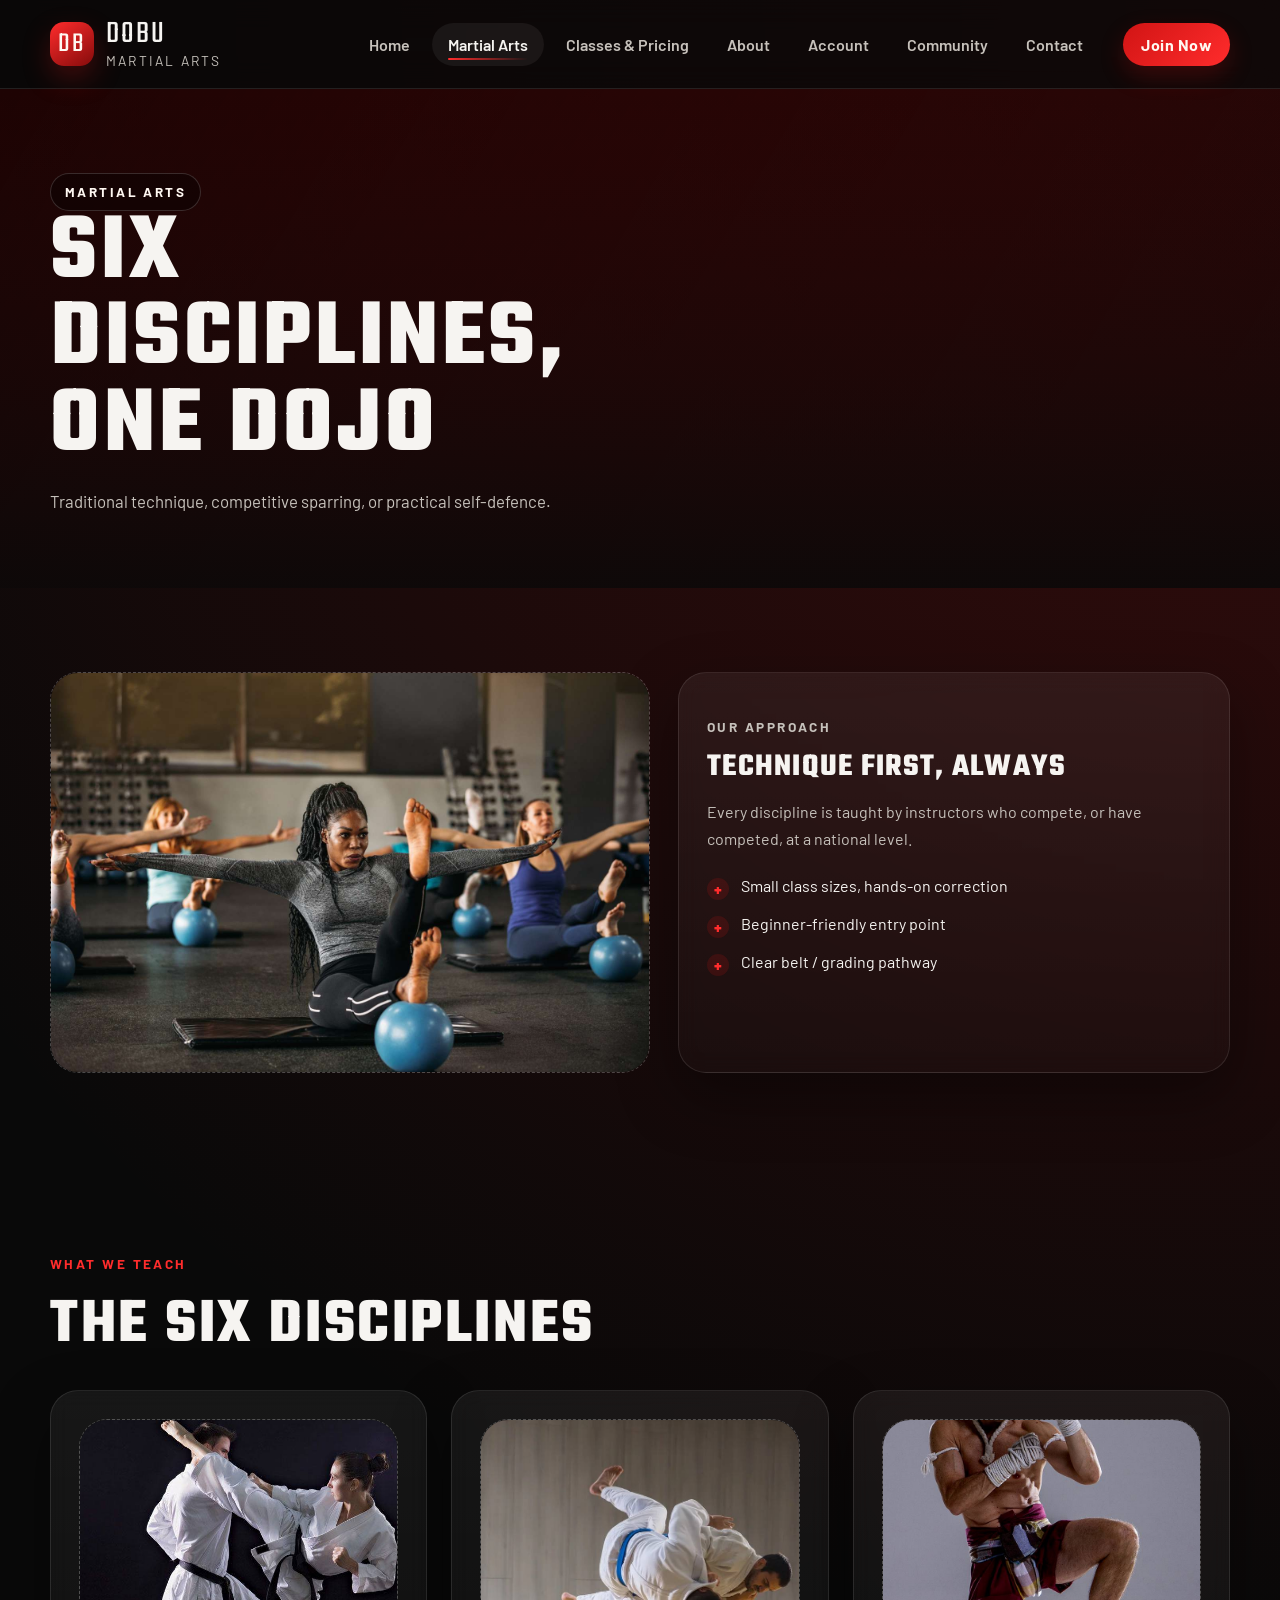
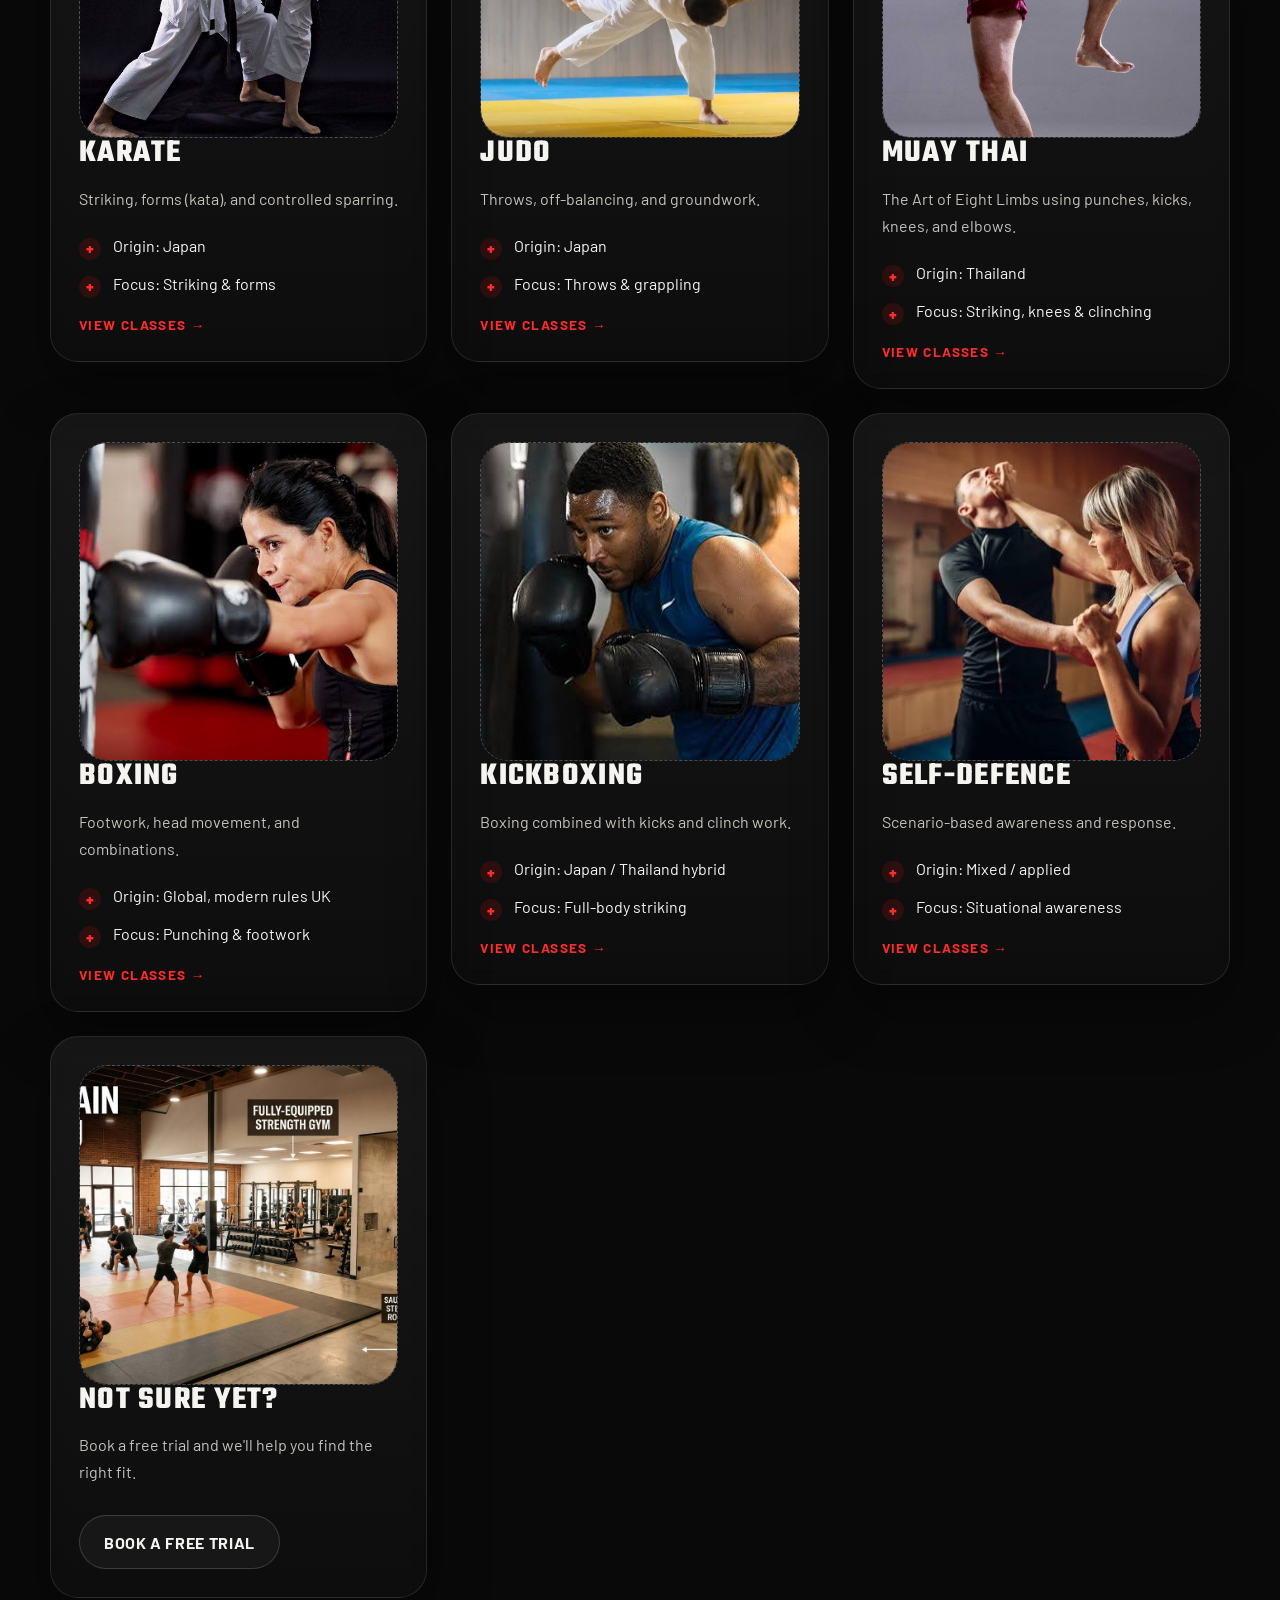
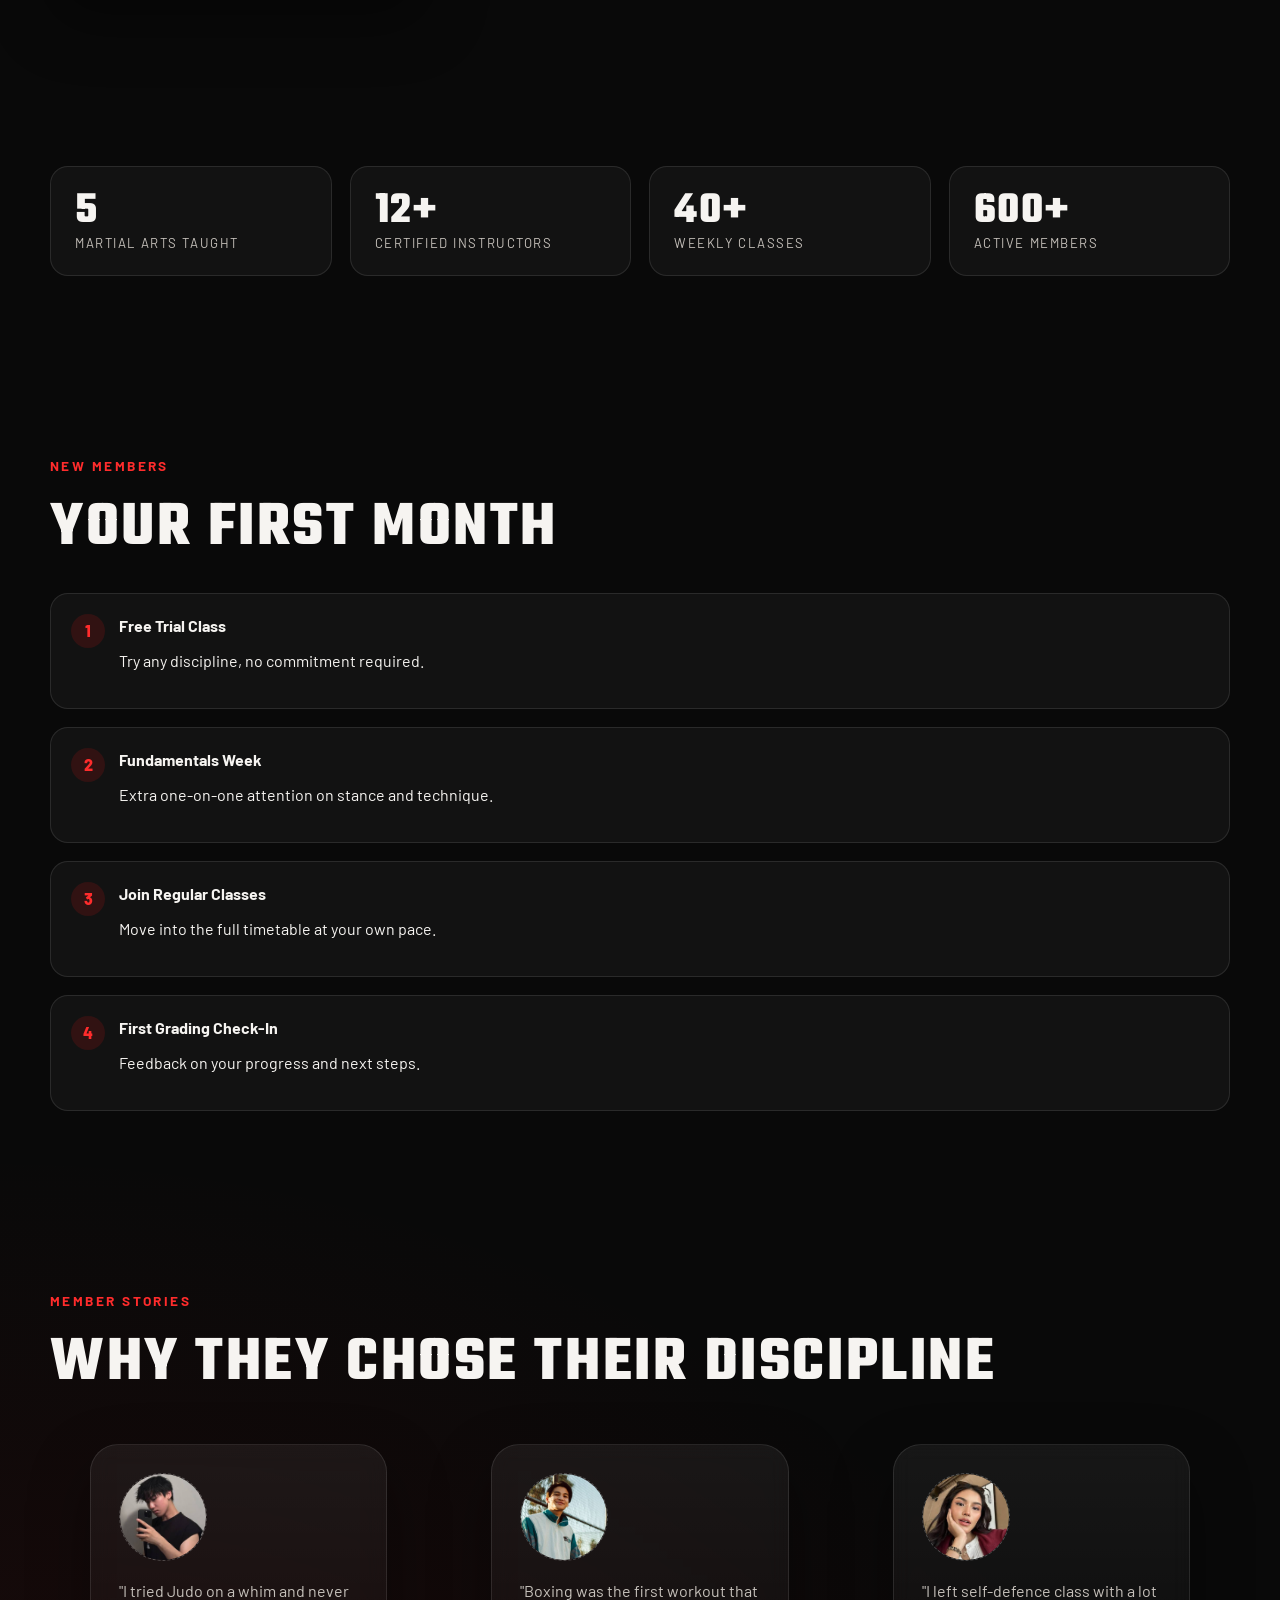
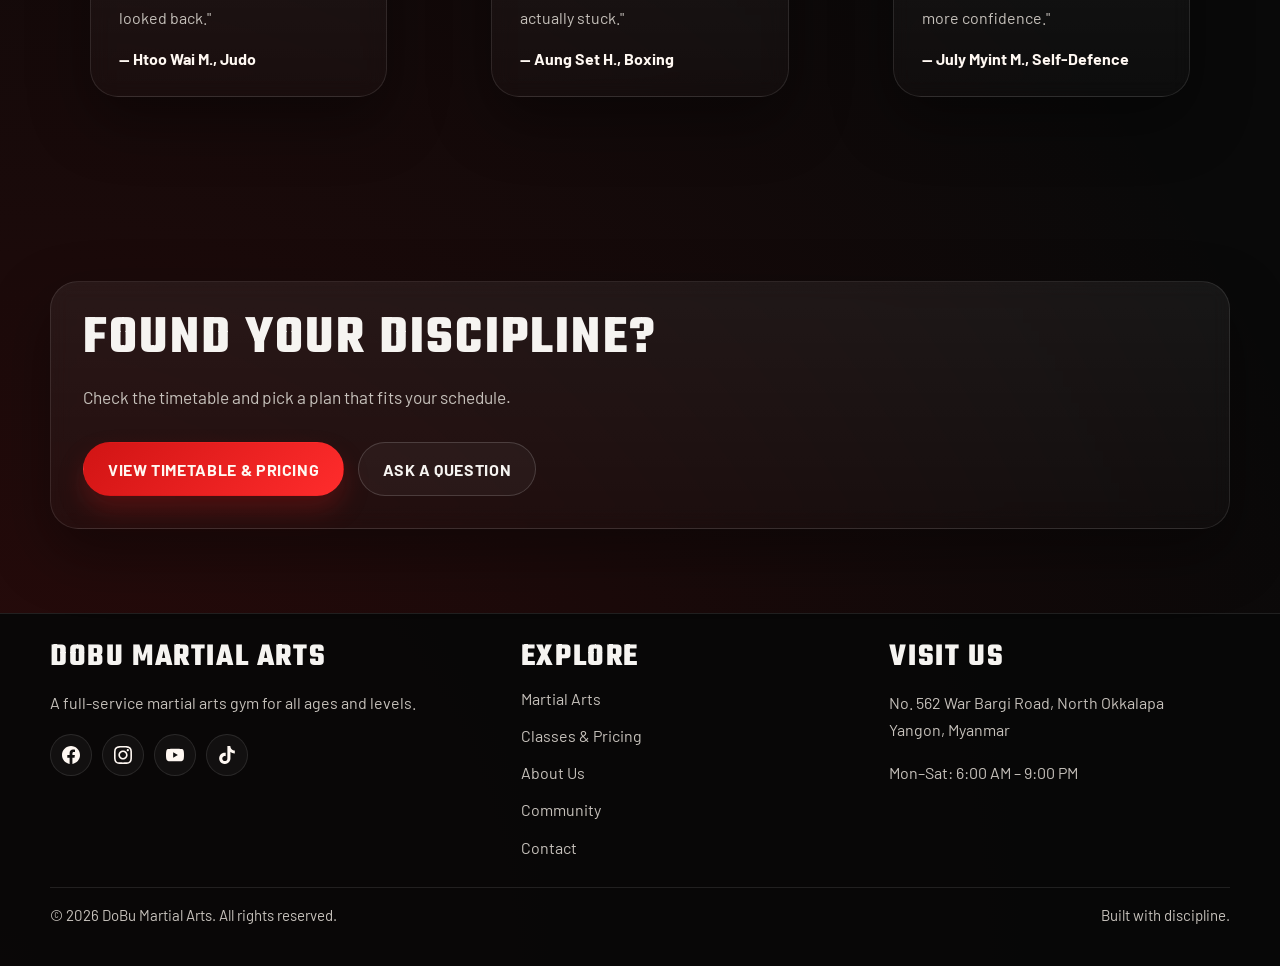
<file: Martial art/martial-arts.html>
<!DOCTYPE html>
<html lang="en">

<head>
  <meta charset="UTF-8">
  <meta name="viewport" content="width=device-width, initial-scale=1.0">
  <title>Martial Arts — DoBu Martial Arts</title>
  <meta name="description"
    content="Explore the five martial arts taught at DoBu — Karate, Judo, Boxing, Kickboxing, and Self-Defence — and what your first month looks like.">
  <link rel="stylesheet" href="style.css">
</head>

<body data-page="martial-arts" data-nav-open="false">
  <div class="site-shell">

    <!-- ============ HEADER ============ -->
    <header class="site-header">
      <div class="container header-row">
        <a href="index.html" class="brand">
          <span class="brand-mark">DB</span>
          <span class="brand-copy">
            <span class="brand-title">DoBu</span>
            <span class="brand-subtitle">Martial Arts</span>
          </span>
        </a>

        <nav class="site-nav" aria-label="Primary">
          <ul class="nav-list">
            <li><a href="index.html" class="nav-link" data-nav-id="home">Home</a></li>
            <li><a href="martial-arts.html" class="nav-link" data-nav-id="martial-arts">Martial Arts</a></li>
            <li><a href="classes-pricing.html" class="nav-link" data-nav-id="classes-pricing">Classes &amp; Pricing</a>
            </li>
            <li><a href="about.html" class="nav-link" data-nav-id="about">About</a></li>
            <li><a href="login.html" class="nav-link" data-nav-id="account">Account</a></li>
            <li><a href="community.html" class="nav-link" data-nav-id="community">Community</a></li>
            <li><a href="contact.html" class="nav-link" data-nav-id="contact">Contact</a></li>
          </ul>
          <a href="login.html" class="header-cta header-cta-desktop">Join Now</a>
        </nav>

        <button class="nav-toggle" aria-label="Toggle menu" aria-expanded="false">
          <span></span><span></span><span></span>
        </button>
      </div>
    </header>

    <!-- ============ PAGE BANNER ============ -->
    <section class="page-banner">
      <div class="container">
        <span class="eyebrow">Martial Arts</span>
        <h1>Six Disciplines,<br>One Dojo</h1>
        <p>Traditional technique, competitive sparring, or practical self-defence.</p>
      </div>
    </section>

    <!-- ============ INTRO ============ -->
    <section class="section">
      <div class="container split-layout">
        <div class="photo-frame photo-frame--tall"><img src="images/technique.jpg"
            alt="Instructor demonstrating a martial arts technique to students" class="photo-frame-img">
        </div>

        <div class="info-panel">
          <p class="section-kicker">Our Approach</p>
          <h2 class="card-title">Technique First, Always</h2>
          <p>Every discipline is taught by instructors who compete, or have competed, at a national level.</p>
          <ul class="check-list">
            <li>Small class sizes, hands-on correction</li>
            <li>Beginner-friendly entry point</li>
            <li>Clear belt / grading pathway</li>
          </ul>
        </div>
      </div>
    </section>

    <!-- ============ THE FIVE DISCIPLINES ============ -->
    <section class="section">
      <div class="container">
        <div class="section-header">
          <p class="section-kicker">What We Teach</p>
          <h2 class="section-title">The Six Disciplines</h2>
        </div>

        <div class="feature-grid">
          <a href="classes-pricing.html?discipline=karate" class="card-link"
            aria-label="View Karate classes and schedule">
            <article class="card">
              <div class="photo-frame photo-frame--square"><img src="images/karateAdult-2.jpg"
                  alt="Adults practising karate striking and forms in class" class="photo-frame-img">
              </div>
              <h3 class="card-title">Karate</h3>
              <p>Striking, forms (kata), and controlled sparring.</p>
              <ul class="mini-list">
                <li>Origin: Japan</li>
                <li>Focus: Striking &amp; forms</li>
              </ul>
              <span class="card-cta-hint">View Classes →</span>
            </article>
          </a>

          <a href="classes-pricing.html?discipline=judo" class="card-link" aria-label="View Judo classes and schedule">
            <article class="card">
              <div class="photo-frame photo-frame--square"><img src="images/judoAdult.jpg"
                  alt="Adults practising judo throws and groundwork" class="photo-frame-img">
              </div>
              <h3 class="card-title">Judo</h3>
              <p>Throws, off-balancing, and groundwork.</p>
              <ul class="mini-list">
                <li>Origin: Japan</li>
                <li>Focus: Throws &amp; grappling</li>
              </ul>
              <span class="card-cta-hint">View Classes →</span>
            </article>
          </a>

          <a href="classes-pricing.html?discipline=muaythai" class="card-link"
            aria-label="View Muay Thai classes and schedule">
            <article class="card">
              <div class="photo-frame photo-frame--square"><img src="images/muaythai2.jpg"
                  alt="Students training Muay Thai using punches, kicks, and elbows" class="photo-frame-img">
              </div>
              <h3 class="card-title">Muay Thai</h3>
              <p>The Art of Eight Limbs using punches, kicks, knees, and elbows.</p>
              <ul class="mini-list">
                <li>Origin: Thailand</li>
                <li>Focus: Striking, knees &amp; clinching</li>
              </ul>
              <span class="card-cta-hint">View Classes →</span>
            </article>
          </a>

          <a href="classes-pricing.html?discipline=boxing" class="card-link"
            aria-label="View Boxing classes and schedule">
            <article class="card">
              <div class="photo-frame photo-frame--square"><img src="images/kickboxingWoman.jfif"
                  alt="Female student working through boxing combinations and footwork" class="photo-frame-img">
              </div>
              <h3 class="card-title">Boxing</h3>
              <p>Footwork, head movement, and combinations.</p>
              <ul class="mini-list">
                <li>Origin: Global, modern rules UK</li>
                <li>Focus: Punching &amp; footwork</li>
              </ul>
              <span class="card-cta-hint">View Classes →</span>
            </article>
          </a>

          <a href="classes-pricing.html?discipline=kickboxing" class="card-link"
            aria-label="View Kickboxing classes and schedule">
            <article class="card">
              <div class="photo-frame photo-frame--square"><img src="images/kickboxingMan.jfif"
                  alt="Male student training in kickboxing — combining kicks and punching" class="photo-frame-img">
              </div>
              <h3 class="card-title">Kickboxing</h3>
              <p>Boxing combined with kicks and clinch work.</p>
              <ul class="mini-list">
                <li>Origin: Japan / Thailand hybrid</li>
                <li>Focus: Full-body striking</li>
              </ul>
              <span class="card-cta-hint">View Classes →</span>
            </article>
          </a>

          <a href="classes-pricing.html?discipline=selfdefence" class="card-link"
            aria-label="View Self-Defence classes and schedule">
            <article class="card">
              <div class="photo-frame photo-frame--square"><img src="images/selfdefense.jfif"
                  alt="Students practising scenario-based self-defence techniques" class="photo-frame-img">
              </div>
              <h3 class="card-title">Self-Defence</h3>
              <p>Scenario-based awareness and response.</p>
              <ul class="mini-list">
                <li>Origin: Mixed / applied</li>
                <li>Focus: Situational awareness</li>
              </ul>
              <span class="card-cta-hint">View Classes →</span>
            </article>
          </a>

          <article class="card">
            <div class="photo-frame photo-frame--square"><img src="images/whydobu.jpg"
                alt="DoBu gym — a welcoming space to find your martial arts discipline" class="photo-frame-img">
            </div>
            <h3 class="card-title">Not Sure Yet?</h3>
            <p>Book a free trial and we'll help you find the right fit.</p>
            <div class="button-row">
              <a href="contact.html" class="button button-secondary">Book A Free Trial</a>
            </div>
          </article>
        </div>
      </div>
    </section>

    <!-- ============ STATS ============ -->
    <div class="section">
      <div class="container stat-grid">
        <div class="stat-card">
          <strong>5</strong>
          <span>Martial Arts Taught</span>
        </div>
        <div class="stat-card">
          <strong>12+</strong>
          <span>Certified Instructors</span>
        </div>
        <div class="stat-card">
          <strong>40+</strong>
          <span>Weekly Classes</span>
        </div>
        <div class="stat-card">
          <strong>600+</strong>
          <span>Active Members</span>
        </div>
      </div>
    </div>

    <!-- ============ FIRST MONTH TIMELINE ============ -->
    <section class="section">
      <div class="container">
        <div class="section-header">
          <p class="section-kicker">New Members</p>
          <h2 class="section-title">Your First Month</h2>
        </div>

        <div class="timeline">
          <div class="timeline-item" data-step="1">
            <strong>Free Trial Class</strong>
            <p>Try any discipline, no commitment required.</p>
          </div>
          <div class="timeline-item" data-step="2">
            <strong>Fundamentals Week</strong>
            <p>Extra one-on-one attention on stance and technique.</p>
          </div>
          <div class="timeline-item" data-step="3">
            <strong>Join Regular Classes</strong>
            <p>Move into the full timetable at your own pace.</p>
          </div>
          <div class="timeline-item" data-step="4">
            <strong>First Grading Check-In</strong>
            <p>Feedback on your progress and next steps.</p>
          </div>
        </div>
      </div>
    </section>

    <!-- ============ TESTIMONIALS ============ -->
    <section class="section">
      <div class="container">
        <div class="section-header">
          <p class="section-kicker">Member Stories</p>
          <h2 class="section-title">Why They Chose Their Discipline</h2>
        </div>

        <div class="testimonial-grid">
          <blockquote class="quote-card">
            <div class="photo-frame photo-frame--round"><img src="images/Htoo.jfif"
                alt="Photo of member Htoo Wai M., Judo student" class="photo-frame-img">
            </div>
            <p>"I tried Judo on a whim and never looked back."</p>
            <cite>— Htoo Wai M., Judo</cite>
          </blockquote>

          <blockquote class="quote-card">
            <div class="photo-frame photo-frame--round"><img src="images/Aung.jfif"
                alt="Photo of member Aung Set H., Boxing student" class="photo-frame-img">
            </div>
            <p>"Boxing was the first workout that actually stuck."</p>
            <cite>— Aung Set H., Boxing</cite>
          </blockquote>

          <blockquote class="quote-card">
            <div class="photo-frame photo-frame--round"><img src="images/July.jfif"
                alt="Photo of member July Myint M., Self-Defence student" class="photo-frame-img">
            </div>
            <p>"I left self-defence class with a lot more confidence."</p>
            <cite>— July Myint M., Self-Defence</cite>
          </blockquote>
        </div>
      </div>
    </section>

    <!-- ============ CTA BAND ============ -->
    <section class="section">
      <div class="container cta-band">
        <h2>Found Your Discipline?</h2>
        <p class="lede">Check the timetable and pick a plan that fits your schedule.</p>
        <div class="button-row">
          <a href="classes-pricing.html" class="button button-primary">View Timetable &amp; Pricing</a>
          <a href="contact.html" class="button button-secondary">Ask A Question</a>
        </div>
      </div>
    </section>

    <!-- ============ FOOTER ============ -->
    <footer class="site-footer">
      <div class="container footer-grid">
        <div>
          <h3 class="footer-title">DoBu Martial Arts</h3>
          <p class="footer-copy">A full-service martial arts gym for all ages and levels.</p>
          <div class="social-row">
            <a href="https://facebook.com" class="social-link" aria-label="Facebook" target="_blank"
              rel="noopener noreferrer">
              <svg class="social-icon-svg" xmlns="http://www.w3.org/2000/svg" viewBox="0 0 24 24" fill="currentColor"
                aria-hidden="true">
                <path
                  d="M24 12.073c0-6.627-5.373-12-12-12s-12 5.373-12 12c0 5.99 4.388 10.954 10.125 11.854v-8.385H7.078v-3.47h3.047V9.43c0-3.007 1.792-4.669 4.533-4.669 1.312 0 2.686.235 2.686.235v2.953H15.83c-1.491 0-1.956.925-1.956 1.874v2.25h3.328l-.532 3.47h-2.796v8.385C19.612 23.027 24 18.062 24 12.073z" />
              </svg>
            </a>
            <a href="https://instagram.com" class="social-link" aria-label="Instagram" target="_blank"
              rel="noopener noreferrer">
              <svg class="social-icon-svg" xmlns="http://www.w3.org/2000/svg" viewBox="0 0 24 24" fill="currentColor"
                aria-hidden="true">
                <path
                  d="M12 2.163c3.204 0 3.584.012 4.85.07 3.252.148 4.771 1.691 4.919 4.919.058 1.265.069 1.645.069 4.849 0 3.205-.012 3.584-.069 4.849-.149 3.225-1.664 4.771-4.919 4.919-1.266.058-1.644.07-4.85.07-3.204 0-3.584-.012-4.849-.07-3.26-.149-4.771-1.699-4.919-4.92-.058-1.265-.07-1.644-.07-4.849 0-3.204.013-3.583.07-4.849.149-3.227 1.664-4.771 4.919-4.919 1.266-.057 1.645-.069 4.849-.069zm0-2.163c-3.259 0-3.667.014-4.947.072-4.358.2-6.78 2.618-6.98 6.98-.059 1.281-.073 1.689-.073 4.948 0 3.259.014 3.668.072 4.948.2 4.358 2.618 6.78 6.98 6.98 1.281.058 1.689.072 4.948.072 3.259 0 3.668-.014 4.948-.072 4.354-.2 6.782-2.618 6.979-6.98.059-1.28.073-1.689.073-4.948 0-3.259-.014-3.667-.072-4.947-.196-4.354-2.617-6.78-6.979-6.98-1.281-.059-1.69-.073-4.949-.073zm0 5.838c-3.403 0-6.162 2.759-6.162 6.162s2.759 6.163 6.162 6.163 6.162-2.759 6.162-6.163c0-3.403-2.759-6.162-6.162-6.162zm0 10.162c-2.209 0-4-1.79-4-4 0-2.209 1.791-4 4-4s4 1.791 4 4c0 2.21-1.791 4-4 4zm6.406-11.845c-.796 0-1.441.645-1.441 1.44s.645 1.44 1.441 1.44c.795 0 1.439-.645 1.439-1.44s-.644-1.44-1.439-1.44z" />
              </svg>
            </a>
            <a href="https://youtube.com" class="social-link" aria-label="YouTube" target="_blank"
              rel="noopener noreferrer">
              <svg class="social-icon-svg" xmlns="http://www.w3.org/2000/svg" viewBox="0 0 24 24" fill="currentColor"
                aria-hidden="true">
                <path
                  d="M23.498 6.186a3.016 3.016 0 0 0-2.122-2.136C19.505 3.545 12 3.545 12 3.545s-7.505 0-9.377.505A3.017 3.017 0 0 0 .502 6.186C0 8.07 0 12 0 12s0 3.93.502 5.814a3.016 3.016 0 0 0 2.122 2.136c1.871.505 9.376.505 9.376.505s7.505 0 9.377-.505a3.015 3.015 0 0 0 2.122-2.136C24 15.93 24 12 24 12s0-3.93-.502-5.814zM9.545 15.568V8.432L15.818 12l-6.273 3.568z" />
              </svg>
            </a>
            <a href="https://tiktok.com" class="social-link" aria-label="TikTok" target="_blank"
              rel="noopener noreferrer">
              <svg class="social-icon-svg" xmlns="http://www.w3.org/2000/svg" viewBox="0 0 24 24" fill="currentColor"
                aria-hidden="true">
                <path
                  d="M12.525.02c1.31-.02 2.61-.01 3.91-.02.08 1.53.63 3.09 1.75 4.17 1.12 1.11 2.7 1.62 4.24 1.79v4.03c-1.44-.05-2.89-.35-4.2-.97-.57-.26-1.1-.59-1.62-.93-.01 2.92.01 5.84-.02 8.75-.08 1.4-.54 2.79-1.35 3.94-1.31 1.92-3.58 3.17-5.91 3.21-1.43.08-2.86-.31-4.08-1.03-2.02-1.19-3.44-3.37-3.65-5.71-.02-.5-.03-1-.01-1.49.18-1.9 1.12-3.72 2.58-4.96 1.66-1.44 3.98-2.13 6.15-1.72.02 1.48-.04 2.96-.04 4.44-.99-.32-2.15-.23-3.02.37-.63.41-1.11 1.04-1.36 1.75-.21.51-.15 1.07-.14 1.61.24 1.64 1.82 3.02 3.5 2.87 1.12-.01 2.19-.66 2.77-1.61.19-.33.4-.67.41-1.06.1-1.79.06-3.57.07-5.36.01-4.03-.01-8.05.02-12.07z" />
              </svg>
            </a>
          </div>
        </div>

        <div>
          <h3 class="footer-title">Explore</h3>
          <nav class="footer-links">
            <a href="martial-arts.html">Martial Arts</a>
            <a href="classes-pricing.html">Classes &amp; Pricing</a>
            <a href="about.html">About Us</a>
            <a href="community.html">Community</a>
            <a href="contact.html">Contact</a>
          </nav>
        </div>

        <div>
          <h3 class="footer-title">Visit Us</h3>
          <p class="footer-meta">No. 562 War Bargi Road, North Okkalapa<br>Yangon, Myanmar</p>
          <p class="footer-meta">Mon–Sat: 6:00 AM – 9:00 PM</p>
        </div>
      </div>

      <div class="container footer-bottom">
        <span>© 2026 DoBu Martial Arts. All rights reserved.</span>
        <span>Built with discipline.</span>
      </div>
    </footer>

  </div>

  <script src="script.js" defer></script>
</body>

</html>
</file>
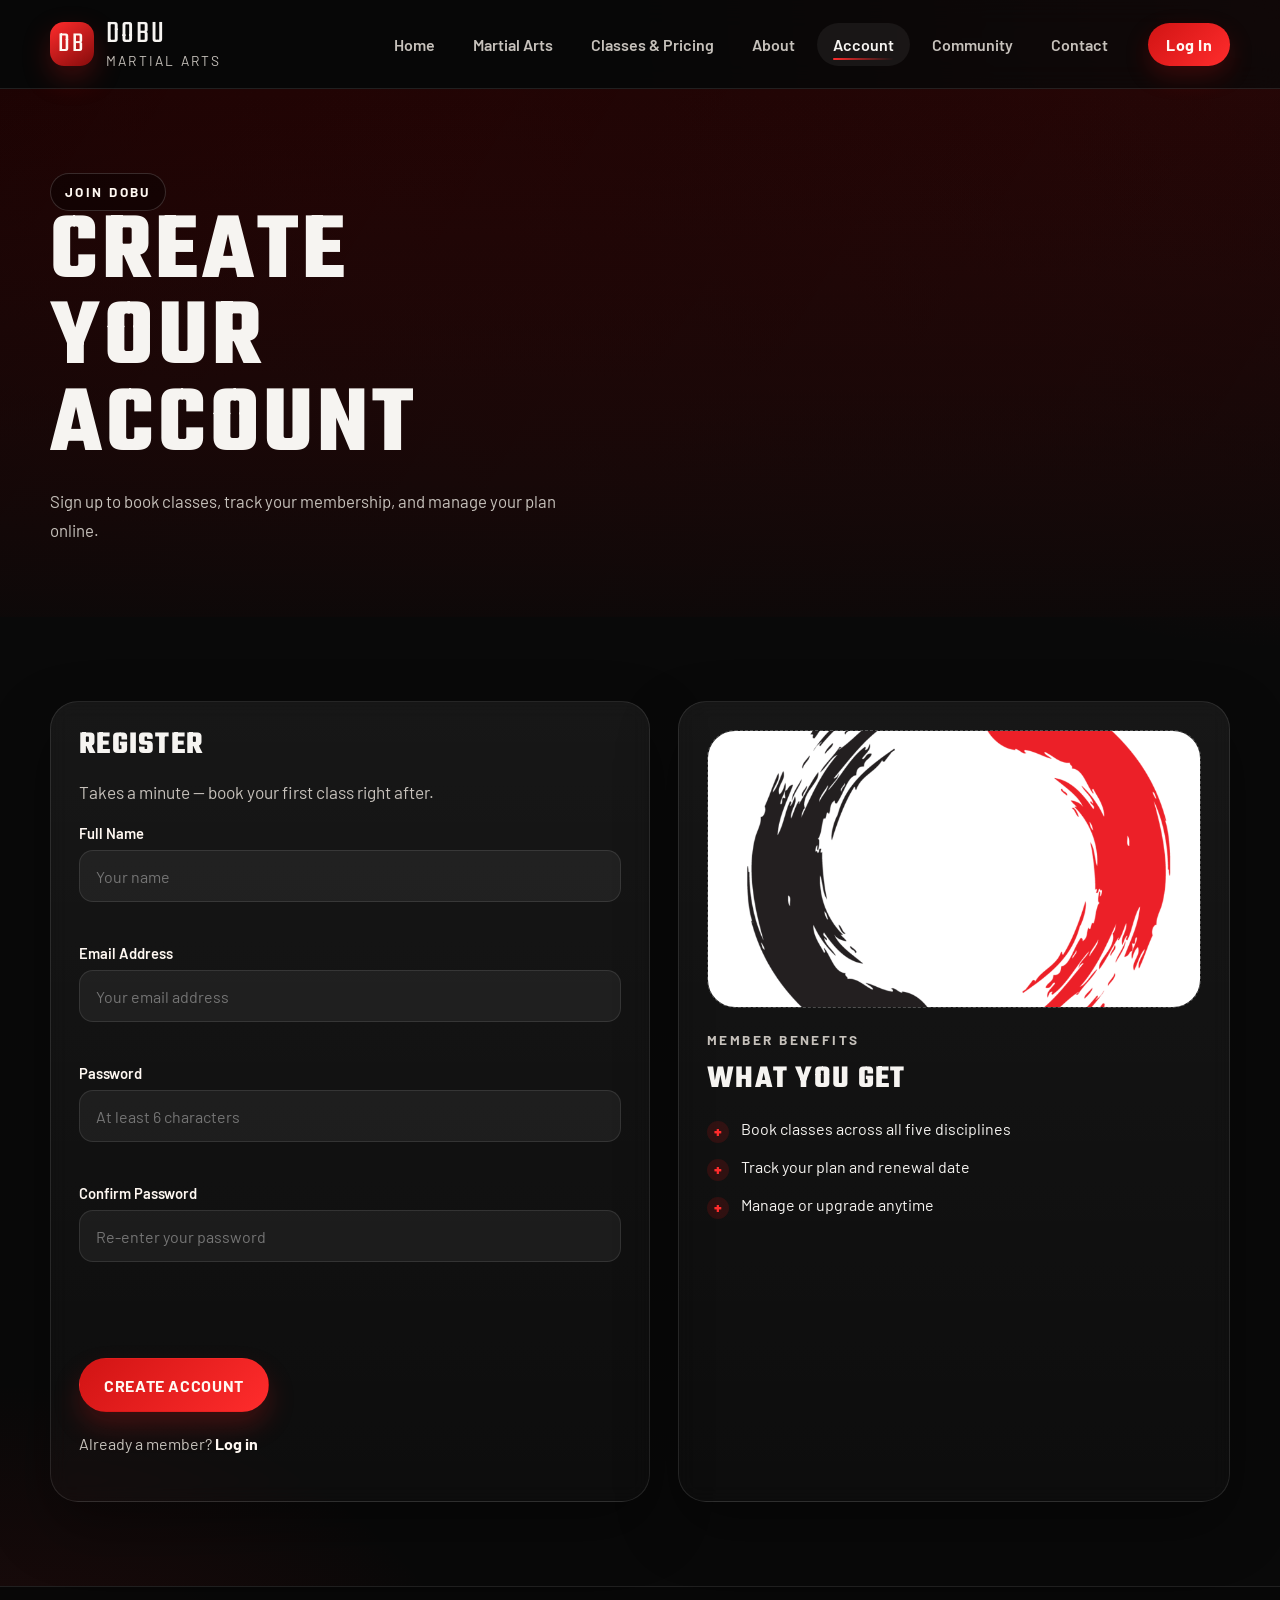
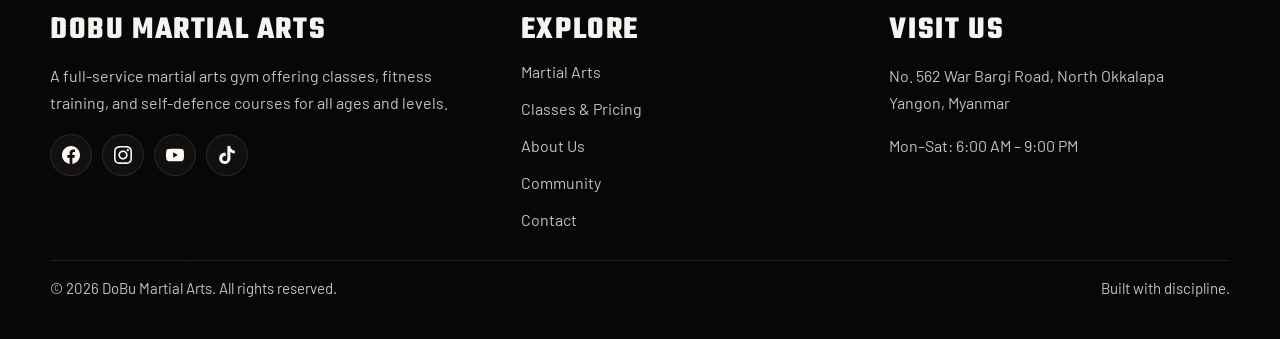
<file: Martial art/register.html>
<!DOCTYPE html>
<html lang="en">

<head>
  <meta charset="UTF-8">
  <meta name="viewport" content="width=device-width, initial-scale=1.0">
  <title>Create Account — DoBu Martial Arts</title>
  <meta name="description"
    content="Create your free DoBu Martial Arts member account to book classes and manage your membership.">
  <link rel="stylesheet" href="style.css">
</head>

<body data-page="account" data-nav-open="false">
  <div class="site-shell">

    <!-- ============ HEADER ============ -->
    <header class="site-header">
      <div class="container header-row">
        <a href="index.html" class="brand">
          <span class="brand-mark">DB</span>
          <span class="brand-copy">
            <span class="brand-title">DoBu</span>
            <span class="brand-subtitle">Martial Arts</span>
          </span>
        </a>

        <nav class="site-nav" aria-label="Primary">
          <ul class="nav-list">
            <li><a href="index.html" class="nav-link" data-nav-id="home">Home</a></li>
            <li><a href="martial-arts.html" class="nav-link" data-nav-id="martial-arts">Martial Arts</a></li>
            <li><a href="classes-pricing.html" class="nav-link" data-nav-id="classes-pricing">Classes &amp; Pricing</a>
            </li>
            <li><a href="about.html" class="nav-link" data-nav-id="about">About</a></li>
            <li><a href="account.html" class="nav-link" data-nav-id="account">Account</a></li>
            <li><a href="community.html" class="nav-link" data-nav-id="community">Community</a></li>
            <li><a href="contact.html" class="nav-link" data-nav-id="contact">Contact</a></li>
          </ul>
          <a href="login.html" class="header-cta header-cta-desktop">Log In</a>
        </nav>

        <button class="nav-toggle" aria-label="Toggle menu" aria-expanded="false">
          <span></span><span></span><span></span>
        </button>
      </div>
    </header>

    <!-- ============ PAGE BANNER ============ -->
    <section class="page-banner">
      <div class="container">
        <span class="eyebrow">Join DoBu</span>
        <h1>Create Your<br>Account</h1>
        <p>Sign up to book classes, track your membership, and manage your plan online.</p>
      </div>
    </section>

    <!-- ============ REGISTER FORM ============ -->
    <section class="section">
      <div class="container account-shell">

        <form class="form-card" id="register-form" novalidate>
          <h2 class="card-title">Register</h2>
          <p class="lede">Takes a minute — book your first class right after.</p>

          <div class="form-grid">
            <div class="input-row">
              <label for="name">Full Name</label>
              <input type="text" id="name" name="name" placeholder="Your name" autocomplete="name">
              <span class="field-error" id="name-error"></span>
            </div>

            <div class="input-row">
              <label for="email">Email Address</label>
              <input type="email" id="email" name="email" placeholder="Your email address" autocomplete="email">
              <span class="field-error" id="email-error"></span>
            </div>

            <div class="input-row">
              <label for="password">Password</label>
              <input type="password" id="password" name="password" placeholder="At least 6 characters"
                autocomplete="new-password">
              <span class="field-error" id="password-error"></span>
            </div>

            <div class="input-row">
              <label for="confirm-password">Confirm Password</label>
              <input type="password" id="confirm-password" name="confirm-password" placeholder="Re-enter your password"
                autocomplete="new-password">
              <span class="field-error" id="confirm-password-error"></span>
            </div>
          </div>

          <p class="form-status" id="register-status" role="status" aria-live="polite"></p>

          <div class="button-row">
            <button type="submit" class="button button-primary">Create Account</button>
          </div>

          <p class="footer-meta" style="margin-top: 18px;">
            Already a member? <a href="login.html" style="color: var(--white-soft); font-weight: 700;">Log in</a>
          </p>
        </form>

        <div class="info-panel">
          <div class="photo-frame photo-frame--wide" style="margin-bottom: 20px;"><img src="images/logo.png"
              alt="DoBu martial arts gym logo" class="photo-frame-img"></div>
          <p class="section-kicker">Member Benefits</p>
          <h2 class="card-title">What You Get</h2>
          <ul class="check-list">
            <li>Book classes across all five disciplines</li>
            <li>Track your plan and renewal date</li>
            <li>Manage or upgrade anytime</li>
          </ul>
        </div>

      </div>
    </section>

    <!-- ============ FOOTER ============ -->
    <footer class="site-footer">
      <div class="container footer-grid">
        <div>
          <h3 class="footer-title">DoBu Martial Arts</h3>
          <p class="footer-copy">A full-service martial arts gym offering classes, fitness training, and self-defence
            courses for all ages and levels.</p>
          <div class="social-row">
            <a href="https://facebook.com" class="social-link" aria-label="Facebook" target="_blank"
              rel="noopener noreferrer">
              <svg class="social-icon-svg" xmlns="http://www.w3.org/2000/svg" viewBox="0 0 24 24" fill="currentColor"
                aria-hidden="true">
                <path
                  d="M24 12.073c0-6.627-5.373-12-12-12s-12 5.373-12 12c0 5.99 4.388 10.954 10.125 11.854v-8.385H7.078v-3.47h3.047V9.43c0-3.007 1.792-4.669 4.533-4.669 1.312 0 2.686.235 2.686.235v2.953H15.83c-1.491 0-1.956.925-1.956 1.874v2.25h3.328l-.532 3.47h-2.796v8.385C19.612 23.027 24 18.062 24 12.073z" />
              </svg>
            </a>
            <a href="https://instagram.com" class="social-link" aria-label="Instagram" target="_blank"
              rel="noopener noreferrer">
              <svg class="social-icon-svg" xmlns="http://www.w3.org/2000/svg" viewBox="0 0 24 24" fill="currentColor"
                aria-hidden="true">
                <path
                  d="M12 2.163c3.204 0 3.584.012 4.85.07 3.252.148 4.771 1.691 4.919 4.919.058 1.265.069 1.645.069 4.849 0 3.205-.012 3.584-.069 4.849-.149 3.225-1.664 4.771-4.919 4.919-1.266.058-1.644.07-4.85.07-3.204 0-3.584-.012-4.849-.07-3.26-.149-4.771-1.699-4.919-4.92-.058-1.265-.07-1.644-.07-4.849 0-3.204.013-3.583.07-4.849.149-3.227 1.664-4.771 4.919-4.919 1.266-.057 1.645-.069 4.849-.069zm0-2.163c-3.259 0-3.667.014-4.947.072-4.358.2-6.78 2.618-6.98 6.98-.059 1.281-.073 1.689-.073 4.948 0 3.259.014 3.668.072 4.948.2 4.358 2.618 6.78 6.98 6.98 1.281.058 1.689.072 4.948.072 3.259 0 3.668-.014 4.948-.072 4.354-.2 6.782-2.618 6.979-6.98.059-1.28.073-1.689.073-4.948 0-3.259-.014-3.667-.072-4.947-.196-4.354-2.617-6.78-6.979-6.98-1.281-.059-1.69-.073-4.949-.073zm0 5.838c-3.403 0-6.162 2.759-6.162 6.162s2.759 6.163 6.162 6.163 6.162-2.759 6.162-6.163c0-3.403-2.759-6.162-6.162-6.162zm0 10.162c-2.209 0-4-1.79-4-4 0-2.209 1.791-4 4-4s4 1.791 4 4c0 2.21-1.791 4-4 4zm6.406-11.845c-.796 0-1.441.645-1.441 1.44s.645 1.44 1.441 1.44c.795 0 1.439-.645 1.439-1.44s-.644-1.44-1.439-1.44z" />
              </svg>
            </a>
            <a href="https://youtube.com" class="social-link" aria-label="YouTube" target="_blank"
              rel="noopener noreferrer">
              <svg class="social-icon-svg" xmlns="http://www.w3.org/2000/svg" viewBox="0 0 24 24" fill="currentColor"
                aria-hidden="true">
                <path
                  d="M23.498 6.186a3.016 3.016 0 0 0-2.122-2.136C19.505 3.545 12 3.545 12 3.545s-7.505 0-9.377.505A3.017 3.017 0 0 0 .502 6.186C0 8.07 0 12 0 12s0 3.93.502 5.814a3.016 3.016 0 0 0 2.122 2.136c1.871.505 9.376.505 9.376.505s7.505 0 9.377-.505a3.015 3.015 0 0 0 2.122-2.136C24 15.93 24 12 24 12s0-3.93-.502-5.814zM9.545 15.568V8.432L15.818 12l-6.273 3.568z" />
              </svg>
            </a>
            <a href="https://tiktok.com" class="social-link" aria-label="TikTok" target="_blank"
              rel="noopener noreferrer">
              <svg class="social-icon-svg" xmlns="http://www.w3.org/2000/svg" viewBox="0 0 24 24" fill="currentColor"
                aria-hidden="true">
                <path
                  d="M12.525.02c1.31-.02 2.61-.01 3.91-.02.08 1.53.63 3.09 1.75 4.17 1.12 1.11 2.7 1.62 4.24 1.79v4.03c-1.44-.05-2.89-.35-4.2-.97-.57-.26-1.1-.59-1.62-.93-.01 2.92.01 5.84-.02 8.75-.08 1.4-.54 2.79-1.35 3.94-1.31 1.92-3.58 3.17-5.91 3.21-1.43.08-2.86-.31-4.08-1.03-2.02-1.19-3.44-3.37-3.65-5.71-.02-.5-.03-1-.01-1.49.18-1.9 1.12-3.72 2.58-4.96 1.66-1.44 3.98-2.13 6.15-1.72.02 1.48-.04 2.96-.04 4.44-.99-.32-2.15-.23-3.02.37-.63.41-1.11 1.04-1.36 1.75-.21.51-.15 1.07-.14 1.61.24 1.64 1.82 3.02 3.5 2.87 1.12-.01 2.92-.66 2.77-1.61.19-.33.4-.67.41-1.06.1-1.79.06-3.57.07-5.36.01-4.03-.01-8.05.02-12.07z" />
              </svg>
            </a>
          </div>
        </div>

        <div>
          <h3 class="footer-title">Explore</h3>
          <nav class="footer-links">
            <a href="martial-arts.html">Martial Arts</a>
            <a href="classes-pricing.html">Classes &amp; Pricing</a>
            <a href="about.html">About Us</a>
            <a href="community.html">Community</a>
            <a href="contact.html">Contact</a>
          </nav>
        </div>

        <div>
          <h3 class="footer-title">Visit Us</h3>
          <p class="footer-meta">No. 562 War Bargi Road, North Okkalapa<br>Yangon, Myanmar</p>
          <p class="footer-meta">Mon–Sat: 6:00 AM – 9:00 PM</p>
        </div>
      </div>

      <div class="container footer-bottom">
        <span>© 2026 DoBu Martial Arts. All rights reserved.</span>
        <span>Built with discipline.</span>
      </div>
    </footer>

  </div>

  <script src="script.js" defer></script>
</body>

</html>
</file>
<file: Martial art/style.css>
@import url("https://fonts.googleapis.com/css2?family=Barlow:wght@400;500;600;700&family=Teko:wght@500;600;700&display=swap");

:root {
  --bg: #090909;
  --bg-soft: #121212;
  --panel: rgba(17, 17, 17, 0.86);
  --panel-strong: #181818;
  --surface: #202020;
  --surface-alt: #262626;
  --text: #f6f4f1;
  --muted: #c6c1bb;
  --line: rgba(255, 255, 255, 0.1);
  --accent: #d11414;
  --accent-strong: #ff2c2c;
  --accent-soft: rgba(209, 20, 20, 0.16);
  --white-soft: #fff8f2;
  --shadow: 0 24px 60px rgba(0, 0, 0, 0.38);
  --radius-lg: 28px;
  --radius-md: 18px;
  --radius-sm: 12px;
  --max-width: 1180px;
  --hero-image: rgba(209, 20, 20, 0.16);
  --martial-arts-image: repeating-linear-gradient(45deg, var(--accent), var(--accent-soft));
  --classes-image: black;
  --community-image: repeating-linear-gradient(45deg, var(--accent), var(--accent-soft));
}

*,
*::before,
*::after {
  box-sizing: border-box;
}

html {
  scroll-behavior: smooth;
}

body {
  margin: 0;
  font-family: "Barlow", sans-serif;
  color: var(--text);
  background:
    radial-gradient(circle at top right, rgba(209, 20, 20, 0.25), transparent 28%),
    radial-gradient(circle at bottom left, rgba(209, 20, 20, 0.18), transparent 24%),
    var(--bg);
  min-height: 100vh;
}

img {
  max-width: 100%;
  display: block;
}

a {
  color: inherit;
  text-decoration: none;
}

button,
input,
textarea,
select {
  font: inherit;
}

button {
  cursor: pointer;
}

.site-shell {
  overflow: clip;
}

.container {
  width: min(var(--max-width), calc(100% - 32px));
  margin: 0 auto;
}

.site-header {
  position: sticky;
  top: 0;
  z-index: 30;
  backdrop-filter: blur(14px);
  background: rgba(8, 8, 8, 0.82);
  border-bottom: 1px solid var(--line);
}

.header-row {
  display: flex;
  align-items: center;
  justify-content: space-between;
  gap: 24px;
  min-height: 88px;
}

.brand {
  display: inline-flex;
  align-items: center;
  gap: 12px;
}

.brand-mark {
  width: 44px;
  height: 44px;
  display: inline-flex;
  align-items: center;
  justify-content: center;
  border-radius: 14px;
  background: linear-gradient(145deg, var(--accent-strong), #850b0b);
  box-shadow: 0 12px 28px rgba(209, 20, 20, 0.28);
  color: var(--white-soft);
  font-family: "Teko", sans-serif;
  font-size: 1.75rem;
  letter-spacing: 0.08em;
}

.brand-copy {
  display: grid;
  gap: 2px;
}

.brand-title {
  font-family: "Teko", sans-serif;
  font-size: 2rem;
  line-height: 0.95;
  letter-spacing: 0.06em;
  text-transform: uppercase;
}

.brand-subtitle {
  color: var(--muted);
  font-size: 0.86rem;
  letter-spacing: 0.16em;
  text-transform: uppercase;
}

.site-nav {
  display: flex;
  align-items: center;
  gap: 24px;
}

.nav-list {
  display: flex;
  align-items: center;
  gap: 6px;
  list-style: none;
  margin: 0;
  padding: 0;
}

.nav-link {
  position: relative;
  display: inline-flex;
  align-items: center;
  justify-content: center;
  padding: 12px 16px;
  border-radius: 999px;
  color: var(--muted);
  font-weight: 600;
  transition: color 180ms ease, background 180ms ease, transform 180ms ease;
}

.nav-link:hover,
.nav-link:focus-visible,
.nav-link.active {
  color: var(--text);
  background: rgba(255, 255, 255, 0.06);
  outline: none;
}

.nav-link.active::after {
  content: "";
  position: absolute;
  inset: auto 16px 6px;
  height: 2px;
  border-radius: 999px;
  background: linear-gradient(90deg, var(--accent-strong), transparent);
}

.header-cta {
  display: inline-flex;
  align-items: center;
  gap: 10px;
  padding: 12px 18px;
  border-radius: 999px;
  background: linear-gradient(135deg, var(--accent), var(--accent-strong));
  color: var(--white-soft);
  font-weight: 700;
  letter-spacing: 0.03em;
  box-shadow: 0 10px 24px rgba(209, 20, 20, 0.22);
}

.nav-toggle {
  display: none;
  width: 48px;
  height: 48px;
  border: 1px solid var(--line);
  border-radius: 14px;
  background: rgba(255, 255, 255, 0.04);
  color: var(--text);
}

.nav-toggle span {
  display: block;
  width: 22px;
  height: 2px;
  margin: 4px auto;
  background: currentColor;
}

.hero {
  position: relative;
  isolation: isolate;
  padding: 80px 0 64px;
}

.hero::before {
  content: "";
  position: absolute;
  inset: 0;
  background:
    linear-gradient(110deg, rgba(0, 0, 0, 0.88), rgba(0, 0, 0, 0.42)),
    var(--hero-image) center/cover no-repeat;
  z-index: -2;
}

.hero::after {
  content: "";
  position: absolute;
  inset: 0;
  background:
    linear-gradient(180deg, transparent 10%, rgba(9, 9, 9, 0.86) 100%),
    radial-gradient(circle at right, rgba(209, 20, 20, 0.22), transparent 32%);
  z-index: -1;
}

.hero-grid {
  display: grid;
  grid-template-columns: minmax(0, 1.2fr) minmax(280px, 0.8fr);
  gap: 40px;
  align-items: end;
  min-height: calc(100vh - 140px);
}

.eyebrow {
  display: inline-flex;
  align-items: center;
  gap: 10px;
  padding: 10px 14px;
  border: 1px solid rgba(255, 255, 255, 0.16);
  border-radius: 999px;
  background: rgba(0, 0, 0, 0.35);
  color: var(--white-soft);
  font-size: 0.84rem;
  font-weight: 700;
  letter-spacing: 0.18em;
  text-transform: uppercase;
}

.display-title,
.section-title,
.card-title,
.page-banner h1 {
  margin: 0;
  font-family: "Teko", sans-serif;
  text-transform: uppercase;
  letter-spacing: 0.04em;
}

.display-title {
  font-size: clamp(4rem, 10vw, 7.5rem);
  line-height: 0.9;
  max-width: 10ch;
  margin-top: 20px;
}

.hero-copy p,
.lede {
  max-width: 56ch;
  color: var(--muted);
  font-size: 1.08rem;
  line-height: 1.7;
}

.button-row {
  display: flex;
  flex-wrap: wrap;
  gap: 14px;
  margin-top: 30px;
}

.button {
  display: inline-flex;
  align-items: center;
  justify-content: center;
  min-height: 54px;
  padding: 0 24px;
  border-radius: 999px;
  border: 1px solid transparent;
  font-weight: 700;
  letter-spacing: 0.04em;
  text-transform: uppercase;
  transition: transform 180ms ease, background 180ms ease, border-color 180ms ease, box-shadow 180ms ease;
}

.button:hover,
.button:focus-visible {
  transform: translateY(-2px);
  outline: none;
}

.button-primary {
  background: linear-gradient(135deg, var(--accent), var(--accent-strong));
  color: var(--white-soft);
  box-shadow: 0 14px 26px rgba(209, 20, 20, 0.25);
}

.button-secondary {
  border-color: rgba(255, 255, 255, 0.16);
  background: rgba(255, 255, 255, 0.04);
}

.hero-panel,
.card,
.info-panel,
.quote-card,
.form-card,
.dashboard-card,
.tab-panel,
.cta-band {
  border: 1px solid var(--line);
  background: linear-gradient(180deg, rgba(255, 255, 255, 0.06), rgba(255, 255, 255, 0.02));
  box-shadow: var(--shadow);
  backdrop-filter: blur(10px);
}

.hero-panel {
  padding: 28px;
  border-radius: var(--radius-lg);
}

.panel-label {
  color: var(--muted);
  text-transform: uppercase;
  letter-spacing: 0.18em;
  font-size: 0.82rem;
  margin-bottom: 20px;
}

.panel-stack {
  display: grid;
  gap: 16px;
}

.panel-row {
  display: flex;
  justify-content: space-between;
  gap: 20px;
  padding-bottom: 16px;
  border-bottom: 1px solid var(--line);
}

.panel-row:last-child {
  padding-bottom: 0;
  border-bottom: 0;
}

.panel-row strong {
  display: block;
  font-size: 1.05rem;
}

.panel-row span {
  color: var(--muted);
}

.section {
  padding: 84px 0;
}

.section-header {
  display: grid;
  gap: 12px;
  margin-bottom: 34px;
}

.section-kicker {
  color: var(--accent-strong);
  text-transform: uppercase;
  letter-spacing: 0.18em;
  font-size: 0.85rem;
  font-weight: 700;
}

.section-title {
  font-size: clamp(2.6rem, 6vw, 4rem);
  line-height: 0.92;
}

.grid-3,
.grid-4,
.feature-grid,
.testimonial-grid,
.schedule-grid,
.pricing-grid,
.value-grid,
.facility-grid,
.community-grid {
  display: grid;
  gap: 24px;
}

.grid-3,
.feature-grid,
.testimonial-grid,
.schedule-grid,
.pricing-grid,
.community-grid {
  grid-template-columns: repeat(3, minmax(0, 1fr));
}

.grid-4,
.value-grid .card {
  padding: 22px;
}

.value-grid .card-title {
  font-size: 1.7rem;
}

.facility-grid {
  grid-template-columns: repeat(4, minmax(0, 1fr));
}

.card,
.info-panel,
.quote-card,
.form-card,
.dashboard-card,
.tab-panel {
  border-radius: var(--radius-lg);
  padding: 28px;
}

/* Clickable discipline card wrapper */
.card-link {
  display: block;
  text-decoration: none;
  color: inherit;
  border-radius: var(--radius-lg);
  transition: transform 0.22s ease, box-shadow 0.22s ease;
}

.card-link:hover {
  transform: translateY(-4px);
  box-shadow: 0 0 0 2px var(--accent), 0 20px 40px rgba(209, 20, 20, 0.22);
}

.card-link:hover .card {
  border-color: rgba(255, 44, 44, 0.35);
}

.card-cta-hint {
  display: inline-block;
  margin-top: 18px;
  font-size: 0.85rem;
  font-weight: 700;
  text-transform: uppercase;
  letter-spacing: 0.1em;
  color: var(--accent-strong);
  transition: letter-spacing 0.18s ease;
}

.card-link:hover .card-cta-hint {
  letter-spacing: 0.16em;
}

.card-title {
  font-size: 2rem;
  line-height: 0.95;
  margin-bottom: 12px;
}


.card p,
.info-panel p,
.quote-card p,
.dashboard-card p,
.tab-panel p,
.list-copy li {
  color: var(--muted);
  line-height: 1.7;
}

.icon-chip,
.number-chip {
  display: inline-flex;
  align-items: center;
  justify-content: center;
  min-width: 48px;
  height: 48px;
  padding: 0 12px;
  margin-bottom: 18px;
  border-radius: 14px;
  background: var(--accent-soft);
  color: var(--accent-strong);
  font-weight: 800;
  text-transform: uppercase;
  letter-spacing: 0.08em;
}

.stat-grid {
  display: grid;
  grid-template-columns: repeat(4, minmax(0, 1fr));
  gap: 18px;
}

.stat-card {
  padding: 24px;
  border-radius: var(--radius-md);
  background: rgba(255, 255, 255, 0.04);
  border: 1px solid var(--line);
}

.stat-card strong {
  display: block;
  font-family: "Teko", sans-serif;
  font-size: 2.8rem;
  line-height: 0.9;
  letter-spacing: 0.04em;
}

.stat-card span {
  color: var(--muted);
  text-transform: uppercase;
  letter-spacing: 0.12em;
  font-size: 0.82rem;
}

.split-layout,
.account-shell,
.cta-shell {
  display: grid;
  grid-template-columns: minmax(0, 1fr) minmax(280px, 0.92fr);
  gap: 28px;
  align-items: stretch;
}

.media-panel {
  position: relative;
  min-height: 380px;
  border-radius: var(--radius-lg);
  overflow: hidden;
  border: 1px solid var(--line);
  box-shadow: var(--shadow);
}

.media-panel::before {
  content: "";
  position: absolute;
  inset: 0;
  background:
    linear-gradient(160deg, rgba(0, 0, 0, 0.2), rgba(0, 0, 0, 0.76)),
    var(--hero-image) center/cover no-repeat;
  transform: scale(1.04);
}

.media-panel[data-image="dojo"]::before {
  background:
    linear-gradient(160deg, rgba(0, 0, 0, 0.16), rgba(0, 0, 0, 0.82)),
    var(--martial-arts-image) center/cover no-repeat;
}

.media-panel[data-image="facility"]::before {
  background:
    linear-gradient(160deg, rgba(0, 0, 0, 0.18), rgba(0, 0, 0, 0.82)),
    var(--about-image) center/cover no-repeat;
}

.media-overlay {
  position: absolute;
  inset: auto 24px 24px;
  padding: 24px;
  border-radius: var(--radius-md);
  background: rgba(10, 10, 10, 0.7);
  border: 1px solid rgba(255, 255, 255, 0.08);
}

.media-overlay strong {
  display: block;
  font-family: "Teko", sans-serif;
  font-size: 2.2rem;
  text-transform: uppercase;
  letter-spacing: 0.05em;
}

.list-copy,
.check-list,
.mini-list {
  list-style: none;
  padding: 0;
  margin: 24px 0 0;
  display: grid;
  gap: 14px;
}

.check-list li,
.mini-list li {
  display: flex;
  gap: 12px;
  align-items: flex-start;
}

.check-list li::before,
.mini-list li::before {
  content: "+";
  width: 22px;
  height: 22px;
  flex: none;
  display: inline-flex;
  align-items: center;
  justify-content: center;
  margin-top: 2px;
  border-radius: 999px;
  background: var(--accent-soft);
  color: var(--accent-strong);
  font-weight: 800;
}

.page-banner {
  position: relative;
  padding: 84px 0 56px;
  isolation: isolate;
}

.page-banner::before {
  content: "";
  position: absolute;
  inset: 0;
  z-index: -2;
  background:
    linear-gradient(120deg, rgba(0, 0, 0, 0.84), rgba(0, 0, 0, 0.46)),
    var(--hero-image) center/cover no-repeat;
}

body[data-page="martial-arts"] .page-banner::before,
body[data-page="account"] .page-banner::before {
  background:
    linear-gradient(120deg, rgba(0, 0, 0, 0.82), rgba(0, 0, 0, 0.46)),
    var(--martial-arts-image) center/cover no-repeat;
}

body[data-page="classes-pricing"] .page-banner::before {
  background:
    linear-gradient(120deg, rgba(0, 0, 0, 0.84), rgba(0, 0, 0, 0.46)),
    var(--classes-image) center/cover no-repeat;
}

body[data-page="about"] .page-banner::before {
  background:
    linear-gradient(120deg, rgba(0, 0, 0, 0.84), rgba(0, 0, 0, 0.46)),
    var(--about-image) center/cover no-repeat;
}

body[data-page="community"] .page-banner::before {
  background:
    linear-gradient(120deg, rgba(0, 0, 0, 0.84), rgba(0, 0, 0, 0.46)),
    var(--community-image) center/cover no-repeat;
}

.page-banner::after {
  content: "";
  position: absolute;
  inset: 0;
  z-index: -1;
  background: linear-gradient(180deg, transparent, rgba(9, 9, 9, 0.9));
}

.page-banner h1 {
  font-size: clamp(3rem, 8vw, 6rem);
  line-height: 0.9;
  max-width: 10ch;
}

.page-banner p {
  max-width: 58ch;
  color: var(--muted);
  font-size: 1.05rem;
  line-height: 1.7;
}

.pricing-card.featured {
  position: relative;
  border-color: rgba(255, 44, 44, 0.4);
  background:
    linear-gradient(180deg, rgba(209, 20, 20, 0.18), rgba(255, 255, 255, 0.03)),
    rgba(10, 10, 10, 0.9);
}

.pricing-card .price {
  display: block;
  margin: 12px 0;
  font-family: "Teko", sans-serif;
  font-size: 3rem;
  line-height: 0.9;
  letter-spacing: 0.04em;
}

.pricing-card .badge {
  display: inline-flex;
  align-items: center;
  padding: 8px 12px;
  border-radius: 999px;
  margin-bottom: 18px;
  background: rgba(255, 255, 255, 0.06);
  color: var(--white-soft);
  text-transform: uppercase;
  letter-spacing: 0.16em;
  font-size: 0.75rem;
  font-weight: 700;
}

.schedule-card time,
.pill {
  display: inline-flex;
  padding: 7px 11px;
  border-radius: 999px;
  margin-bottom: 18px;
  background: rgba(255, 255, 255, 0.05);
  color: var(--muted);
  font-size: 0.8rem;
  font-weight: 700;
  letter-spacing: 0.08em;
  text-transform: uppercase;
}

.quote-card cite {
  display: block;
  margin-top: 18px;
  color: var(--white-soft);
  font-style: normal;
  font-weight: 700;
}

.timeline {
  display: grid;
  gap: 18px;
}

.timeline-item {
  position: relative;
  padding: 22px 22px 22px 68px;
  border-radius: var(--radius-md);
  background: rgba(255, 255, 255, 0.04);
  border: 1px solid var(--line);
}

.timeline-item::before {
  content: attr(data-step);
  position: absolute;
  inset: 20px auto auto 20px;
  width: 34px;
  height: 34px;
  display: inline-flex;
  align-items: center;
  justify-content: center;
  border-radius: 999px;
  background: var(--accent-soft);
  color: var(--accent-strong);
  font-weight: 800;
}

.form-grid {
  display: grid;
  gap: 16px;
}

.input-row {
  display: grid;
  gap: 8px;
}

.input-row label {
  font-size: 0.92rem;
  color: var(--white-soft);
  font-weight: 600;
}

.input-row input,
.input-row select,
.input-row textarea {
  width: 100%;
  min-height: 52px;
  padding: 12px 16px;
  border-radius: 14px;
  border: 1px solid rgba(255, 255, 255, 0.1);
  background: rgba(255, 255, 255, 0.05);
  color: var(--text);
}

.input-row textarea {
  min-height: 112px;
  resize: vertical;
}

.input-row input:focus,
.input-row select:focus,
.input-row textarea:focus {
  outline: 2px solid rgba(255, 44, 44, 0.35);
  outline-offset: 2px;
  border-color: rgba(255, 44, 44, 0.55);
}

.input-row.has-error input {
  border-color: var(--accent-strong);
  background: rgba(209, 20, 20, 0.08);
}

.field-error {
  min-height: 18px;
  color: var(--accent-strong);
  font-size: 0.82rem;
  font-weight: 600;
}

.form-status {
  min-height: 24px;
  color: var(--accent-strong);
  font-weight: 700;
}

.form-status.success {
  color: #34d399;
}

.form-status.error {
  color: var(--accent-strong);
}

.pill.status-active {
  background: rgba(52, 211, 153, 0.14);
  color: #34d399;
}

.pill.status-cancelled {
  background: rgba(209, 20, 20, 0.16);
  color: var(--accent-strong);
}

.account-grid {
  display: grid;
  grid-template-columns: repeat(2, minmax(0, 1fr));
  gap: 24px;
}

.metric-row {
  display: grid;
  grid-template-columns: repeat(3, minmax(0, 1fr));
  gap: 14px;
  margin-top: 22px;
}

.metric-tile {
  padding: 18px;
  border-radius: 16px;
  background: rgba(255, 255, 255, 0.04);
  border: 1px solid var(--line);
}

.metric-tile strong {
  display: block;
  font-family: "Teko", sans-serif;
  font-size: 2rem;
  line-height: 0.9;
}

.tab-buttons {
  display: flex;
  flex-wrap: wrap;
  gap: 12px;
  margin-bottom: 24px;
}

.tab-button {
  padding: 12px 16px;
  border: 1px solid var(--line);
  border-radius: 999px;
  background: rgba(255, 255, 255, 0.04);
  color: var(--muted);
  font-weight: 700;
  text-transform: uppercase;
  letter-spacing: 0.08em;
}

.tab-button.active {
  color: var(--text);
  border-color: rgba(255, 44, 44, 0.35);
  background: rgba(209, 20, 20, 0.16);
}

.tab-panel[hidden] {
  display: none;
}

.schedule-toolbar {
  display: flex;
  align-items: end;
  justify-content: space-between;
  gap: 18px;
  flex-wrap: wrap;
  margin-bottom: 26px;
}

.schedule-feedback {
  margin: 0;
  padding: 10px 14px;
  border-radius: 999px;
  border: 1px solid rgba(255, 44, 44, 0.18);
  background: rgba(209, 20, 20, 0.08);
  color: var(--white-soft);
  font-size: 0.88rem;
  font-weight: 600;
}

.timetable-scroller {
  overflow-x: auto;
  padding-bottom: 6px;
}

.timetable-board {
  min-width: 1120px;
  display: grid;
  gap: 12px;
}

.timetable-row {
  display: grid;
  grid-template-columns: 110px repeat(7, minmax(130px, 1fr));
  gap: 12px;
}

.timetable-row--head {
  position: sticky;
  left: 0;
  z-index: 1;
}

.timetable-axis,
.timetable-day,
.time-slot,
.timetable-cell {
  border: 1px solid var(--line);
  border-radius: 18px;
  background: rgba(255, 255, 255, 0.03);
}

.timetable-axis,
.timetable-day {
  min-height: 64px;
  display: flex;
  align-items: center;
  justify-content: center;
  padding: 16px 12px;
  color: var(--white-soft);
  text-align: center;
  font-size: 0.86rem;
  font-weight: 700;
  letter-spacing: 0.12em;
  text-transform: uppercase;
  background: rgba(255, 255, 255, 0.06);
}

.timetable-axis,
.time-slot {
  position: sticky;
  left: 0;
  z-index: 2;
}

.time-slot {
  min-height: 132px;
  display: grid;
  align-content: center;
  justify-items: center;
  gap: 4px;
  padding: 16px 10px;
  background:
    linear-gradient(180deg, rgba(209, 20, 20, 0.1), rgba(255, 255, 255, 0.03)),
    rgba(255, 255, 255, 0.03);
  z-index: 1;
}

.time-slot span {
  font-family: "Teko", sans-serif;
  font-size: 2rem;
  line-height: 0.9;
  letter-spacing: 0.04em;
}

.time-slot small {
  color: var(--muted);
  font-size: 0.78rem;
  font-weight: 700;
  letter-spacing: 0.12em;
  text-transform: uppercase;
}

.timetable-cell {
  min-height: 132px;
  padding: 12px;
  display: flex;
  align-items: stretch;
  background: linear-gradient(180deg, rgba(255, 255, 255, 0.03), rgba(255, 255, 255, 0.015));
}

.schedule-card {
  width: 100%;
  min-height: 100%;
  padding: 16px;
  border: 1px solid transparent;
  border-radius: 18px;
  background:
    linear-gradient(180deg, rgba(255, 255, 255, 0.08), rgba(255, 255, 255, 0.02)),
    rgba(16, 16, 16, 0.92);
  color: var(--text);
  text-align: left;
  display: grid;
  align-content: start;
  gap: 8px;
  box-shadow: 0 14px 28px rgba(0, 0, 0, 0.24);
  transition: transform 200ms ease, box-shadow 200ms ease, border-color 200ms ease, background 200ms ease, opacity 220ms ease;
}

.schedule-card:hover,
.schedule-card:focus-visible {
  transform: translateY(-4px);
  box-shadow: 0 18px 34px rgba(0, 0, 0, 0.32);
  border-color: rgba(255, 44, 44, 0.36);
  background:
    linear-gradient(180deg, rgba(209, 20, 20, 0.16), rgba(255, 255, 255, 0.04)),
    rgba(16, 16, 16, 0.96);
  outline: none;
}

.schedule-card[data-status-tone="open"] .schedule-card__discipline {
  color: #7dd3fc;
}

.schedule-card[data-status-tone="limited"] .schedule-card__discipline {
  color: #fbbf24;
}

.schedule-card[data-status-tone="full"] .schedule-card__discipline {
  color: var(--accent-strong);
}

.schedule-card strong {
  display: block;
  font-size: 1.06rem;
  line-height: 1.2;
}

.schedule-card__discipline,
.schedule-card__meta {
  font-size: 0.8rem;
  font-weight: 700;
  letter-spacing: 0.09em;
  text-transform: uppercase;
}

.schedule-card__meta {
  color: var(--muted);
  line-height: 1.5;
}

.schedule-card.is-hidden {
  opacity: 0;
  transform: scale(0.96);
  pointer-events: none;
}

.schedule-modal {
  position: fixed;
  inset: 0;
  z-index: 80;
  display: grid;
  place-items: center;
  padding: 20px;
}

.schedule-modal[hidden] {
  display: none;
}

.schedule-modal__backdrop {
  position: absolute;
  inset: 0;
  background: rgba(0, 0, 0, 0.72);
  backdrop-filter: blur(10px);
}

.schedule-modal__dialog {
  position: relative;
  width: min(680px, 100%);
  padding: 32px;
  border-radius: 28px;
  border: 1px solid rgba(255, 255, 255, 0.1);
  background:
    linear-gradient(180deg, rgba(209, 20, 20, 0.1), rgba(255, 255, 255, 0.02)),
    rgba(10, 10, 10, 0.96);
  box-shadow: var(--shadow);
}

.schedule-modal__close {
  position: absolute;
  top: 18px;
  right: 18px;
  min-width: 44px;
  min-height: 44px;
  padding: 0 14px;
  border-radius: 999px;
  border: 1px solid var(--line);
  background: rgba(255, 255, 255, 0.05);
  color: var(--white-soft);
}

.schedule-modal__status {
  display: inline-flex;
  align-items: center;
  margin: 6px 0 24px;
  padding: 10px 14px;
  border-radius: 999px;
  background: rgba(255, 255, 255, 0.06);
  color: var(--white-soft);
  font-size: 0.86rem;
  font-weight: 700;
  letter-spacing: 0.08em;
  text-transform: uppercase;
}

.schedule-modal__status.status-open {
  background: rgba(52, 211, 153, 0.14);
  color: #34d399;
}

.schedule-modal__status.status-limited {
  background: rgba(251, 191, 36, 0.14);
  color: #fbbf24;
}

.schedule-modal__status.status-full {
  background: rgba(209, 20, 20, 0.18);
  color: var(--accent-strong);
}

.schedule-detail-grid {
  display: grid;
  grid-template-columns: repeat(2, minmax(0, 1fr));
  gap: 16px;
}

.schedule-detail-item {
  padding: 18px;
  border-radius: 18px;
  border: 1px solid var(--line);
  background: rgba(255, 255, 255, 0.04);
}

.schedule-detail-item span {
  display: block;
  margin-bottom: 10px;
  color: var(--muted);
  font-size: 0.78rem;
  font-weight: 700;
  letter-spacing: 0.12em;
  text-transform: uppercase;
}

.schedule-detail-item strong {
  display: block;
  font-size: 1rem;
  line-height: 1.5;
}

.thread-list {
  display: grid;
  gap: 18px;
  margin-bottom: 8px;
}

.thread-card .card-title {
  font-size: 1.6rem;
  margin-bottom: 8px;
}

.thread-meta {
  display: flex;
  justify-content: space-between;
  align-items: center;
  gap: 16px;
  margin-top: 16px;
  padding-top: 16px;
  border-top: 1px solid var(--line);
  color: var(--muted);
  font-size: 0.88rem;
}

.thread-meta .pill {
  margin-bottom: 0;
}

.social-link-lg {
  display: inline-flex;
  align-items: center;
  gap: 10px;
  min-width: 140px;
  height: 54px;
  padding: 0 22px;
  border: 1px solid var(--line);
  border-radius: 999px;
  background: rgba(255, 255, 255, 0.04);
  font-weight: 700;
  letter-spacing: 0.03em;
  color: var(--white-soft);
  transition: transform 180ms ease, border-color 180ms ease, background 180ms ease;
}

.social-link-lg:hover,
.social-link-lg:focus-visible {
  transform: translateY(-2px);
  border-color: rgba(255, 44, 44, 0.4);
  background: rgba(209, 20, 20, 0.1);
  outline: none;
}

.social-icon {
  display: inline-flex;
  align-items: center;
  justify-content: center;
  width: 28px;
  height: 28px;
  border-radius: 50%;
  background: var(--accent-soft);
  color: var(--accent-strong);
  font-size: 0.78rem;
  font-weight: 800;
}

.map-embed-wrap {
  position: relative;
  border-radius: var(--radius-lg);
  overflow: hidden;
  border: 1px solid var(--line);
  box-shadow: var(--shadow);
  background: var(--surface-card);
  display: flex;
  flex-direction: column;
}

.map-header-bar {
  display: flex;
  align-items: center;
  justify-content: space-between;
  gap: 16px;
  padding: 14px 20px;
  background: rgba(255, 255, 255, 0.03);
  border-bottom: 1px solid var(--line);
  flex-wrap: wrap;
}

.map-header-info {
  display: flex;
  flex-direction: column;
  gap: 2px;
  color: var(--white-soft);
  font-size: 0.95rem;
  font-weight: 600;
}

.map-header-info small {
  color: var(--muted);
  font-size: 0.85rem;
  font-weight: 400;
}

.map-open-btn {
  display: inline-flex;
  align-items: center;
  gap: 8px;
  padding: 8px 18px;
  font-size: 0.88rem;
  font-weight: 700;
  border-radius: 999px;
  background: var(--red);
  color: #ffffff;
  text-decoration: none;
  transition: all 0.25s ease;
  white-space: nowrap;
}

.map-open-btn:hover,
.map-open-btn:focus-visible {
  background: #ff1e27;
  transform: translateY(-2px);
  box-shadow: 0 4px 12px rgba(229, 9, 20, 0.4);
  color: #ffffff;
}

.map-embed-wrap iframe {
  width: 100%;
  height: 380px;
  border: 0;
  display: block;
}

/* ==========================================================
   Opening Hours Table
   ========================================================== */

.schedule-table-wrap {
  max-width: 560px;
  margin: 0 auto;
}

.hours-table {
  width: 100%;
  border-collapse: collapse;
  border-radius: var(--radius-md);
  overflow: hidden;
}

.hours-table thead tr {
  background: var(--surface-alt);
}

.hours-table th {
  padding: 12px 20px;
  font-size: 0.78rem;
  font-weight: 700;
  letter-spacing: 0.1em;
  text-transform: uppercase;
  color: var(--muted);
  text-align: left;
}

.hours-table tbody tr {
  position: relative;
  border-bottom: 1px solid var(--line);
  transition: background 0.2s ease;
}

.hours-table tbody tr:last-child {
  border-bottom: none;
}

.hours-table tbody tr:hover {
  background: rgba(255, 255, 255, 0.03);
}

.hours-table td {
  padding: 15px 20px;
  font-size: 0.97rem;
  color: var(--muted);
  vertical-align: middle;
}

.hours-table td:first-child strong {
  color: var(--white-soft);
  font-weight: 600;
  letter-spacing: 0.01em;
}

/* ---- Today highlight ---- */
.hours-table tbody tr.is-today {
  background: linear-gradient(90deg, rgba(255, 185, 0, 0.13) 0%, rgba(255, 185, 0, 0.04) 100%);
  border-bottom: 1px solid rgba(255, 185, 0, 0.22);
  box-shadow: inset 4px 0 0 #ffb900;
}

.hours-table tbody tr.is-today:hover {
  background: linear-gradient(90deg, rgba(255, 185, 0, 0.2) 0%, rgba(255, 185, 0, 0.07) 100%);
}

.hours-table tbody tr.is-today td {
  color: #ffe87a;
}

.hours-table tbody tr.is-today td:first-child strong {
  color: #ffcf30;
  font-weight: 700;
}

/* "TODAY" badge appended via ::after on the first td */
.hours-table tbody tr.is-today td:first-child::after {
  content: "TODAY";
  display: inline-block;
  margin-left: 10px;
  padding: 2px 8px;
  font-size: 0.65rem;
  font-weight: 800;
  letter-spacing: 0.1em;
  border-radius: 999px;
  background: #ffb900;
  color: #000;
  vertical-align: middle;
  animation: badge-pulse 2.4s ease-in-out infinite;
}

@keyframes badge-pulse {

  0%,
  100% {
    opacity: 1;
    transform: scale(1);
  }

  50% {
    opacity: 0.7;
    transform: scale(0.95);
  }
}

/* ==========================================================
   Blank photo frame
   Placeholder box marking where a real photo goes. Drop an
   <img> inside (with class="photo-frame-img") to fill it —
   the frame's border and label disappear automatically once
   it has an image child.
   ========================================================== */

.photo-frame {
  position: relative;
  display: flex;
  align-items: center;
  justify-content: center;
  min-height: 220px;
  border: 1.5px dashed rgba(255, 255, 255, 0.24);
  border-radius: var(--radius-lg);
  background: repeating-linear-gradient(135deg,
      rgba(255, 255, 255, 0.035) 0px,
      rgba(255, 255, 255, 0.035) 10px,
      transparent 10px,
      transparent 20px);
  overflow: hidden;
}

.photo-frame-label {
  display: inline-flex;
  align-items: center;
  gap: 8px;
  padding: 9px 16px;
  border-radius: 999px;
  background: rgba(0, 0, 0, 0.4);
  border: 1px solid rgba(255, 255, 255, 0.1);
  color: var(--muted);
  font-size: 0.78rem;
  font-weight: 700;
  letter-spacing: 0.1em;
  text-transform: uppercase;
}

.photo-frame-img {

  width: 100%;
  height: 100%;
  object-fit: cover;
  display: block;
}

.photo-frame--square {
  aspect-ratio: 1 / 1;
  min-height: 0;
}

.photo-frame--wide {
  aspect-ratio: 16 / 9;
  min-height: 0;
}

.photo-frame--portrait {
  aspect-ratio: 3 / 4;
  min-height: 0;
}

.photo-frame--tall {
  min-height: 380px;
}

.photo-frame--round {
  aspect-ratio: 1 / 1;
  min-height: 0;
  width: 88px;
  border-radius: 50%;
  flex: none;
}

.photo-frame--round .photo-frame-label {
  padding: 0;
  background: none;
  border: none;
  font-size: 1.1rem;
}

.photo-grid {
  display: grid;
  gap: 18px;
  grid-template-columns: repeat(3, minmax(0, 1fr));
}

.hours-table tr.is-today {
  background: rgba(209, 20, 20, 0.08);
}

.hours-table tr.is-today td {
  color: var(--white-soft);
}

.cta-band {
  padding: 32px;
  border-radius: var(--radius-lg);
}

.cta-band h2 {
  margin: 0 0 8px;
  font-family: "Teko", sans-serif;
  font-size: clamp(2.2rem, 5vw, 3.4rem);
  line-height: 0.95;
  text-transform: uppercase;
  letter-spacing: 0.04em;
}

.site-footer {
  padding: 28px 0 42px;
  border-top: 1px solid var(--line);
  background: rgba(7, 7, 7, 0.92);
}

.footer-grid {
  display: grid;
  grid-template-columns: 1.3fr 1fr 1fr;
  gap: 28px;
  align-items: start;
}

.footer-title {
  margin: 0 0 12px;
  font-family: "Teko", sans-serif;
  font-size: 2rem;
  line-height: 0.95;
  text-transform: uppercase;
  letter-spacing: 0.05em;
}

.footer-copy,
.footer-links a,
.footer-meta {
  color: var(--muted);
  line-height: 1.7;
}

.footer-links {
  display: grid;
  gap: 10px;
}

.social-row {
  display: flex;
  flex-wrap: wrap;
  gap: 10px;
  margin-top: 18px;
}

.social-link {
  display: inline-flex;
  align-items: center;
  justify-content: center;
  width: 42px;
  height: 42px;
  padding: 0;
  border: 1px solid var(--line);
  border-radius: 50%;
  background: rgba(255, 255, 255, 0.04);
  font-weight: 700;
  color: var(--white-soft);
  transition: all 0.25s ease;
  text-decoration: none;
}

.social-link:hover,
.social-link:focus-visible {
  background: var(--red);
  border-color: var(--red);
  color: #ffffff;
  transform: translateY(-2px);
  box-shadow: 0 4px 12px rgba(229, 9, 20, 0.35);
}

.social-icon-svg {
  width: 18px;
  height: 18px;
  fill: currentColor;
  transition: transform 0.2s ease;
}

.social-link:hover .social-icon-svg {
  transform: scale(1.15);
}

.footer-bottom {
  margin-top: 26px;
  padding-top: 18px;
  border-top: 1px solid var(--line);
  display: flex;
  justify-content: space-between;
  gap: 20px;
  color: var(--muted);
  font-size: 0.94rem;
}

.fade-up {
  animation: fade-up 600ms ease both;
}

.fade-up:nth-child(2) {
  animation-delay: 120ms;
}

.fade-up:nth-child(3) {
  animation-delay: 220ms;
}

@keyframes fade-up {
  from {
    opacity: 0;
    transform: translateY(22px);
  }

  to {
    opacity: 1;
    transform: translateY(0);
  }
}

@media (max-width: 1100px) {

  .grid-4,
  .value-grid,
  .facility-grid,
  .grid-3,
  .feature-grid,
  .testimonial-grid,
  .schedule-grid,
  .pricing-grid,
  .community-grid,
  .stat-grid,
  .footer-grid,
  .photo-grid,
  .metric-row {
    grid-template-columns: repeat(2, minmax(0, 1fr));
  }

  .hero-grid,
  .split-layout,
  .account-shell,
  .cta-shell,
  .footer-grid {
    grid-template-columns: 1fr;
  }

  .display-title {
    max-width: 12ch;
  }
}

@media (max-width: 860px) {
  .site-nav {
    position: absolute;
    top: calc(100% + 12px);
    right: 16px;
    left: 16px;
    display: none;
    padding: 16px;
    border-radius: 24px;
    background: rgba(10, 10, 10, 0.96);
    border: 1px solid var(--line);
    box-shadow: var(--shadow);
  }

  body[data-nav-open="true"] .site-nav {
    display: grid;
    gap: 14px;
  }

  .nav-list {
    flex-direction: column;
    align-items: stretch;
  }

  .nav-link,
  .header-cta {
    justify-content: flex-start;
  }

  .nav-toggle {
    display: inline-block;
  }

  .header-cta-desktop {
    display: none;
  }

  .account-grid {
    grid-template-columns: 1fr;
  }

  .schedule-toolbar {
    align-items: stretch;
  }
}

@media (max-width: 640px) {
  .container {
    width: min(var(--max-width), calc(100% - 20px));
  }

  .section,
  .hero {
    padding: 64px 0;
  }

  .hero-grid {
    min-height: auto;
  }

  .card,
  .info-panel,
  .quote-card,
  .form-card,
  .dashboard-card,
  .tab-panel,
  .cta-band,
  .hero-panel {
    padding: 22px;
  }

  .grid-4,
  .value-grid,
  .facility-grid,
  .grid-3,
  .feature-grid,
  .testimonial-grid,
  .schedule-grid,
  .pricing-grid,
  .community-grid,
  .stat-grid,
  .footer-grid,
  .photo-grid,
  .metric-row {
    grid-template-columns: 1fr;
  }

  .button-row,
  .tab-buttons,
  .footer-bottom {
    flex-direction: column;
    align-items: stretch;
  }

  .page-banner {
    padding: 68px 0 40px;
  }

  .schedule-detail-grid {
    grid-template-columns: 1fr;
  }

  .schedule-modal__dialog {
    padding: 24px;
  }
}
</file>
